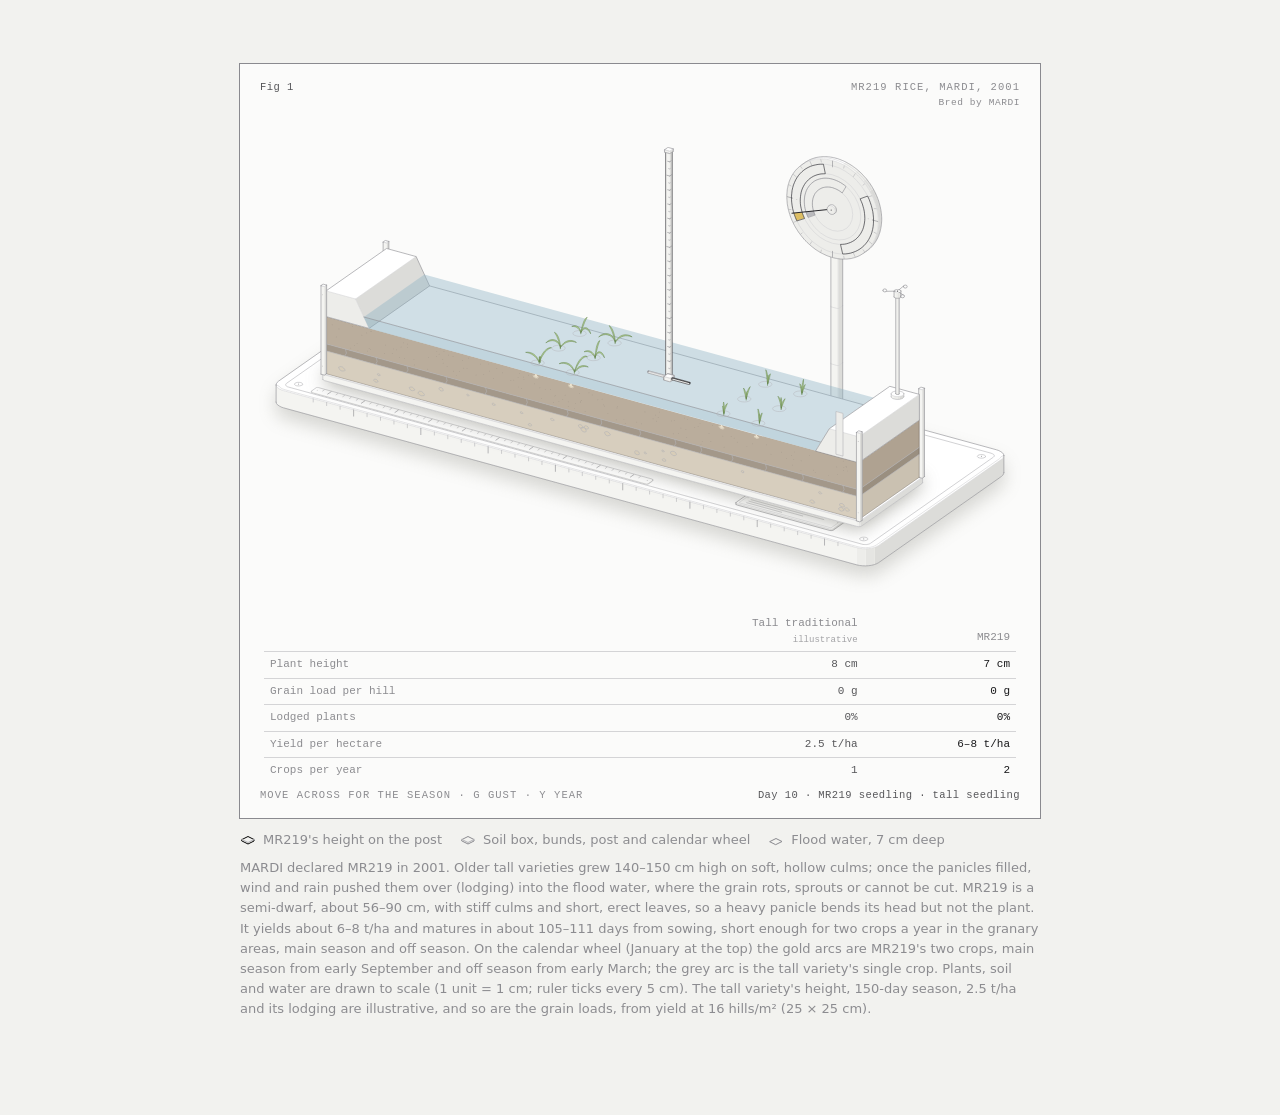
<file: index.html>
<!doctype html><html lang="en"><head><meta charset="utf-8"><meta name="viewport" content="width=device-width, initial-scale=1"><title>MR219 rice</title><meta name="description" content="Why MARDI's semi-dwarf MR219 rice (2001) stays standing where tall varieties lodge, and fits two crops a year."><meta property="og:title" content="MR219 rice, MARDI, 2001"><meta property="og:description" content="A semi-dwarf with stiff stems: 56–90 cm instead of 140–150 cm. It stays standing in the gust, yields 6–8 t/ha and fits two crops a year."><meta property="og:image" content="https://jamesbarker185.github.io/mr219-rice/preview.png"><meta property="og:image:width" content="1200"><meta property="og:image:height" content="1200"><meta property="og:url" content="https://jamesbarker185.github.io/mr219-rice/"><meta name="twitter:card" content="summary_large_image"><style>
.iso{
  --anatomy-page:#0b0b0b;--anatomy-card:#131313;--anatomy-text:#a3a3a3;--anatomy-strong:#e6e6e6;--anatomy-muted:#6e6e6e;
  --anatomy-paper:#131313;--anatomy-face:#1b1b1b;--anatomy-top:#1c1c1c;
  --anatomy-shade-0:#0f0f0f;--anatomy-shade-1:#121212;--anatomy-shade-2:#151515;--anatomy-shade-3:#181818;
  --anatomy-lit-top:#262626;--anatomy-lit-shade:#1d1d1d;
  --anatomy-hi:#d4d4d4;--anatomy-mid:#6a6a6a;--anatomy-lo:#3e3e3e;--anatomy-faint:#2a2a2a;--anatomy-lit:#ffffff;
  --anatomy-halo:#050505;--anatomy-halo-opacity:.9;--anatomy-dot:#e6e6e6;
  --anatomy-red:#ff6b6b;--anatomy-green:#6be0a0;--anatomy-blue:#6b9bff;
  --anatomy-weight:.6px;--anatomy-ease:cubic-bezier(.32,.72,0,1);
  --anatomy-mono:ui-monospace,"SF Mono",Menlo,Consolas,monospace;
  --anatomy-lift:inset 0 1px 0 0 #ffffff0a,inset 0 0 0 1px #ffffff06,0 0 0 1px #00000026,0 1px 1px -.5px #00000014,0 3px 3px -1.5px #00000014,0 6px 6px -3px #00000014,0 12px 12px -6px #00000014;
}
.iso[data-theme="light"]{
  --anatomy-page:#f2f2ef;--anatomy-card:#fbfbfa;--anatomy-text:#57575a;--anatomy-strong:#18181a;--anatomy-muted:#8c8c90;
  --anatomy-paper:#fbfbfa;--anatomy-face:#ffffff;--anatomy-top:#ffffff;
  --anatomy-shade-0:#dcdcd9;--anatomy-shade-1:#e5e5e2;--anatomy-shade-2:#ededea;--anatomy-shade-3:#f4f4f1;
  --anatomy-lit-top:#ffffff;--anatomy-lit-shade:#eeeeeb;
  --anatomy-hi:#26262a;--anatomy-mid:#8a8a8f;--anatomy-lo:#b4b4b8;--anatomy-faint:#d4d4d6;--anatomy-lit:#000000;
  --anatomy-halo:#8a8a80;--anatomy-halo-opacity:.32;--anatomy-dot:#3a3a3e;
  --anatomy-red:#e5484d;--anatomy-green:#30a46c;--anatomy-blue:#3e63dd;
  --anatomy-lift:inset 0 1px 0 0 #ffffff,0 0 0 1px #0000000f,0 1px 1px -.5px #0000000a,0 3px 3px -1.5px #0000000a,0 6px 6px -3px #0000000a,0 12px 12px -6px #0000000a;
}
.iso-svg{display:block;width:100%;height:auto;overflow:visible}
.iso-svg path,.iso-svg circle{vector-effect:non-scaling-stroke}
.iso-fill{fill:var(--anatomy-paper);stroke:none}
.iso-solid[data-lit]>.iso-fill{fill:var(--anatomy-face)}
.iso-shade,.iso-top{stroke:none}
.iso-shade[data-shade="0"]{fill:var(--anatomy-shade-0)}
.iso-shade[data-shade="1"]{fill:var(--anatomy-shade-1)}
.iso-shade[data-shade="2"]{fill:var(--anatomy-shade-2)}
.iso-shade[data-shade="3"]{fill:var(--anatomy-shade-3)}
.iso-top{fill:var(--anatomy-top)}
.iso-solid[data-lit]>.iso-top{fill:var(--anatomy-lit-top)}
.iso-solid[data-lit]>.iso-shade{fill:var(--anatomy-lit-shade)}
.iso-solid[data-seamless]>.iso-shade,.iso-solid[data-seamless]>.iso-top{stroke-width:.4;stroke-linejoin:round}
.iso-solid[data-seamless]>.iso-shade[data-shade="0"]{stroke:var(--anatomy-shade-0)}
.iso-solid[data-seamless]>.iso-shade[data-shade="1"]{stroke:var(--anatomy-shade-1)}
.iso-solid[data-seamless]>.iso-shade[data-shade="2"]{stroke:var(--anatomy-shade-2)}
.iso-solid[data-seamless]>.iso-shade[data-shade="3"]{stroke:var(--anatomy-shade-3)}
.iso-solid[data-seamless]>.iso-top{stroke:var(--anatomy-top)}
.iso-solid[data-seamless][data-lit]>.iso-top{stroke:var(--anatomy-lit-top)}
.iso-solid[data-seamless][data-lit]>.iso-shade{stroke:var(--anatomy-lit-shade)}
.iso-solid[data-lit]>.iso-edge{stroke:var(--anatomy-lit)}
.iso-halo{fill:var(--anatomy-halo);stroke:none;filter:blur(9px);opacity:var(--anatomy-halo-opacity);transform:translateY(3px)}
.iso-line{fill:none;stroke:var(--anatomy-lo);stroke-width:var(--anatomy-weight);stroke-linecap:round;stroke-linejoin:round}
.iso-line[data-tone="hi"]{stroke:var(--anatomy-hi)}
.iso-line[data-tone="mid"]{stroke:var(--anatomy-mid)}
.iso-line[data-tone="lo"]{stroke:var(--anatomy-lo)}
.iso-line[data-tone="faint"]{stroke:var(--anatomy-faint)}
.iso-line[data-tone="lit"]{stroke:var(--anatomy-lit)}
.iso-line[data-tone="red"]{stroke:var(--anatomy-red)}
.iso-line[data-tone="green"]{stroke:var(--anatomy-green)}
.iso-line[data-tone="blue"]{stroke:var(--anatomy-blue)}
.iso-line[data-dotted]{stroke-dasharray:.01 3.5;stroke-width:1}
.iso-line[data-dashed]{stroke-dasharray:3 3}
.iso-line[data-flow]{stroke-dasharray:2 6}
.iso-wire-end{fill:var(--anatomy-paper);stroke:var(--anatomy-lo);stroke-width:var(--anatomy-weight)}
.iso-wire[data-tone="hi"] .iso-wire-end{stroke:var(--anatomy-hi)}
.iso-wire[data-tone="mid"] .iso-wire-end{stroke:var(--anatomy-mid)}
.iso-wire[data-tone="faint"] .iso-wire-end{stroke:var(--anatomy-faint)}
.iso-wire[data-tone="lit"] .iso-wire-end{stroke:var(--anatomy-lit)}
.iso-dots circle{fill:var(--anatomy-dot);stroke:none;opacity:.32}
.iso-dots[data-tone="hi"] circle{opacity:.85}
.iso-dots[data-tone="mid"] circle{opacity:.45}
.iso-dots[data-tone="lo"] circle{opacity:.22}
.iso-dots[data-tone="faint"] circle{opacity:.12}
.iso-face-text{fill:var(--anatomy-mid);font-family:var(--anatomy-mono);letter-spacing:.04em}
.iso-face-text[data-tone="hi"]{fill:var(--anatomy-hi)}
.iso-face-text[data-tone="lo"]{fill:var(--anatomy-lo)}
.iso-face-text[data-tone="faint"]{fill:var(--anatomy-faint)}
.tb-body{fill:var(--anatomy-shade-2);stroke:none}
.tb-shine{fill:var(--anatomy-top);stroke:none}
.tb-shade{fill:var(--anatomy-shade-0);stroke:none}
.tb-ring{fill:none;stroke:var(--anatomy-lo);stroke-width:.45;stroke-linecap:butt;stroke-linejoin:round}
.tb-ring[data-tone="mid"]{stroke:var(--anatomy-mid)}
.tb-ring[data-tone="faint"]{stroke:var(--anatomy-faint)}
.tb-ring[data-tone="hi"]{stroke:var(--anatomy-hi)}
@keyframes iso-flow{to{stroke-dashoffset:-32}}
@keyframes iso-pulse{0%,100%{opacity:.18}12%{opacity:1}40%{opacity:.18}}
.iso-line[data-flow]{animation:iso-flow 1600ms linear infinite}
.iso-dots circle[data-pulse]{animation:iso-pulse 1600ms steps(1,end) infinite;animation-delay:var(--pulse-at,0ms)}
.iso-figure{margin:32px 0 36px}
.iso-plate{position:relative;padding:52px 24px;border-radius:0;background:var(--anatomy-card);box-shadow:0 0 0 1px var(--anatomy-mid);--anatomy-paper:var(--anatomy-card)}
.iso-plate-corners{position:absolute;inset:18px 20px;pointer-events:none}
.iso-plate-corner{position:absolute;color:var(--anatomy-muted);font-family:var(--anatomy-mono);font-size:10.5px;line-height:1;letter-spacing:.04em;white-space:nowrap}
.iso-plate-corner[data-corner="fig"]{top:0;left:0;color:var(--anatomy-text)}
.iso-plate-corner[data-corner="title"]{top:0;right:0;text-transform:uppercase;letter-spacing:.1em}
.iso-plate-corner[data-corner="hint"]{bottom:0;left:0;text-transform:uppercase;letter-spacing:.1em}
.iso-plate-corner[data-corner="readout"]{right:0;bottom:0;color:var(--anatomy-text);font-variant-numeric:tabular-nums}
.iso-plate .iso-svg{margin:0 auto}
.iso-legend{display:grid;gap:8px;margin-top:12px;color:var(--anatomy-muted);font-size:13px;line-height:1.55}
.iso-keys{display:flex;flex-wrap:wrap;gap:6px 18px}
.iso-key{display:inline-flex;align-items:center;gap:7px}
.iso-swatch{width:16px;height:10px;flex:none;overflow:visible}
.iso-swatch path{fill:none;stroke:var(--anatomy-hi);stroke-width:1;vector-effect:non-scaling-stroke;stroke-linejoin:round;stroke-linecap:round}
.iso-swatch[data-mark="raised"] path,.iso-swatch[data-mark="flat"] path{stroke:var(--anatomy-mid)}
.iso-swatch[data-mark="lit"] path{stroke:var(--anatomy-lit)}
.iso-swatch[data-mark="dim"] path{stroke:var(--anatomy-lo)}
.iso-swatch[data-mark="dotted"] path{stroke-dasharray:.01 3;stroke-width:1.4}
.iso-swatch[data-mark="dashed"] path{stroke-dasharray:3 2.5}
.iso-swatch[data-mark="red"] path{stroke:var(--anatomy-red)}
.iso-swatch[data-mark="green"] path{stroke:var(--anatomy-green)}
.iso-swatch[data-mark="blue"] path{stroke:var(--anatomy-blue)}
.iso-swatch-crease{stroke:var(--anatomy-lo)!important}
@media (max-width:560px){.iso-plate{padding:48px 12px 70px}.iso-plate-corner[data-corner="hint"]{bottom:18px}}
@media (prefers-reduced-motion:reduce){.iso-line[data-flow],.iso-dots circle[data-pulse]{animation:none}}

*{box-sizing:border-box}
html{color-scheme:dark}
body[data-theme="light"]{color-scheme:light}
body{margin:0;background:var(--anatomy-page);color:var(--anatomy-text);font:14px/1.6 ui-sans-serif,system-ui,-apple-system,"Segoe UI",sans-serif;-webkit-font-smoothing:antialiased}
.iso-page{width:min(800px,100% - 32px);margin:64px auto 96px}
</style></head><body class="iso" data-theme="light"><main class="iso-page"><style>.mr {
  --mr-water: #8fb3c4;
  --mr-mud: #8a7458;
  --mr-pan: #6e5c47;
  --mr-sub: #b4a07f;
  --mr-stone: #d8cdb8;
  --mr-leaf: #b9d39a;
  --mr-leaf-line: #5d7d43;
  --mr-ripe: #e4cf86;
  --mr-ripe-line: #9c7f2e;
  --mr-grain: #d9b54c;
  --mr-root: #f0e6d2;
  --mr-arc-mr: #d9b54c;
  --mr-arc-tall: #b4b4b8;
  --mr-rain: #6f8fa0;
}

.iso[data-theme="dark"] .mr {
  --mr-water: #3f6f86;
  --mr-mud: #4a3d2e;
  --mr-pan: #3a2f24;
  --mr-sub: #5d5040;
  --mr-stone: #2a2520;
  --mr-leaf: #3f5a2c;
  --mr-leaf-line: #8fb36d;
  --mr-ripe: #6b5a28;
  --mr-ripe-line: #d9bd62;
  --mr-grain: #c9a440;
  --mr-root: #cdbf9f;
  --mr-arc-tall: #4a4a4a;
  --mr-rain: #8fb3c4;
}

.mr .iso-plate {
  overflow: hidden;
}

.mr-credit {
  position: absolute;
  top: 34px;
  right: 20px;
  color: var(--anatomy-muted);
  font-family: var(--anatomy-mono);
  font-size: 9.5px;
  letter-spacing: 0.06em;
  line-height: 1;
  pointer-events: none;
}

.mr-stage {
  position: relative;
  touch-action: pan-y;
  -webkit-tap-highlight-color: transparent;
  user-select: none;
  -webkit-user-select: none;
  cursor: ew-resize;
  margin: 0 -8px;
}

.mr-stage:focus-visible {
  outline: 1px solid var(--anatomy-muted);
  outline-offset: 6px;
}

.mr-stage > svg {
  display: block;
  width: 100%;
  height: auto;
}

.mr-said {
  position: absolute;
  width: 1px;
  height: 1px;
  overflow: hidden;
  clip-path: inset(50%);
  white-space: nowrap;
}

.mr-mud { fill: var(--mr-mud); fill-opacity: 0.55; stroke: none; }
.mr-pan { fill: var(--mr-pan); fill-opacity: 0.6; stroke: none; }
.mr-sub { fill: var(--mr-sub); fill-opacity: 0.45; stroke: none; }
.mr-stone { fill: var(--mr-stone); stroke: none; }
.mr-water { fill: var(--mr-water); fill-opacity: 0.42; stroke: none; }
.mr-water-face { fill-opacity: 0.55; }
.mr-arc { stroke: none; }
.mr-arc-mr { fill: var(--mr-arc-mr); fill-opacity: 0.85; }
.mr-arc-tall { fill: var(--mr-arc-tall); fill-opacity: 0.9; }

.mr-hill .leaf { stroke-width: 0.45; stroke-linejoin: round; }
.mr-hill .stem { fill: none; stroke-width: 0.7; stroke-linecap: round; }
.mr-hill .rachis { fill: none; stroke-width: 0.55; stroke-linecap: round; }
.mr-hill .grain { stroke-width: 0.3; }
.mr-hill .ring { fill: none; stroke: var(--anatomy-lo); stroke-width: 0.45; }
.mr-root { fill: none; stroke: var(--mr-root); stroke-width: 0.45; stroke-linecap: round; }
.mr-rain { stroke: var(--mr-rain); stroke-width: 0.55; stroke-linecap: round; fill: none; }
.mr-ripple { fill: none; stroke: var(--mr-rain); stroke-width: 0.4; }

.mr-table {
  width: 100%;
  margin: 10px 0 -18px;
  border-collapse: collapse;
  font-family: var(--anatomy-mono);
  font-size: 11px;
  font-variant-numeric: tabular-nums;
  color: var(--anatomy-text);
}

.mr-table th,
.mr-table td {
  padding: 4px 6px;
  text-align: right;
  font-weight: 400;
  border-top: 1px solid var(--anatomy-faint);
  white-space: nowrap;
}

.mr-table thead th {
  border-top: none;
  color: var(--anatomy-muted);
  vertical-align: bottom;
}

.mr-table thead th span {
  display: block;
  font-size: 9px;
  opacity: 0.8;
}

.mr-table tbody th {
  text-align: left;
  color: var(--anatomy-muted);
}

.mr-table td[data-cell^="mr-"] {
  color: var(--anatomy-strong);
}

@media (max-width: 560px) {
  .mr-credit { top: 32px; right: 12px; font-size: 8.5px; }
  .mr-stage { margin: 0 -10px; }
  .mr-table { font-size: 10px; }
  .mr-table th, .mr-table td { padding: 3px 3px; }
}
</style><div class="mr"><figure class="iso-figure"><div class="iso-plate"><div class="iso-plate-corners" aria-hidden="true"><span class="iso-plate-corner" data-corner="fig">Fig 1</span><span class="iso-plate-corner" data-corner="title">MR219 rice, MARDI, 2001</span><span class="iso-plate-corner" data-corner="hint">Move across for the season · G gust · Y year</span><span class="iso-plate-corner" data-corner="readout" data-readout>Day 0 · seedlings</span></div><span class="mr-credit">Bred by MARDI</span><div class="mr-stage" tabindex="0" role="slider" aria-roledescription="season" aria-valuemin="0" aria-valuemax="150" aria-valuenow="0" aria-label="MR219 and a tall rice variety. Move the pointer across the figure, or press the arrow keys, to run the season from sowing to ripe grain. Press G or click for a gust of wind and rain, and Y to turn the calendar through a year."><span class="mr-said" aria-live="polite"></span><svg xmlns="http://www.w3.org/2000/svg" class="iso-svg" viewBox="0 0 760 480" role="img" aria-label="A cutaway box of a flooded rice plot, to scale, between two earth bunds. The cut face shows puddled mud, the plough pan and subsoil, with roots. On the left grow hills of a tall traditional rice variety, on the right the semi-dwarf MR219, with a measuring post between them marked in centimetres. Behind stands a calendar wheel with the crop seasons of the year. As the season runs, both rows grow from seedlings to ripe drooping panicles; then a gust of wind and rain bends the tall row over into the water while MR219 sways and stays upright; then the wheel turns through a year, fitting two MR219 crops against one tall crop."><path class="iso-halo" d="M19.9 273.3L20.2 271.9L21 270.6L22.3 269.4L143.8 184.2L145.7 183.1L148 182.2L150.7 181.6L153.6 181.1L156.6 181L159.7 181L162.7 181.4L165.4 182L732.7 337.4L735.1 338.2L737.1 339.2L738.7 340.4L739.7 341.7L740.1 343L740.1 359.9L739.8 361.3L739 362.6L737.7 363.8L616.2 449L614.3 450.1L612 451L609.3 451.7L606.4 452.1L603.4 452.3L600.3 452.2L597.3 451.8L594.6 451.2L27.3 295.8L24.9 295L22.9 294L21.3 292.8L20.3 291.5L19.9 290.2Z"/><g class="iso-solid"><path class="iso-fill" d="M149.1 212.7L149.8 211.3L151.1 210L153.1 209L155.6 208.1L158.4 207.5L161.5 207.2L164.7 207.2L167.7 207.5L170.6 208.1L173.1 208.9L175.1 210L176.4 211.3L177.1 212.6L177.2 214L177.2 216.8L176.5 218.2L175.1 219.4L173.1 220.5L170.7 221.4L167.8 222L164.7 222.3L161.6 222.3L158.5 222L155.6 221.4L153.1 220.5L151.2 219.5L149.8 218.2L149.1 216.9L149.1 215.5Z"/><path class="iso-shade" data-shade="0" d="M175.1 219.4L173.1 220.5L173.1 217.7L175.1 216.6ZM173.1 220.5L170.7 221.4L170.7 218.6L173.1 217.7ZM177.2 216.8L176.5 218.2L176.5 215.4L177.2 214ZM176.5 218.2L175.1 219.4L175.1 216.6L176.5 215.4Z"/><path class="iso-shade" data-shade="1" d="M170.7 221.4L167.8 222L167.8 219.2L170.7 218.6ZM167.8 222L164.7 222.3L164.7 219.5L167.8 219.2ZM164.7 222.3L161.6 222.3L161.6 219.5L164.7 219.5Z"/><path class="iso-shade" data-shade="2" d="M161.6 222.3L158.5 222L158.5 219.2L161.6 219.5ZM158.5 222L155.6 221.4L155.6 218.6L158.5 219.2Z"/><path class="iso-shade" data-shade="3" d="M155.6 221.4L153.1 220.5L153.1 217.7L155.6 218.6ZM153.1 220.5L151.2 219.5L151.2 216.6L153.1 217.7ZM151.2 219.5L149.8 218.2L149.8 215.4L151.2 216.6ZM149.8 218.2L149.1 216.9L149.1 214L149.8 215.4ZM149.1 216.9L149.1 215.5L149.1 212.7L149.1 214Z"/><path class="iso-top" d="M175.1 216.6L173.1 217.7L170.7 218.6L167.8 219.2L164.7 219.5L161.6 219.5L158.5 219.2L155.6 218.6L153.1 217.7L151.2 216.6L149.8 215.4L149.1 214L149.1 212.7L149.8 211.3L151.1 210L153.1 209L155.6 208.1L158.4 207.5L161.5 207.2L164.7 207.2L167.7 207.5L170.6 208.1L173.1 208.9L175.1 210L176.4 211.3L177.1 212.6L177.2 214L176.5 215.4Z"/><path class="iso-line iso-crease" data-tone="faint" d="M177.2 214L176.5 215.4L175.1 216.6L173.1 217.7L170.7 218.6L167.8 219.2L164.7 219.5L161.6 219.5L158.5 219.2L155.6 218.6L153.1 217.7L151.2 216.6L149.8 215.4L149.1 214L149.1 212.7"/><path class="iso-line iso-edge" data-tone="lo" d="M149.1 212.7L149.8 211.3L151.1 210L153.1 209L155.6 208.1L158.4 207.5L161.5 207.2L164.7 207.2L167.7 207.5L170.6 208.1L173.1 208.9L175.1 210L176.4 211.3L177.1 212.6L177.2 214M177.2 216.8L176.5 218.2L175.1 219.4L173.1 220.5L170.7 221.4L167.8 222L164.7 222.3L161.6 222.3L158.5 222L155.6 221.4L153.1 220.5L151.2 219.5L149.8 218.2L149.1 216.9L149.1 215.5M149.1 212.7L149.1 215.5M177.2 214L177.2 216.8"/></g><g class="iso-solid"><path class="iso-fill" d="M152.2 208.6L152.7 207.5L153.8 206.5L155.3 205.7L157.2 205L159.5 204.6L161.9 204.3L164.3 204.3L166.7 204.5L168.9 205L170.9 205.7L172.4 206.5L173.5 207.5L174 208.5L174 209.6L174 213.9L173.5 214.9L172.4 215.9L170.9 216.7L169 217.4L166.8 217.9L164.4 218.1L161.9 218.1L159.5 217.9L157.3 217.4L155.4 216.7L153.8 215.9L152.7 214.9L152.2 213.9L152.2 212.8Z"/><path class="iso-shade" data-shade="0" d="M172.4 215.9L170.9 216.7L170.9 212.5L172.4 211.6ZM170.9 216.7L169 217.4L169 213.2L170.9 212.5ZM174 213.9L173.5 214.9L173.5 210.7L174 209.6ZM173.5 214.9L172.4 215.9L172.4 211.6L173.5 210.7Z"/><path class="iso-shade" data-shade="1" d="M169 217.4L166.8 217.9L166.8 213.6L169 213.2ZM166.8 217.9L164.4 218.1L164.4 213.9L166.8 213.6ZM164.4 218.1L161.9 218.1L161.9 213.9L164.4 213.9Z"/><path class="iso-shade" data-shade="2" d="M161.9 218.1L159.5 217.9L159.5 213.6L161.9 213.9ZM159.5 217.9L157.3 217.4L157.3 213.2L159.5 213.6Z"/><path class="iso-shade" data-shade="3" d="M157.3 217.4L155.4 216.7L155.4 212.5L157.3 213.2ZM155.4 216.7L153.8 215.9L153.8 211.7L155.4 212.5ZM153.8 215.9L152.7 214.9L152.7 210.7L153.8 211.7ZM152.7 214.9L152.2 213.9L152.2 209.6L152.7 210.7ZM152.2 213.9L152.2 212.8L152.2 208.6L152.2 209.6Z"/><path class="iso-top" d="M172.4 211.6L170.9 212.5L169 213.2L166.8 213.6L164.4 213.9L161.9 213.9L159.5 213.6L157.3 213.2L155.4 212.5L153.8 211.7L152.7 210.7L152.2 209.6L152.2 208.6L152.7 207.5L153.8 206.5L155.3 205.7L157.2 205L159.5 204.6L161.9 204.3L164.3 204.3L166.7 204.5L168.9 205L170.9 205.7L172.4 206.5L173.5 207.5L174 208.5L174 209.6L173.5 210.7Z"/><path class="iso-line iso-crease" data-tone="faint" d="M174 209.6L173.5 210.7L172.4 211.6L170.9 212.5L169 213.2L166.8 213.6L164.4 213.9L161.9 213.9L159.5 213.6L157.3 213.2L155.4 212.5L153.8 211.7L152.7 210.7L152.2 209.6L152.2 208.6"/><path class="iso-line iso-edge" data-tone="mid" d="M152.2 208.6L152.7 207.5L153.8 206.5L155.3 205.7L157.2 205L159.5 204.6L161.9 204.3L164.3 204.3L166.7 204.5L168.9 205L170.9 205.7L172.4 206.5L173.5 207.5L174 208.5L174 209.6M174 213.9L173.5 214.9L172.4 215.9L170.9 216.7L169 217.4L166.8 217.9L164.4 218.1L161.9 218.1L159.5 217.9L157.3 217.4L155.4 216.7L153.8 215.9L152.7 214.9L152.2 213.9L152.2 212.8M152.2 208.6L152.2 212.8M174 209.6L174 213.9"/></g><g class="iso-solid"><path class="iso-fill" d="M47.6 283.9L48.2 282.5L49.6 281.3L51.6 280.2L54.1 279.3L56.9 278.7L60 278.4L63.1 278.4L66.2 278.7L69.1 279.3L71.6 280.2L73.5 281.2L74.9 282.5L75.6 283.8L75.6 285.2L75.6 288L74.9 289.4L73.6 290.6L71.6 291.7L69.1 292.6L66.3 293.2L63.2 293.5L60.1 293.5L57 293.2L54.1 292.6L51.6 291.8L49.7 290.7L48.3 289.4L47.6 288.1L47.6 286.7Z"/><path class="iso-shade" data-shade="0" d="M73.6 290.6L71.6 291.7L71.6 288.9L73.6 287.8ZM71.6 291.7L69.1 292.6L69.1 289.8L71.6 288.9ZM75.6 288L74.9 289.4L74.9 286.6L75.6 285.2ZM74.9 289.4L73.6 290.6L73.6 287.8L74.9 286.6Z"/><path class="iso-shade" data-shade="1" d="M69.1 292.6L66.3 293.2L66.3 290.4L69.1 289.8ZM66.3 293.2L63.2 293.5L63.2 290.7L66.3 290.4ZM63.2 293.5L60.1 293.5L60.1 290.7L63.2 290.7Z"/><path class="iso-shade" data-shade="2" d="M60.1 293.5L57 293.2L57 290.4L60.1 290.7ZM57 293.2L54.1 292.6L54.1 289.8L57 290.4Z"/><path class="iso-shade" data-shade="3" d="M54.1 292.6L51.6 291.8L51.6 288.9L54.1 289.8ZM51.6 291.8L49.7 290.7L49.7 287.9L51.6 288.9ZM49.7 290.7L48.3 289.4L48.3 286.6L49.7 287.9ZM48.3 289.4L47.6 288.1L47.6 285.3L48.3 286.6ZM47.6 288.1L47.6 286.7L47.6 283.9L47.6 285.3Z"/><path class="iso-top" d="M73.6 287.8L71.6 288.9L69.1 289.8L66.3 290.4L63.2 290.7L60.1 290.7L57 290.4L54.1 289.8L51.6 288.9L49.7 287.9L48.3 286.6L47.6 285.3L47.6 283.9L48.2 282.5L49.6 281.3L51.6 280.2L54.1 279.3L56.9 278.7L60 278.4L63.1 278.4L66.2 278.7L69.1 279.3L71.6 280.2L73.5 281.2L74.9 282.5L75.6 283.8L75.6 285.2L74.9 286.6Z"/><path class="iso-line iso-crease" data-tone="faint" d="M75.6 285.2L74.9 286.6L73.6 287.8L71.6 288.9L69.1 289.8L66.3 290.4L63.2 290.7L60.1 290.7L57 290.4L54.1 289.8L51.6 288.9L49.7 287.9L48.3 286.6L47.6 285.3L47.6 283.9"/><path class="iso-line iso-edge" data-tone="lo" d="M47.6 283.9L48.2 282.5L49.6 281.3L51.6 280.2L54.1 279.3L56.9 278.7L60 278.4L63.1 278.4L66.2 278.7L69.1 279.3L71.6 280.2L73.5 281.2L74.9 282.5L75.6 283.8L75.6 285.2M75.6 288L74.9 289.4L73.6 290.6L71.6 291.7L69.1 292.6L66.3 293.2L63.2 293.5L60.1 293.5L57 293.2L54.1 292.6L51.6 291.8L49.7 290.7L48.3 289.4L47.6 288.1L47.6 286.7M47.6 283.9L47.6 286.7M75.6 285.2L75.6 288"/></g><g class="iso-solid"><path class="iso-fill" d="M50.7 279.8L51.2 278.7L52.3 277.8L53.8 276.9L55.7 276.2L57.9 275.8L60.3 275.5L62.8 275.5L65.2 275.8L67.4 276.2L69.4 276.9L70.9 277.7L72 278.7L72.5 279.8L72.5 280.8L72.5 285.1L72 286.1L70.9 287.1L69.4 287.9L67.5 288.6L65.3 289.1L62.9 289.3L60.4 289.3L58 289.1L55.8 288.6L53.8 288L52.3 287.1L51.2 286.1L50.7 285.1L50.7 284Z"/><path class="iso-shade" data-shade="0" d="M70.9 287.1L69.4 287.9L69.4 283.7L70.9 282.9ZM69.4 287.9L67.5 288.6L67.5 284.4L69.4 283.7ZM72.5 285.1L72 286.1L72 281.9L72.5 280.8ZM72 286.1L70.9 287.1L70.9 282.9L72 281.9Z"/><path class="iso-shade" data-shade="1" d="M67.5 288.6L65.3 289.1L65.3 284.9L67.5 284.4ZM65.3 289.1L62.9 289.3L62.9 285.1L65.3 284.9ZM62.9 289.3L60.4 289.3L60.4 285.1L62.9 285.1Z"/><path class="iso-shade" data-shade="2" d="M60.4 289.3L58 289.1L58 284.9L60.4 285.1ZM58 289.1L55.8 288.6L55.8 284.4L58 284.9Z"/><path class="iso-shade" data-shade="3" d="M55.8 288.6L53.8 288L53.8 283.7L55.8 284.4ZM53.8 288L52.3 287.1L52.3 282.9L53.8 283.7ZM52.3 287.1L51.2 286.1L51.2 281.9L52.3 282.9ZM51.2 286.1L50.7 285.1L50.7 280.9L51.2 281.9ZM50.7 285.1L50.7 284L50.7 279.8L50.7 280.9Z"/><path class="iso-top" d="M70.9 282.9L69.4 283.7L67.5 284.4L65.3 284.9L62.9 285.1L60.4 285.1L58 284.9L55.8 284.4L53.8 283.7L52.3 282.9L51.2 281.9L50.7 280.9L50.7 279.8L51.2 278.7L52.3 277.8L53.8 276.9L55.7 276.2L57.9 275.8L60.3 275.5L62.8 275.5L65.2 275.8L67.4 276.2L69.4 276.9L70.9 277.7L72 278.7L72.5 279.8L72.5 280.8L72 281.9Z"/><path class="iso-line iso-crease" data-tone="faint" d="M72.5 280.8L72 281.9L70.9 282.9L69.4 283.7L67.5 284.4L65.3 284.9L62.9 285.1L60.4 285.1L58 284.9L55.8 284.4L53.8 283.7L52.3 282.9L51.2 281.9L50.7 280.9L50.7 279.8"/><path class="iso-line iso-edge" data-tone="mid" d="M50.7 279.8L51.2 278.7L52.3 277.8L53.8 276.9L55.7 276.2L57.9 275.8L60.3 275.5L62.8 275.5L65.2 275.8L67.4 276.2L69.4 276.9L70.9 277.7L72 278.7L72.5 279.8L72.5 280.8M72.5 285.1L72 286.1L70.9 287.1L69.4 287.9L67.5 288.6L65.3 289.1L62.9 289.3L60.4 289.3L58 289.1L55.8 288.6L53.8 288L52.3 287.1L51.2 286.1L50.7 285.1L50.7 284M50.7 279.8L50.7 284M72.5 280.8L72.5 285.1"/></g><g class="iso-solid"><path class="iso-fill" d="M416.7 286L417.4 284.6L418.8 283.4L420.7 282.3L423.2 281.4L426.1 280.8L429.1 280.5L432.3 280.5L435.4 280.8L438.2 281.4L440.7 282.3L442.7 283.3L444.1 284.6L444.8 285.9L444.8 287.3L444.8 290.1L444.1 291.5L442.7 292.7L440.8 293.8L438.3 294.7L435.5 295.3L432.4 295.6L429.2 295.6L426.1 295.3L423.3 294.7L420.8 293.9L418.8 292.8L417.4 291.5L416.7 290.2L416.7 288.8Z"/><path class="iso-shade" data-shade="0" d="M442.7 292.7L440.8 293.8L440.8 291L442.7 289.9ZM440.8 293.8L438.3 294.7L438.3 291.9L440.8 291ZM444.8 290.1L444.1 291.5L444.1 288.7L444.8 287.3ZM444.1 291.5L442.7 292.7L442.7 289.9L444.1 288.7Z"/><path class="iso-shade" data-shade="1" d="M438.3 294.7L435.5 295.3L435.5 292.5L438.3 291.9ZM435.5 295.3L432.4 295.6L432.4 292.8L435.5 292.5ZM432.4 295.6L429.2 295.6L429.2 292.8L432.4 292.8Z"/><path class="iso-shade" data-shade="2" d="M429.2 295.6L426.1 295.3L426.1 292.5L429.2 292.8ZM426.1 295.3L423.3 294.7L423.3 291.9L426.1 292.5Z"/><path class="iso-shade" data-shade="3" d="M423.3 294.7L420.8 293.9L420.8 291L423.3 291.9ZM420.8 293.9L418.8 292.8L418.8 290L420.8 291ZM418.8 292.8L417.4 291.5L417.4 288.7L418.8 290ZM417.4 291.5L416.7 290.2L416.7 287.4L417.4 288.7ZM416.7 290.2L416.7 288.8L416.7 286L416.7 287.4Z"/><path class="iso-top" d="M442.7 289.9L440.8 291L438.3 291.9L435.5 292.5L432.4 292.8L429.2 292.8L426.1 292.5L423.3 291.9L420.8 291L418.8 290L417.4 288.7L416.7 287.4L416.7 286L417.4 284.6L418.8 283.4L420.7 282.3L423.2 281.4L426.1 280.8L429.1 280.5L432.3 280.5L435.4 280.8L438.2 281.4L440.7 282.3L442.7 283.3L444.1 284.6L444.8 285.9L444.8 287.3L444.1 288.7Z"/><path class="iso-line iso-crease" data-tone="faint" d="M444.8 287.3L444.1 288.7L442.7 289.9L440.8 291L438.3 291.9L435.5 292.5L432.4 292.8L429.2 292.8L426.1 292.5L423.3 291.9L420.8 291L418.8 290L417.4 288.7L416.7 287.4L416.7 286"/><path class="iso-line iso-edge" data-tone="lo" d="M416.7 286L417.4 284.6L418.8 283.4L420.7 282.3L423.2 281.4L426.1 280.8L429.1 280.5L432.3 280.5L435.4 280.8L438.2 281.4L440.7 282.3L442.7 283.3L444.1 284.6L444.8 285.9L444.8 287.3M444.8 290.1L444.1 291.5L442.7 292.7L440.8 293.8L438.3 294.7L435.5 295.3L432.4 295.6L429.2 295.6L426.1 295.3L423.3 294.7L420.8 293.9L418.8 292.8L417.4 291.5L416.7 290.2L416.7 288.8M416.7 286L416.7 288.8M444.8 287.3L444.8 290.1"/></g><g class="iso-solid"><path class="iso-fill" d="M419.8 281.9L420.4 280.8L421.4 279.9L423 279L424.9 278.3L427.1 277.9L429.5 277.6L432 277.6L434.4 277.9L436.6 278.3L438.5 279L440 279.8L441.1 280.8L441.7 281.9L441.7 282.9L441.7 287.2L441.1 288.2L440.1 289.2L438.5 290L436.6 290.7L434.4 291.2L432 291.4L429.6 291.4L427.2 291.2L424.9 290.7L423 290.1L421.5 289.2L420.4 288.2L419.8 287.2L419.8 286.1Z"/><path class="iso-shade" data-shade="0" d="M440.1 289.2L438.5 290L438.5 285.8L440.1 285ZM438.5 290L436.6 290.7L436.6 286.5L438.5 285.8ZM441.7 287.2L441.1 288.2L441.1 284L441.7 282.9ZM441.1 288.2L440.1 289.2L440.1 285L441.1 284Z"/><path class="iso-shade" data-shade="1" d="M436.6 290.7L434.4 291.2L434.4 287L436.6 286.5ZM434.4 291.2L432 291.4L432 287.2L434.4 287ZM432 291.4L429.6 291.4L429.6 287.2L432 287.2Z"/><path class="iso-shade" data-shade="2" d="M429.6 291.4L427.2 291.2L427.2 287L429.6 287.2ZM427.2 291.2L424.9 290.7L424.9 286.5L427.2 287Z"/><path class="iso-shade" data-shade="3" d="M424.9 290.7L423 290.1L423 285.8L424.9 286.5ZM423 290.1L421.5 289.2L421.5 285L423 285.8ZM421.5 289.2L420.4 288.2L420.4 284L421.5 285ZM420.4 288.2L419.8 287.2L419.8 283L420.4 284ZM419.8 287.2L419.8 286.1L419.8 281.9L419.8 283Z"/><path class="iso-top" d="M440.1 285L438.5 285.8L436.6 286.5L434.4 287L432 287.2L429.6 287.2L427.2 287L424.9 286.5L423 285.8L421.5 285L420.4 284L419.8 283L419.8 281.9L420.4 280.8L421.4 279.9L423 279L424.9 278.3L427.1 277.9L429.5 277.6L432 277.6L434.4 277.9L436.6 278.3L438.5 279L440 279.8L441.1 280.8L441.7 281.9L441.7 282.9L441.1 284Z"/><path class="iso-line iso-crease" data-tone="faint" d="M441.7 282.9L441.1 284L440.1 285L438.5 285.8L436.6 286.5L434.4 287L432 287.2L429.6 287.2L427.2 287L424.9 286.5L423 285.8L421.5 285L420.4 284L419.8 283L419.8 281.9"/><path class="iso-line iso-edge" data-tone="mid" d="M419.8 281.9L420.4 280.8L421.4 279.9L423 279L424.9 278.3L427.1 277.9L429.5 277.6L432 277.6L434.4 277.9L436.6 278.3L438.5 279L440 279.8L441.1 280.8L441.7 281.9L441.7 282.9M441.7 287.2L441.1 288.2L440.1 289.2L438.5 290L436.6 290.7L434.4 291.2L432 291.4L429.6 291.4L427.2 291.2L424.9 290.7L423 290.1L421.5 289.2L420.4 288.2L419.8 287.2L419.8 286.1M419.8 281.9L419.8 286.1M441.7 282.9L441.7 287.2"/></g><g class="iso-solid"><path class="iso-fill" d="M315.2 357.2L315.9 355.8L317.3 354.6L319.2 353.5L321.7 352.6L324.5 352L327.6 351.7L330.8 351.7L333.9 352L336.7 352.6L339.2 353.5L341.2 354.5L342.6 355.8L343.3 357.1L343.3 358.5L343.3 361.4L342.6 362.7L341.2 364L339.3 365.1L336.8 365.9L333.9 366.5L330.9 366.8L327.7 366.8L324.6 366.5L321.8 365.9L319.3 365.1L317.3 364L315.9 362.7L315.2 361.4L315.2 360Z"/><path class="iso-shade" data-shade="0" d="M341.2 364L339.3 365.1L339.3 362.2L341.2 361.1ZM339.3 365.1L336.8 365.9L336.8 363.1L339.3 362.2ZM343.3 361.4L342.6 362.7L342.6 359.9L343.3 358.5ZM342.6 362.7L341.2 364L341.2 361.1L342.6 359.9Z"/><path class="iso-shade" data-shade="1" d="M336.8 365.9L333.9 366.5L333.9 363.7L336.8 363.1ZM333.9 366.5L330.9 366.8L330.9 364L333.9 363.7ZM330.9 366.8L327.7 366.8L327.7 364L330.9 364Z"/><path class="iso-shade" data-shade="2" d="M327.7 366.8L324.6 366.5L324.6 363.7L327.7 364ZM324.6 366.5L321.8 365.9L321.8 363.1L324.6 363.7Z"/><path class="iso-shade" data-shade="3" d="M321.8 365.9L319.3 365.1L319.3 362.2L321.8 363.1ZM319.3 365.1L317.3 364L317.3 361.2L319.3 362.2ZM317.3 364L315.9 362.7L315.9 359.9L317.3 361.2ZM315.9 362.7L315.2 361.4L315.2 358.6L315.9 359.9ZM315.2 361.4L315.2 360L315.2 357.2L315.2 358.6Z"/><path class="iso-top" d="M341.2 361.1L339.3 362.2L336.8 363.1L333.9 363.7L330.9 364L327.7 364L324.6 363.7L321.8 363.1L319.3 362.2L317.3 361.2L315.9 359.9L315.2 358.6L315.2 357.2L315.9 355.8L317.3 354.6L319.2 353.5L321.7 352.6L324.5 352L327.6 351.7L330.8 351.7L333.9 352L336.7 352.6L339.2 353.5L341.2 354.5L342.6 355.8L343.3 357.1L343.3 358.5L342.6 359.9Z"/><path class="iso-line iso-crease" data-tone="faint" d="M343.3 358.5L342.6 359.9L341.2 361.1L339.3 362.2L336.8 363.1L333.9 363.7L330.9 364L327.7 364L324.6 363.7L321.8 363.1L319.3 362.2L317.3 361.2L315.9 359.9L315.2 358.6L315.2 357.2"/><path class="iso-line iso-edge" data-tone="lo" d="M315.2 357.2L315.9 355.8L317.3 354.6L319.2 353.5L321.7 352.6L324.5 352L327.6 351.7L330.8 351.7L333.9 352L336.7 352.6L339.2 353.5L341.2 354.5L342.6 355.8L343.3 357.1L343.3 358.5M343.3 361.4L342.6 362.7L341.2 364L339.3 365.1L336.8 365.9L333.9 366.5L330.9 366.8L327.7 366.8L324.6 366.5L321.8 365.9L319.3 365.1L317.3 364L315.9 362.7L315.2 361.4L315.2 360M315.2 357.2L315.2 360M343.3 358.5L343.3 361.4"/></g><g class="iso-solid"><path class="iso-fill" d="M318.3 353.1L318.9 352L319.9 351.1L321.5 350.2L323.4 349.6L325.6 349.1L328 348.8L330.4 348.8L332.8 349.1L335.1 349.5L337 350.2L338.5 351.1L339.6 352L340.2 353.1L340.2 354.2L340.2 358.4L339.6 359.4L338.6 360.4L337 361.3L335.1 361.9L332.9 362.4L330.5 362.6L328 362.6L325.6 362.4L323.4 361.9L321.5 361.3L320 360.4L318.9 359.5L318.3 358.4L318.3 357.3Z"/><path class="iso-shade" data-shade="0" d="M338.6 360.4L337 361.3L337 357L338.6 356.2ZM337 361.3L335.1 361.9L335.1 357.7L337 357ZM340.2 358.4L339.6 359.4L339.6 355.2L340.2 354.2ZM339.6 359.4L338.6 360.4L338.6 356.2L339.6 355.2Z"/><path class="iso-shade" data-shade="1" d="M335.1 361.9L332.9 362.4L332.9 358.2L335.1 357.7ZM332.9 362.4L330.5 362.6L330.5 358.4L332.9 358.2ZM330.5 362.6L328 362.6L328 358.4L330.5 358.4Z"/><path class="iso-shade" data-shade="2" d="M328 362.6L325.6 362.4L325.6 358.2L328 358.4ZM325.6 362.4L323.4 361.9L323.4 357.7L325.6 358.2Z"/><path class="iso-shade" data-shade="3" d="M323.4 361.9L321.5 361.3L321.5 357L323.4 357.7ZM321.5 361.3L320 360.4L320 356.2L321.5 357ZM320 360.4L318.9 359.5L318.9 355.2L320 356.2ZM318.9 359.5L318.3 358.4L318.3 354.2L318.9 355.2ZM318.3 358.4L318.3 357.3L318.3 353.1L318.3 354.2Z"/><path class="iso-top" d="M338.6 356.2L337 357L335.1 357.7L332.9 358.2L330.5 358.4L328 358.4L325.6 358.2L323.4 357.7L321.5 357L320 356.2L318.9 355.2L318.3 354.2L318.3 353.1L318.9 352L319.9 351.1L321.5 350.2L323.4 349.6L325.6 349.1L328 348.8L330.4 348.8L332.8 349.1L335.1 349.5L337 350.2L338.5 351.1L339.6 352L340.2 353.1L340.2 354.2L339.6 355.2Z"/><path class="iso-line iso-crease" data-tone="faint" d="M340.2 354.2L339.6 355.2L338.6 356.2L337 357L335.1 357.7L332.9 358.2L330.5 358.4L328 358.4L325.6 358.2L323.4 357.7L321.5 357L320 356.2L318.9 355.2L318.3 354.2L318.3 353.1"/><path class="iso-line iso-edge" data-tone="mid" d="M318.3 353.1L318.9 352L319.9 351.1L321.5 350.2L323.4 349.6L325.6 349.1L328 348.8L330.4 348.8L332.8 349.1L335.1 349.5L337 350.2L338.5 351.1L339.6 352L340.2 353.1L340.2 354.2M340.2 358.4L339.6 359.4L338.6 360.4L337 361.3L335.1 361.9L332.9 362.4L330.5 362.6L328 362.6L325.6 362.4L323.4 361.9L321.5 361.3L320 360.4L318.9 359.5L318.3 358.4L318.3 357.3M318.3 353.1L318.3 357.3M340.2 354.2L340.2 358.4"/></g><g class="iso-solid"><path class="iso-fill" d="M684.4 359.3L685.1 357.9L686.4 356.7L688.4 355.6L690.9 354.7L693.7 354.1L696.8 353.8L699.9 353.8L703 354.1L705.9 354.7L708.4 355.6L710.3 356.7L711.7 357.9L712.4 359.2L712.4 360.6L712.4 363.5L711.8 364.8L710.4 366.1L708.4 367.2L705.9 368L703.1 368.6L700 368.9L696.9 368.9L693.8 368.6L690.9 368L688.4 367.2L686.5 366.1L685.1 364.8L684.4 363.5L684.4 362.1Z"/><path class="iso-shade" data-shade="0" d="M710.4 366.1L708.4 367.2L708.4 364.3L710.4 363.2ZM708.4 367.2L705.9 368L705.9 365.2L708.4 364.3ZM712.4 363.5L711.8 364.8L711.8 362L712.4 360.6ZM711.8 364.8L710.4 366.1L710.4 363.2L711.8 362Z"/><path class="iso-shade" data-shade="1" d="M705.9 368L703.1 368.6L703.1 365.8L705.9 365.2ZM703.1 368.6L700 368.9L700 366.1L703.1 365.8ZM700 368.9L696.9 368.9L696.9 366.1L700 366.1Z"/><path class="iso-shade" data-shade="2" d="M696.9 368.9L693.8 368.6L693.8 365.8L696.9 366.1ZM693.8 368.6L690.9 368L690.9 365.2L693.8 365.8Z"/><path class="iso-shade" data-shade="3" d="M690.9 368L688.4 367.2L688.4 364.4L690.9 365.2ZM688.4 367.2L686.5 366.1L686.5 363.3L688.4 364.4ZM686.5 366.1L685.1 364.8L685.1 362L686.5 363.3ZM685.1 364.8L684.4 363.5L684.4 360.7L685.1 362ZM684.4 363.5L684.4 362.1L684.4 359.3L684.4 360.7Z"/><path class="iso-top" d="M710.4 363.2L708.4 364.3L705.9 365.2L703.1 365.8L700 366.1L696.9 366.1L693.8 365.8L690.9 365.2L688.4 364.4L686.5 363.3L685.1 362L684.4 360.7L684.4 359.3L685.1 357.9L686.4 356.7L688.4 355.6L690.9 354.7L693.7 354.1L696.8 353.8L699.9 353.8L703 354.1L705.9 354.7L708.4 355.6L710.3 356.7L711.7 357.9L712.4 359.2L712.4 360.6L711.8 362Z"/><path class="iso-line iso-crease" data-tone="faint" d="M712.4 360.6L711.8 362L710.4 363.2L708.4 364.3L705.9 365.2L703.1 365.8L700 366.1L696.9 366.1L693.8 365.8L690.9 365.2L688.4 364.4L686.5 363.3L685.1 362L684.4 360.7L684.4 359.3"/><path class="iso-line iso-edge" data-tone="lo" d="M684.4 359.3L685.1 357.9L686.4 356.7L688.4 355.6L690.9 354.7L693.7 354.1L696.8 353.8L699.9 353.8L703 354.1L705.9 354.7L708.4 355.6L710.3 356.7L711.7 357.9L712.4 359.2L712.4 360.6M712.4 363.5L711.8 364.8L710.4 366.1L708.4 367.2L705.9 368L703.1 368.6L700 368.9L696.9 368.9L693.8 368.6L690.9 368L688.4 367.2L686.5 366.1L685.1 364.8L684.4 363.5L684.4 362.1M684.4 359.3L684.4 362.1M712.4 360.6L712.4 363.5"/></g><g class="iso-solid"><path class="iso-fill" d="M687.5 355.2L688 354.1L689.1 353.2L690.6 352.3L692.5 351.7L694.7 351.2L697.1 350.9L699.6 350.9L702 351.2L704.2 351.6L706.2 352.3L707.7 353.2L708.8 354.1L709.3 355.2L709.3 356.3L709.3 360.5L708.8 361.5L707.7 362.5L706.2 363.4L704.3 364L702.1 364.5L699.7 364.7L697.2 364.7L694.8 364.5L692.6 364L690.6 363.4L689.1 362.5L688 361.6L687.5 360.5L687.5 359.4Z"/><path class="iso-shade" data-shade="0" d="M707.7 362.5L706.2 363.4L706.2 359.1L707.7 358.3ZM706.2 363.4L704.3 364L704.3 359.8L706.2 359.1ZM709.3 360.5L708.8 361.5L708.8 357.3L709.3 356.3ZM708.8 361.5L707.7 362.5L707.7 358.3L708.8 357.3Z"/><path class="iso-shade" data-shade="1" d="M704.3 364L702.1 364.5L702.1 360.3L704.3 359.8ZM702.1 364.5L699.7 364.7L699.7 360.5L702.1 360.3ZM699.7 364.7L697.2 364.7L697.2 360.5L699.7 360.5Z"/><path class="iso-shade" data-shade="2" d="M697.2 364.7L694.8 364.5L694.8 360.3L697.2 360.5ZM694.8 364.5L692.6 364L692.6 359.8L694.8 360.3Z"/><path class="iso-shade" data-shade="3" d="M692.6 364L690.6 363.4L690.6 359.1L692.6 359.8ZM690.6 363.4L689.1 362.5L689.1 358.3L690.6 359.1ZM689.1 362.5L688 361.6L688 357.3L689.1 358.3ZM688 361.6L687.5 360.5L687.5 356.3L688 357.3ZM687.5 360.5L687.5 359.4L687.5 355.2L687.5 356.3Z"/><path class="iso-top" d="M707.7 358.3L706.2 359.1L704.3 359.8L702.1 360.3L699.7 360.5L697.2 360.5L694.8 360.3L692.6 359.8L690.6 359.1L689.1 358.3L688 357.3L687.5 356.3L687.5 355.2L688 354.1L689.1 353.2L690.6 352.3L692.5 351.7L694.7 351.2L697.1 350.9L699.6 350.9L702 351.2L704.2 351.6L706.2 352.3L707.7 353.2L708.8 354.1L709.3 355.2L709.3 356.3L708.8 357.3Z"/><path class="iso-line iso-crease" data-tone="faint" d="M709.3 356.3L708.8 357.3L707.7 358.3L706.2 359.1L704.3 359.8L702.1 360.3L699.7 360.5L697.2 360.5L694.8 360.3L692.6 359.8L690.6 359.1L689.1 358.3L688 357.3L687.5 356.3L687.5 355.2"/><path class="iso-line iso-edge" data-tone="mid" d="M687.5 355.2L688 354.1L689.1 353.2L690.6 352.3L692.5 351.7L694.7 351.2L697.1 350.9L699.6 350.9L702 351.2L704.2 351.6L706.2 352.3L707.7 353.2L708.8 354.1L709.3 355.2L709.3 356.3M709.3 360.5L708.8 361.5L707.7 362.5L706.2 363.4L704.3 364L702.1 364.5L699.7 364.7L697.2 364.7L694.8 364.5L692.6 364L690.6 363.4L689.1 362.5L688 361.6L687.5 360.5L687.5 359.4M687.5 355.2L687.5 359.4M709.3 356.3L709.3 360.5"/></g><g class="iso-solid"><path class="iso-fill" d="M582.8 430.5L583.5 429.1L584.9 427.9L586.9 426.8L589.3 425.9L592.2 425.3L595.3 425L598.4 425L601.5 425.3L604.4 425.9L606.9 426.8L608.8 427.9L610.2 429.1L610.9 430.5L610.9 431.9L610.9 434.7L610.2 436L608.9 437.3L606.9 438.4L604.4 439.2L601.6 439.8L598.5 440.1L595.3 440.2L592.3 439.8L589.4 439.2L586.9 438.4L584.9 437.3L583.6 436.1L582.9 434.7L582.8 433.3Z"/><path class="iso-shade" data-shade="0" d="M608.9 437.3L606.9 438.4L606.9 435.5L608.9 434.5ZM606.9 438.4L604.4 439.2L604.4 436.4L606.9 435.5ZM610.9 434.7L610.2 436L610.2 433.2L610.9 431.9ZM610.2 436L608.9 437.3L608.9 434.5L610.2 433.2Z"/><path class="iso-shade" data-shade="1" d="M604.4 439.2L601.6 439.8L601.6 437L604.4 436.4ZM601.6 439.8L598.5 440.1L598.5 437.3L601.6 437ZM598.5 440.1L595.3 440.2L595.3 437.3L598.5 437.3Z"/><path class="iso-shade" data-shade="2" d="M595.3 440.2L592.3 439.8L592.3 437L595.3 437.3ZM592.3 439.8L589.4 439.2L589.4 436.4L592.3 437Z"/><path class="iso-shade" data-shade="3" d="M589.4 439.2L586.9 438.4L586.9 435.6L589.4 436.4ZM586.9 438.4L584.9 437.3L584.9 434.5L586.9 435.6ZM584.9 437.3L583.6 436.1L583.6 433.2L584.9 434.5ZM583.6 436.1L582.9 434.7L582.9 431.9L583.6 433.2ZM582.9 434.7L582.8 433.3L582.8 430.5L582.9 431.9Z"/><path class="iso-top" d="M608.9 434.5L606.9 435.5L604.4 436.4L601.6 437L598.5 437.3L595.3 437.3L592.3 437L589.4 436.4L586.9 435.6L584.9 434.5L583.6 433.2L582.9 431.9L582.8 430.5L583.5 429.1L584.9 427.9L586.9 426.8L589.3 425.9L592.2 425.3L595.3 425L598.4 425L601.5 425.3L604.4 425.9L606.9 426.8L608.8 427.9L610.2 429.1L610.9 430.5L610.9 431.9L610.2 433.2Z"/><path class="iso-line iso-crease" data-tone="faint" d="M610.9 431.9L610.2 433.2L608.9 434.5L606.9 435.5L604.4 436.4L601.6 437L598.5 437.3L595.3 437.3L592.3 437L589.4 436.4L586.9 435.6L584.9 434.5L583.6 433.2L582.9 431.9L582.8 430.5"/><path class="iso-line iso-edge" data-tone="lo" d="M582.8 430.5L583.5 429.1L584.9 427.9L586.9 426.8L589.3 425.9L592.2 425.3L595.3 425L598.4 425L601.5 425.3L604.4 425.9L606.9 426.8L608.8 427.9L610.2 429.1L610.9 430.5L610.9 431.9M610.9 434.7L610.2 436L608.9 437.3L606.9 438.4L604.4 439.2L601.6 439.8L598.5 440.1L595.3 440.2L592.3 439.8L589.4 439.2L586.9 438.4L584.9 437.3L583.6 436.1L582.9 434.7L582.8 433.3M582.8 430.5L582.8 433.3M610.9 431.9L610.9 434.7"/></g><g class="iso-solid"><path class="iso-fill" d="M586 426.4L586.5 425.4L587.6 424.4L589.1 423.5L591 422.9L593.2 422.4L595.6 422.2L598.1 422.1L600.5 422.4L602.7 422.9L604.6 423.5L606.2 424.4L607.3 425.3L607.8 426.4L607.8 427.5L607.8 431.7L607.3 432.8L606.2 433.7L604.7 434.6L602.8 435.2L600.5 435.7L598.1 436L595.7 436L593.3 435.7L591.1 435.3L589.1 434.6L587.6 433.7L586.5 432.8L586 431.7L586 430.6Z"/><path class="iso-shade" data-shade="0" d="M606.2 433.7L604.7 434.6L604.7 430.3L606.2 429.5ZM604.7 434.6L602.8 435.2L602.8 431L604.7 430.3ZM607.8 431.7L607.3 432.8L607.3 428.5L607.8 427.5ZM607.3 432.8L606.2 433.7L606.2 429.5L607.3 428.5Z"/><path class="iso-shade" data-shade="1" d="M602.8 435.2L600.5 435.7L600.5 431.5L602.8 431ZM600.5 435.7L598.1 436L598.1 431.7L600.5 431.5ZM598.1 436L595.7 436L595.7 431.7L598.1 431.7Z"/><path class="iso-shade" data-shade="2" d="M595.7 436L593.3 435.7L593.3 431.5L595.7 431.7ZM593.3 435.7L591.1 435.3L591.1 431L593.3 431.5Z"/><path class="iso-shade" data-shade="3" d="M591.1 435.3L589.1 434.6L589.1 430.4L591.1 431ZM589.1 434.6L587.6 433.7L587.6 429.5L589.1 430.4ZM587.6 433.7L586.5 432.8L586.5 428.5L587.6 429.5ZM586.5 432.8L586 431.7L586 427.5L586.5 428.5ZM586 431.7L586 430.6L586 426.4L586 427.5Z"/><path class="iso-top" d="M606.2 429.5L604.7 430.3L602.8 431L600.5 431.5L598.1 431.7L595.7 431.7L593.3 431.5L591.1 431L589.1 430.4L587.6 429.5L586.5 428.5L586 427.5L586 426.4L586.5 425.4L587.6 424.4L589.1 423.5L591 422.9L593.2 422.4L595.6 422.2L598.1 422.1L600.5 422.4L602.7 422.9L604.6 423.5L606.2 424.4L607.3 425.3L607.8 426.4L607.8 427.5L607.3 428.5Z"/><path class="iso-line iso-crease" data-tone="faint" d="M607.8 427.5L607.3 428.5L606.2 429.5L604.7 430.3L602.8 431L600.5 431.5L598.1 431.7L595.7 431.7L593.3 431.5L591.1 431L589.1 430.4L587.6 429.5L586.5 428.5L586 427.5L586 426.4"/><path class="iso-line iso-edge" data-tone="mid" d="M586 426.4L586.5 425.4L587.6 424.4L589.1 423.5L591 422.9L593.2 422.4L595.6 422.2L598.1 422.1L600.5 422.4L602.7 422.9L604.6 423.5L606.2 424.4L607.3 425.3L607.8 426.4L607.8 427.5M607.8 431.7L607.3 432.8L606.2 433.7L604.7 434.6L602.8 435.2L600.5 435.7L598.1 436L595.7 436L593.3 435.7L591.1 435.3L589.1 434.6L587.6 433.7L586.5 432.8L586 431.7L586 430.6M586 426.4L586 430.6M607.8 427.5L607.8 431.7"/></g><g class="iso-solid"><path class="iso-fill" d="M19.9 266.2L20.2 264.9L21 263.6L22.3 262.4L143.8 177.1L145.7 176.1L148 175.2L150.7 174.5L153.6 174.1L156.6 173.9L159.7 174L162.7 174.3L165.4 174.9L732.7 330.3L735.1 331.1L737.1 332.2L738.7 333.3L739.7 334.6L740.1 336L740.1 352.9L739.8 354.2L739 355.5L737.7 356.7L616.2 442L614.3 443L612 443.9L609.3 444.6L606.4 445L603.4 445.2L600.3 445.1L597.3 444.8L594.6 444.2L27.3 288.8L24.9 288L22.9 286.9L21.3 285.8L20.3 284.5L19.9 283.1Z"/><path class="iso-shade" data-shade="0" d="M740.1 352.9L739.8 354.2L739.8 337.3L740.1 336ZM739.8 354.2L739 355.5L739 338.6L739.8 337.3ZM739 355.5L737.7 356.7L737.7 339.8L739 338.6ZM737.7 356.7L616.2 442L616.2 425L737.7 339.8ZM616.2 442L614.3 443L614.3 426.1L616.2 425ZM614.3 443L612 443.9L612 427L614.3 426.1Z"/><path class="iso-shade" data-shade="1" d="M612 443.9L609.3 444.6L609.3 427.7L612 427ZM609.3 444.6L606.4 445L606.4 428.1L609.3 427.7ZM606.4 445L603.4 445.2L603.4 428.3L606.4 428.1Z"/><path class="iso-shade" data-shade="2" d="M603.4 445.2L600.3 445.1L600.3 428.2L603.4 428.3ZM600.3 445.1L597.3 444.8L597.3 427.8L600.3 428.2ZM597.3 444.8L594.6 444.2L594.6 427.2L597.3 427.8Z"/><path class="iso-shade" data-shade="3" d="M594.6 444.2L27.3 288.8L27.3 271.8L594.6 427.2ZM27.3 288.8L24.9 288L24.9 271L27.3 271.8ZM24.9 288L22.9 286.9L22.9 270L24.9 271ZM22.9 286.9L21.3 285.8L21.3 268.8L22.9 270ZM21.3 285.8L20.3 284.5L20.3 267.6L21.3 268.8ZM20.3 284.5L19.9 283.1L19.9 266.2L20.3 267.6Z"/><path class="iso-top" d="M732.7 330.3L735.1 331.1L737.1 332.2L738.7 333.3L739.7 334.6L740.1 336L739.8 337.3L739 338.6L737.7 339.8L616.2 425L614.3 426.1L612 427L609.3 427.7L606.4 428.1L603.4 428.3L600.3 428.2L597.3 427.8L594.6 427.2L27.3 271.8L24.9 271L22.9 270L21.3 268.8L20.3 267.6L19.9 266.2L20.2 264.9L21 263.6L22.3 262.4L143.8 177.1L145.7 176.1L148 175.2L150.7 174.5L153.6 174.1L156.6 173.9L159.7 174L162.7 174.3L165.4 174.9Z"/><path class="iso-line iso-crease" data-tone="faint" d="M740.1 336L739.8 337.3L739 338.6L737.7 339.8L616.2 425L614.3 426.1L612 427L609.3 427.7L606.4 428.1L603.4 428.3L600.3 428.2L597.3 427.8L594.6 427.2L27.3 271.8L24.9 271L22.9 270L21.3 268.8L20.3 267.6L19.9 266.2"/><path class="iso-line iso-bevel" data-tone="faint" d="M740.1 336L737.4 337.1L736.7 338.2L735.5 339.3L614.1 424.4L612.5 425.3L610.5 426.1L608.3 426.7L605.9 427L603.3 427.2L600.7 427.1L598.2 426.8L595.8 426.3L28.7 270.9L26.6 270.2L24.9 269.4L23.6 268.4L22.8 267.3L19.9 266.2"/><path class="iso-line iso-edge" data-tone="mid" d="M19.9 266.2L20.2 264.9L21 263.6L22.3 262.4L143.8 177.1L145.7 176.1L148 175.2L150.7 174.5L153.6 174.1L156.6 173.9L159.7 174L162.7 174.3L165.4 174.9L732.7 330.3L735.1 331.1L737.1 332.2L738.7 333.3L739.7 334.6L740.1 336M740.1 352.9L739.8 354.2L739 355.5L737.7 356.7L616.2 442L614.3 443L612 443.9L609.3 444.6L606.4 445L603.4 445.2L600.3 445.1L597.3 444.8L594.6 444.2L27.3 288.8L24.9 288L22.9 286.9L21.3 285.8L20.3 284.5L19.9 283.1M740.1 336L740.1 352.9M19.9 266.2L19.9 283.1"/></g><path class="iso-line" data-tone="lo" d="M727.7 333.8L728.7 334.2L729.5 334.6L730.1 335L730.5 335.5L730.6 336.1L730.6 336.6L730.2 337.1L729.7 337.6L608.2 422.8L607.5 423.3L606.5 423.6L605.5 423.9L604.3 424.1L603.1 424.1L601.8 424.1L600.7 424L599.6 423.7L32.3 268.3L31.3 268L30.5 267.6L29.9 267.1L29.5 266.6L29.4 266.1L29.4 265.5L29.8 265L30.3 264.5L151.8 179.3L152.5 178.9L153.5 178.5L154.5 178.3L155.7 178.1L156.9 178L158.2 178.1L159.3 178.2L160.4 178.4Z"/><path class="iso-line" data-tone="lo" d="M162.1 184.6L161 185.1L159.5 185.4L157.9 185.4L156.5 185.1L155.3 184.7L154.6 184L154.6 183.3L155.2 182.7L156.2 182.2L157.7 181.9L159.3 181.9L160.8 182.1L161.9 182.6L162.6 183.2L162.6 183.9ZM721.3 337.8L720.2 338.3L718.8 338.6L717.2 338.6L715.7 338.3L714.5 337.9L713.9 337.2L713.8 336.5L714.4 335.9L715.5 335.4L717 335.1L718.5 335.1L720 335.3L721.2 335.8L721.9 336.4L721.9 337.1ZM45.6 266.3L44.5 266.8L43 267.1L41.5 267.1L40 266.9L38.8 266.4L38.1 265.7L38.1 265.1L38.7 264.4L39.8 263.9L41.2 263.6L42.8 263.6L44.3 263.8L45.5 264.3L46.1 264.9L46.2 265.6ZM604.8 419.5L603.8 420L602.3 420.3L600.7 420.3L599.2 420.1L598.1 419.6L597.4 418.9L597.4 418.2L597.9 417.6L599 417.1L600.5 416.8L602.1 416.8L603.5 417L604.7 417.5L605.4 418.1L605.4 418.8Z"/><g class="iso-dots" data-tone="mid"><circle cx="158.6" cy="183.6" r="0.55"/><circle cx="717.9" cy="336.8" r="0.55"/><circle cx="42.1" cy="265.3" r="0.55"/><circle cx="601.4" cy="418.5" r="0.55"/></g><path class="iso-line" data-tone="lo" d="M56.6 279.9L56.6 283M69.9 283.5L69.9 286.6M83.2 287.2L83.2 290.3M109.9 294.5L109.9 297.6M123.2 298.1L123.2 301.2M136.5 301.7L136.5 304.9M149.8 305.4L149.8 308.5M176.5 312.7L176.5 315.8M189.8 316.3L189.8 319.4M203.1 320L203.1 323.1M216.4 323.6L216.4 326.7M243 330.9L243 334M256.3 334.6L256.3 337.7M269.7 338.2L269.7 341.3M283 341.9L283 345M309.6 349.2L309.6 352.3M322.9 352.8L322.9 355.9M336.2 356.5L336.2 359.6M349.6 360.1L349.6 363.2M376.2 367.4L376.2 370.5M389.5 371.1L389.5 374.2M402.8 374.7L402.8 377.8M416.1 378.3L416.1 381.5M442.8 385.6L442.8 388.7M456.1 389.3L456.1 392.4M469.4 392.9L469.4 396M482.7 396.6L482.7 399.7M509.3 403.9L509.3 407M522.7 407.5L522.7 410.6M536 411.2L536 414.3M549.3 414.8L549.3 417.9M575.9 422.1L575.9 425.2"/><path class="iso-line" data-tone="mid" d="M96.6 290.8L96.6 297M163.1 309L163.1 315.3M229.7 327.3L229.7 333.5M296.3 345.5L296.3 351.7M362.9 363.8L362.9 370M429.4 382L429.4 388.2M496 400.2L496 406.4M562.6 418.5L562.6 424.7"/><g class="iso-solid"><path class="iso-fill" d="M55 272.2L55.3 271.9L59.4 269L60 268.7L60.8 268.6L61.6 268.7L391.8 359.2L392.4 359.5L392.6 359.8L392.6 360.9L392.3 361.3L388.2 364.2L387.6 364.4L386.8 364.5L386 364.4L55.8 274L55.2 273.7L55 273.3Z"/><path class="iso-shade" data-shade="0" d="M392.6 360.9L392.3 361.3L392.3 360.1L392.6 359.8ZM392.3 361.3L388.2 364.2L388.2 363.1L392.3 360.1ZM388.2 364.2L387.6 364.4L387.6 363.3L388.2 363.1Z"/><path class="iso-shade" data-shade="1" d="M387.6 364.4L386.8 364.5L386.8 363.4L387.6 363.3Z"/><path class="iso-shade" data-shade="2" d="M386.8 364.5L386 364.4L386 363.3L386.8 363.4Z"/><path class="iso-shade" data-shade="3" d="M386 364.4L55.8 274L55.8 272.8L386 363.3ZM55.8 274L55.2 273.7L55.2 272.6L55.8 272.8ZM55.2 273.7L55 273.3L55 272.2L55.2 272.6Z"/><path class="iso-top" d="M391.8 359.2L392.4 359.5L392.6 359.8L392.3 360.1L388.2 363.1L387.6 363.3L386.8 363.4L386 363.3L55.8 272.8L55.2 272.6L55 272.2L55.3 271.9L59.4 269L60 268.7L60.8 268.6L61.6 268.7Z"/><path class="iso-line iso-edge" data-tone="lo" d="M55 272.2L55.3 271.9L59.4 269L60 268.7L60.8 268.6L61.6 268.7L391.8 359.2L392.4 359.5L392.6 359.8M392.6 360.9L392.3 361.3L388.2 364.2L387.6 364.4L386.8 364.5L386 364.4L55.8 274L55.2 273.7L55 273.3M392.6 359.8L392.6 360.9M55 272.2L55 273.3"/></g><path class="iso-line" data-tone="lo" d="M67.6 271L65.9 272.2M80.9 274.7L79.2 275.8M87.6 276.5L85.9 277.7M94.2 278.3L92.6 279.5M100.9 280.1L99.2 281.3M114.2 283.8L112.5 285M120.9 285.6L119.2 286.8M127.5 287.4L125.8 288.6M134.2 289.3L132.5 290.4M147.5 292.9L145.8 294.1M154.1 294.7L152.5 295.9M160.8 296.6L159.1 297.7M167.5 298.4L165.8 299.6M180.8 302L179.1 303.2M187.4 303.9L185.8 305M194.1 305.7L192.4 306.8M200.7 307.5L199.1 308.7M214.1 311.2L212.4 312.3M220.7 313L219.1 314.1M227.4 314.8L225.7 316M234 316.6L232.4 317.8M247.4 320.3L245.7 321.4M254 322.1L252.3 323.3M260.7 323.9L259 325.1M267.3 325.7L265.7 326.9M280.6 329.4L279 330.6M287.3 331.2L285.6 332.4M294 333L292.3 334.2M300.6 334.9L299 336M313.9 338.5L312.3 339.7M320.6 340.3L318.9 341.5M327.2 342.2L325.6 343.3M333.9 344L332.2 345.1M347.2 347.6L345.6 348.8M353.9 349.5L352.2 350.6M360.5 351.3L358.9 352.4M367.2 353.1L365.5 354.3M380.5 356.7L378.8 357.9"/><path class="iso-line" data-tone="mid" d="M74.3 272.9L70.9 275.2M107.5 282L104.2 284.3M140.8 291.1L137.5 293.4M174.1 300.2L170.8 302.5M207.4 309.3L204.1 311.7M240.7 318.4L237.4 320.8M274 327.6L270.7 329.9M307.3 336.7L303.9 339M340.6 345.8L337.2 348.1M373.9 354.9L370.5 357.3"/><g class="iso-dots" data-tone="mid"><circle cx="60.6" cy="271.3" r="0.45"/><circle cx="387.1" cy="360.7" r="0.45"/></g><g class="iso-solid"><path class="iso-fill" d="M474.9 382.7L475.3 382.2L491.1 371.1L492 370.7L493.2 370.6L494.4 370.8L586.2 395.9L587.1 396.3L587.3 396.8L587.3 398.3L587 398.8L571.2 409.9L570.3 410.2L569.1 410.3L567.9 410.2L476.1 385L475.2 384.6L474.9 384.1Z"/><path class="iso-shade" data-shade="0" d="M587.3 398.3L587 398.8L587 397.4L587.3 396.8ZM587 398.8L571.2 409.9L571.2 408.4L587 397.4ZM571.2 409.9L570.3 410.2L570.3 408.8L571.2 408.4Z"/><path class="iso-shade" data-shade="1" d="M570.3 410.2L569.1 410.3L569.1 408.9L570.3 408.8Z"/><path class="iso-shade" data-shade="2" d="M569.1 410.3L567.9 410.2L567.9 408.8L569.1 408.9Z"/><path class="iso-shade" data-shade="3" d="M567.9 410.2L476.1 385L476.1 383.6L567.9 408.8ZM476.1 385L475.2 384.6L475.2 383.2L476.1 383.6ZM475.2 384.6L474.9 384.1L474.9 382.7L475.2 383.2Z"/><path class="iso-top" d="M586.2 395.9L587.1 396.3L587.3 396.8L587 397.4L571.2 408.4L570.3 408.8L569.1 408.9L567.9 408.8L476.1 383.6L475.2 383.2L474.9 382.7L475.3 382.2L491.1 371.1L492 370.7L493.2 370.6L494.4 370.8Z"/><path class="iso-line iso-crease" data-tone="faint" d="M587.3 396.8L587 397.4L571.2 408.4L570.3 408.8L569.1 408.9L567.9 408.8L476.1 383.6L475.2 383.2L474.9 382.7"/><path class="iso-line iso-edge" data-tone="mid" d="M474.9 382.7L475.3 382.2L491.1 371.1L492 370.7L493.2 370.6L494.4 370.8L586.2 395.9L587.1 396.3L587.3 396.8M587.3 398.3L587 398.8L571.2 409.9L570.3 410.2L569.1 410.3L567.9 410.2L476.1 385L475.2 384.6L474.9 384.1M587.3 396.8L587.3 398.3M474.9 382.7L474.9 384.1"/></g><path class="iso-line" data-tone="faint" d="M584.3 396.9L569 407.6L477.9 382.7L493.3 371.9Z"/><text class="iso-face-text" data-tone="lo" transform="matrix(1.332 0.365 -0.832 0.584 493.276 377.37)" font-size="4.2" text-anchor="start">MARDI · MR219 · 2001</text><path class="iso-line" data-tone="lo" data-free="" d="M489.9 379.7L561.9 399.4M487.8 381.2L541 395.8M485.6 382.7L520.2 392.2"/><g class="iso-dots" data-tone="mid"><circle cx="486.9" cy="377.7" r="0.45"/><circle cx="575.4" cy="401.9" r="0.45"/></g><path class="iso-halo" d="M547.1 295.6L547.2 295.4L547.3 295.1L547.6 294.9L559.2 286.7L559.6 286.5L560.1 286.3L560.6 286.2L561.2 286.1L561.8 286.1L562.4 286.1L563 286.1L563.6 286.3L600.9 296.5L601.3 296.6L601.8 296.8L602.1 297.1L602.3 297.3L602.3 297.6L602.3 301.8L602.3 302.1L602.1 302.4L601.9 302.6L590.2 310.8L589.8 311L589.4 311.2L588.8 311.3L588.3 311.4L587.6 311.4L587 311.4L586.4 311.3L585.9 311.2L548.6 301L548.1 300.8L547.7 300.6L547.4 300.4L547.2 300.1L547.1 299.9Z" style="opacity:.5"/><g class="iso-solid"><path class="iso-fill" d="M547.1 295.6L547.6 294.9L559.2 286.7L560.4 286.2L562 286.1L563.6 286.3L600.9 296.5L602 297L602.3 297.7L602.3 301.9L601.9 302.6L590.2 310.8L589 311.3L587.4 311.4L585.9 311.2L548.6 301L547.5 300.5L547.1 299.8Z"/><path class="iso-shade" data-shade="0" d="M602.3 301.9L601.9 302.6L601.9 298.4L602.3 297.7ZM601.9 302.6L590.2 310.8L590.2 306.5L601.9 298.4ZM590.2 310.8L589 311.3L589 307L590.2 306.5Z"/><path class="iso-shade" data-shade="1" d="M589 311.3L587.4 311.4L587.4 307.2L589 307Z"/><path class="iso-shade" data-shade="2" d="M587.4 311.4L585.9 311.2L585.9 307L587.4 307.2Z"/><path class="iso-shade" data-shade="3" d="M585.9 311.2L548.6 301L548.6 296.8L585.9 307ZM548.6 301L547.5 300.5L547.5 296.2L548.6 296.8ZM547.5 300.5L547.1 299.8L547.1 295.6L547.5 296.2Z"/><path class="iso-top" d="M600.9 296.5L602 297L602.3 297.7L601.9 298.4L590.2 306.5L589 307L587.4 307.2L585.9 307L548.6 296.8L547.5 296.2L547.1 295.6L547.6 294.9L559.2 286.7L560.4 286.2L562 286.1L563.6 286.3Z"/><path class="iso-line iso-crease" data-tone="faint" d="M602.3 297.7L601.9 298.4L590.2 306.5L589 307L587.4 307.2L585.9 307L548.6 296.8L547.5 296.2L547.1 295.6"/><path class="iso-line iso-bevel" data-tone="faint" d="M602.3 297.7L601.1 298.2L589.6 306.3L588.7 306.7L587.5 306.8L586.2 306.7L549.1 296.5L548.2 296.1L547.1 295.6"/><path class="iso-line iso-edge" data-tone="lo" d="M547.1 295.6L547.6 294.9L559.2 286.7L560.4 286.2L562 286.1L563.6 286.3L600.9 296.5L602 297L602.3 297.7M602.3 301.9L601.9 302.6L590.2 310.8L589 311.3L587.4 311.4L585.9 311.2L548.6 301L547.5 300.5L547.1 299.8M602.3 297.7L602.3 301.9M547.1 295.6L547.1 299.8"/></g><g class="iso-dots" data-tone="mid"><circle cx="562.9" cy="289.3" r="0.45"/><circle cx="594.9" cy="298.1" r="0.45"/><circle cx="554.6" cy="295.2" r="0.45"/><circle cx="586.5" cy="303.9" r="0.45"/></g><g class="iso-solid"><path class="iso-fill" d="M568.9 89.8L569.1 89.2L572.4 86.9L573.4 86.6L574.6 86.7L579.9 88.1L580.6 88.6L580.6 296L580.4 296.5L577.1 298.9L576.1 299.2L574.9 299.1L569.6 297.6L568.9 297.2Z"/><path class="iso-shade" data-shade="0" d="M580.6 296L580.4 296.5L580.4 89.1L580.6 88.6ZM580.4 296.5L577.1 298.9L577.1 91.4L580.4 89.1ZM577.1 298.9L576.1 299.2L576.1 91.7L577.1 91.4Z"/><path class="iso-shade" data-shade="2" d="M576.1 299.2L574.9 299.1L574.9 91.6L576.1 91.7Z"/><path class="iso-shade" data-shade="3" d="M574.9 299.1L569.6 297.6L569.6 90.2L574.9 91.6ZM569.6 297.6L568.9 297.2L568.9 89.8L569.6 90.2Z"/><path class="iso-top" d="M579.9 88.1L580.6 88.6L580.4 89.1L577.1 91.4L576.1 91.7L574.9 91.6L569.6 90.2L568.9 89.8L569.1 89.2L572.4 86.9L573.4 86.6L574.6 86.7Z"/><path class="iso-line iso-crease" data-tone="faint" d="M580.6 88.6L580.4 89.1L577.1 91.4L576.1 91.7L574.9 91.6L569.6 90.2L568.9 89.8"/><path class="iso-line iso-bevel" data-tone="faint" d="M580.6 88.6L579.8 89L576.6 91.2L575.9 91.5L575.1 91.4L570 90L568.9 89.8"/><path class="iso-line" data-tone="faint" d="M580.6 243.8L580.4 244.3L577.1 246.7L576.1 247L574.9 246.9L569.6 245.4L568.9 245M580.6 187.4L580.4 187.9L577.1 190.2L576.1 190.5L574.9 190.4L569.6 189L568.9 188.5"/><path class="iso-line iso-edge" data-tone="mid" d="M568.9 89.8L569.1 89.2L572.4 86.9L573.4 86.6L574.6 86.7L579.9 88.1L580.6 88.6M580.6 296L580.4 296.5L577.1 298.9L576.1 299.2L574.9 299.1L569.6 297.6L568.9 297.2M580.6 88.6L580.6 296M568.9 89.8L568.9 297.2"/></g><g class="iso-solid"><path class="iso-fill" d="M565.9 87.6L566 86.3L566.3 85.1L566.8 84L567.4 83L568.2 82.2L569.1 81.6L570 81L571.1 80.6L572.3 80.4L573.5 80.5L574.7 80.7L576 81.1L577.2 81.8L578.4 82.6L579.4 83.6L580.4 84.7L581.2 86L581.8 87.3L582.3 88.6L582.6 90L582.7 91.4L582.6 92.7L582.3 93.9L581.8 95L581.2 95.9L580.4 96.7L579.5 97.3L578.6 97.9L577.5 98.3L576.4 98.5L575.1 98.5L573.9 98.2L572.6 97.8L571.4 97.1L570.3 96.3L569.2 95.3L568.2 94.2L567.4 93L566.8 91.6L566.3 90.3L566 88.9Z"/><path class="iso-shade" data-shade="0" d="M581.4 86.3L582.1 88L582.6 89.7L582.7 91.4L582.6 93L582.1 94.4L581.4 95.7L580.4 96.7L579.5 97.3L580.5 96.3L581.3 95L581.7 93.6L581.9 91.9L581.7 90.2L581.3 88.5L580.5 86.9Z"/><path class="iso-shade" data-shade="1" d="M580.4 84.7L581.4 86.3L580.5 86.9L579.5 85.3Z"/><path class="iso-shade" data-shade="2" d="M579.2 83.3L580.4 84.7L579.5 85.3L578.3 83.9ZM573.9 81.3L575.5 81.9L577 82.8L578.3 83.9L579.5 85.3L580.5 86.9L581.3 88.5L581.7 90.2L581.9 91.9L581.7 93.6L581.3 95L580.5 96.3L579.5 97.3L578.3 98L577 98.4L575.5 98.5L573.9 98.2L572.3 97.6L570.8 96.7L569.5 95.6L568.2 94.2L567.3 92.6L566.5 91L566.1 89.3L565.9 87.6L566.1 86L566.5 84.5L567.3 83.2L568.2 82.2L569.5 81.5L570.8 81.1L572.3 81L573.9 81.3L573.9 89.8L573.9 89.8L573.9 89.8L573.9 89.8L573.9 89.8L573.9 89.8L573.9 89.8L573.9 89.8L573.9 89.8L573.9 89.8L573.9 89.8L573.9 89.8L573.9 89.8L573.9 89.8L573.9 89.8L573.9 89.8L573.9 89.8L573.9 89.8L573.9 89.8L573.9 89.8L573.9 89.8L573.9 89.8L573.9 89.8L573.9 89.8L573.9 89.8L573.9 89.8L573.9 89.8L573.9 89.8L573.9 89.8L573.9 89.8L573.9 89.8L573.9 89.8L573.9 89.8Z"/><path class="iso-shade" data-shade="3" d="M576.3 81.3L577.8 82.2L579.2 83.3L578.3 83.9L577 82.8L575.5 81.9Z"/><path class="iso-top" d="M569.1 81.6L570.3 80.9L571.7 80.5L573.2 80.4L574.7 80.7L576.3 81.3L575.5 81.9L573.9 81.3L572.3 81L570.8 81.1L569.5 81.5L568.2 82.2Z"/><path class="iso-line iso-crease" data-tone="faint" d="M568.5 82L569.5 81.5L570.6 81.1L571.7 81L573 81.1L574.2 81.4L575.5 81.9L576.7 82.6L577.8 83.4L578.9 84.5L579.8 85.6L580.6 86.9L581.2 88.2L581.6 89.6L581.8 90.9L581.9 92.3L581.7 93.6L581.4 94.8L580.9 95.8L580.2 96.7L579.3 97.5"/><path class="iso-line iso-edge" data-tone="mid" d="M565.9 87.6L566 86.3L566.3 85.1L566.8 84L567.4 83L568.2 82.2L569.1 81.6L570 81L571.1 80.6L572.3 80.4L573.5 80.5L574.7 80.7L576 81.1L577.2 81.8L578.4 82.6L579.4 83.6L580.4 84.7L581.2 86L581.8 87.3L582.3 88.6L582.6 90L582.7 91.4L582.6 92.7L582.3 93.9L581.8 95L581.2 95.9L580.4 96.7L579.5 97.3L578.6 97.9L577.5 98.3L576.4 98.5L575.1 98.5L573.9 98.2L572.6 97.8L571.4 97.1L570.3 96.3L569.2 95.3L568.2 94.2L567.4 93L566.8 91.6L566.3 90.3L566 88.9Z"/></g><g class="iso-solid"><path class="iso-fill" d="M525.3 79.7L525.3 78.3L525.4 77L525.5 75.7L525.6 74.4L525.7 73.1L525.9 71.8L526.2 70.6L526.4 69.3L526.7 68.1L527.1 66.9L527.4 65.7L527.8 64.5L528.3 63.4L528.7 62.3L529.2 61.2L529.8 60.1L530.3 59L530.9 58L531.6 57L532.2 56.1L532.9 55.1L533.6 54.2L534.4 53.3L535.2 52.5L536 51.7L536.8 50.9L537.7 50.1L538.6 49.4L539.5 48.7L542.8 46.4L543.7 45.7L544.7 45.1L545.7 44.5L546.7 44L547.7 43.4L548.7 43L549.8 42.5L550.9 42.1L552 41.8L553.1 41.4L554.3 41.1L555.4 40.9L556.6 40.7L557.8 40.5L558.9 40.4L560.1 40.3L561.4 40.2L562.6 40.2L563.8 40.2L565.1 40.3L566.3 40.4L567.6 40.5L568.8 40.7L570.1 40.9L571.4 41.2L572.6 41.4L573.9 41.8L575.2 42.1L576.4 42.5L577.7 43L579 43.5L580.2 44L581.5 44.5L582.7 45.1L584 45.7L585.2 46.4L586.4 47.1L587.6 47.8L588.9 48.6L590 49.3L591.2 50.2L592.4 51L593.5 51.9L594.7 52.8L595.8 53.8L596.9 54.7L598 55.7L599.1 56.7L600.1 57.8L601.1 58.9L602.1 60L603.1 61.1L604.1 62.2L605 63.4L605.9 64.6L606.8 65.8L607.7 67L608.5 68.3L609.3 69.5L610.1 70.8L610.8 72.1L611.5 73.4L612.2 74.7L612.9 76.1L613.5 77.4L614.1 78.7L614.7 80.1L615.2 81.5L615.7 82.8L616.2 84.2L616.6 85.6L617 87L617.4 88.4L617.7 89.8L618 91.2L618.3 92.6L618.5 93.9L618.7 95.3L618.9 96.7L619 98.1L619.1 99.4L619.2 100.8L619.2 102.2L619.2 103.5L619.1 104.8L619 106.1L618.9 107.4L618.7 108.7L618.5 110L618.3 111.3L618 112.5L617.7 113.7L617.4 115L617 116.1L616.6 117.3L616.2 118.5L615.7 119.6L615.2 120.7L614.7 121.7L614.1 122.8L613.5 123.8L612.9 124.8L612.2 125.8L611.5 126.7L610.8 127.6L610.1 128.5L609.3 129.4L608.5 130.2L607.7 131L606.8 131.7L605.9 132.5L605 133.1L601.7 135.5L600.7 136.1L599.8 136.7L598.8 137.3L597.8 137.9L596.8 138.4L595.7 138.9L594.7 139.3L593.6 139.7L592.5 140.1L591.3 140.4L590.2 140.7L589.1 141L587.9 141.2L586.7 141.3L585.5 141.5L584.3 141.6L583.1 141.6L581.9 141.6L580.6 141.6L579.4 141.6L578.2 141.5L576.9 141.3L575.6 141.2L574.4 140.9L573.1 140.7L571.8 140.4L570.6 140.1L569.3 139.7L568 139.3L566.8 138.9L565.5 138.4L564.2 137.9L563 137.3L561.7 136.7L560.5 136.1L559.3 135.5L558 134.8L556.8 134L555.6 133.3L554.4 132.5L553.2 131.7L552.1 130.8L550.9 129.9L549.8 129L548.7 128.1L547.6 127.1L546.5 126.1L545.4 125.1L544.4 124L543.3 123L542.3 121.9L541.4 120.7L540.4 119.6L539.5 118.4L538.6 117.2L537.7 116L536.8 114.8L536 113.6L535.2 112.3L534.4 111L533.6 109.7L532.9 108.4L532.2 107.1L531.6 105.8L530.9 104.4L530.3 103.1L529.8 101.7L529.2 100.4L528.7 99L528.3 97.6L527.8 96.2L527.4 94.8L527.1 93.5L526.7 92.1L526.4 90.7L526.2 89.3L525.9 87.9L525.7 86.5L525.6 85.1L525.5 83.8L525.4 82.4L525.3 81Z"/><path class="iso-shade" data-shade="0" d="M610.8 72.1L612.2 74.7L613.5 77.4L614.7 80.1L615.7 82.8L616.6 85.6L617.4 88.4L618 91.2L618.5 93.9L618.9 96.7L619.1 99.4L619.2 102.2L619.1 104.8L618.9 107.4L618.5 110L618 112.5L617.4 115L616.6 117.3L615.7 119.6L614.7 121.7L613.5 123.8L612.2 125.8L610.8 127.6L609.3 129.4L607.7 131L605.9 132.5L604.1 133.8L600.7 136.1L602.6 134.8L604.3 133.3L606 131.7L607.5 130L608.9 128.1L610.2 126.2L611.4 124.1L612.4 121.9L613.3 119.6L614.1 117.3L614.7 114.9L615.2 112.4L615.6 109.8L615.8 107.2L615.8 104.5L615.8 101.8L615.6 99L615.2 96.3L614.7 93.5L614.1 90.7L613.3 87.9L612.4 85.2L611.4 82.4L610.2 79.7L608.9 77.1L607.5 74.4Z"/><path class="iso-shade" data-shade="1" d="M604.1 62.2L605.9 64.6L607.7 67L609.3 69.5L610.8 72.1L607.5 74.4L606 71.9L604.3 69.4L602.6 66.9L600.7 64.6Z"/><path class="iso-shade" data-shade="2" d="M595.8 53.8L598 55.7L600.1 57.8L602.1 60L604.1 62.2L600.7 64.6L598.8 62.3L596.8 60.1L594.7 58.1L592.5 56.1ZM570.6 44.1L573.1 44.9L575.6 45.8L578.2 46.9L580.6 48.1L583.1 49.4L585.5 50.9L587.9 52.5L590.2 54.2L592.5 56.1L594.7 58.1L596.8 60.1L598.8 62.3L600.7 64.6L602.6 66.9L604.3 69.4L606 71.9L607.5 74.4L608.9 77.1L610.2 79.7L611.4 82.4L612.4 85.2L613.3 87.9L614.1 90.7L614.7 93.5L615.2 96.3L615.6 99L615.8 101.8L615.8 104.5L615.8 107.2L615.6 109.8L615.2 112.4L614.7 114.9L614.1 117.3L613.3 119.6L612.4 121.9L611.4 124.1L610.2 126.2L608.9 128.1L607.5 130L606 131.7L604.3 133.3L602.6 134.8L600.7 136.1L598.8 137.3L596.8 138.4L594.7 139.3L592.5 140.1L590.2 140.7L587.9 141.2L585.5 141.5L583.1 141.6L580.6 141.6L578.2 141.5L575.6 141.2L573.1 140.7L570.6 140.1L568 139.3L565.5 138.4L563 137.3L560.5 136.1L558 134.8L555.6 133.3L553.2 131.7L550.9 129.9L548.7 128.1L546.5 126.1L544.4 124L542.3 121.9L540.4 119.6L538.6 117.2L536.8 114.8L535.2 112.3L533.6 109.7L532.2 107.1L530.9 104.4L529.8 101.7L528.7 99L527.8 96.2L527.1 93.5L526.4 90.7L525.9 87.9L525.6 85.1L525.4 82.4L525.3 79.7L525.4 77L525.6 74.4L525.9 71.8L526.4 69.3L527.1 66.9L527.8 64.5L528.7 62.3L529.8 60.1L530.9 58L532.2 56.1L533.6 54.2L535.2 52.5L536.8 50.9L538.6 49.4L540.4 48L542.3 46.8L544.4 45.8L546.5 44.9L548.7 44.1L550.9 43.5L553.2 43L555.6 42.7L558 42.5L560.5 42.5L563 42.7L565.5 43L568 43.5L570.6 44.1L570.6 92.1L570.6 92.1L570.6 92.1L570.6 92.1L570.6 92.1L570.6 92.1L570.6 92.1L570.6 92.1L570.6 92.1L570.6 92.1L570.6 92.1L570.6 92.1L570.6 92.1L570.6 92.1L570.6 92.1L570.6 92.1L570.6 92.1L570.6 92.1L570.6 92.1L570.6 92.1L570.6 92.1L570.6 92.1L570.6 92.1L570.6 92.1L570.6 92.1L570.6 92.1L570.6 92.1L570.6 92.1L570.6 92.1L570.6 92.1L570.6 92.1L570.6 92.1L570.6 92.1L570.6 92.1L570.6 92.1L570.6 92.1L570.6 92.1L570.6 92.1L570.6 92.1L570.6 92.1L570.6 92.1L570.6 92.1L570.6 92.1L570.6 92.1L570.6 92.1L570.6 92.1L570.6 92.1L570.6 92.1L570.6 92.1L570.6 92.1L570.6 92.1L570.6 92.1L570.6 92.1L570.6 92.1L570.6 92.1L570.6 92.1L570.6 92.1L570.6 92.1L570.6 92.1L570.6 92.1L570.6 92.1L570.6 92.1L570.6 92.1L570.6 92.1L570.6 92.1L570.6 92.1L570.6 92.1L570.6 92.1L570.6 92.1L570.6 92.1L570.6 92.1L570.6 92.1L570.6 92.1L570.6 92.1L570.6 92.1L570.6 92.1L570.6 92.1L570.6 92.1L570.6 92.1L570.6 92.1L570.6 92.1L570.6 92.1L570.6 92.1L570.6 92.1L570.6 92.1L570.6 92.1L570.6 92.1L570.6 92.1L570.6 92.1L570.6 92.1L570.6 92.1L570.6 92.1L570.6 92.1L570.6 92.1L570.6 92.1L570.6 92.1L570.6 92.1L570.6 92.1L570.6 92.1L570.6 92.1L570.6 92.1L570.6 92.1L570.6 92.1L570.6 92.1L570.6 92.1L570.6 92.1L570.6 92.1L570.6 92.1L570.6 92.1L570.6 92.1L570.6 92.1L570.6 92.1L570.6 92.1Z"/><path class="iso-shade" data-shade="3" d="M584 45.7L586.4 47.1L588.9 48.6L591.2 50.2L593.5 51.9L595.8 53.8L592.5 56.1L590.2 54.2L587.9 52.5L585.5 50.9L583.1 49.4L580.6 48.1Z"/><path class="iso-top" d="M543.7 45.7L545.7 44.5L547.7 43.4L549.8 42.5L552 41.8L554.3 41.1L556.6 40.7L558.9 40.4L561.4 40.2L563.8 40.2L566.3 40.4L568.8 40.7L571.4 41.2L573.9 41.8L576.4 42.5L579 43.5L581.5 44.5L584 45.7L580.6 48.1L578.2 46.9L575.6 45.8L573.1 44.9L570.6 44.1L568 43.5L565.5 43L563 42.7L560.5 42.5L558 42.5L555.6 42.7L553.2 43L550.9 43.5L548.7 44.1L546.5 44.9L544.4 45.8L542.3 46.8L540.4 48Z"/><path class="iso-line iso-crease" data-tone="faint" d="M539.9 48.4L540.9 47.7L541.8 47.1L542.8 46.6L543.8 46L544.9 45.5L545.9 45.1L547 44.7L548.1 44.3L549.2 43.9L550.3 43.6L551.5 43.4L552.6 43.1L553.8 42.9L555 42.8L556.2 42.7L557.4 42.6L558.6 42.5L559.8 42.5L561.1 42.6L562.3 42.6L563.6 42.8L564.8 42.9L566.1 43.1L567.4 43.3L568.6 43.6L569.9 43.9L571.2 44.3L572.4 44.7L573.7 45.1L575 45.5L576.2 46L577.5 46.6L578.8 47.1L580 47.7L581.2 48.4L582.5 49L583.7 49.8L584.9 50.5L586.1 51.3L587.3 52.1L588.5 52.9L589.6 53.8L590.8 54.7L591.9 55.6L593 56.5L594.1 57.5L595.2 58.5L596.2 59.6L597.3 60.6L598.3 61.7L599.3 62.8L600.2 64L601.2 65.1L602.1 66.3L603 67.5L603.9 68.7L604.7 70L605.5 71.2L606.3 72.5L607.1 73.8L607.8 75.1L608.5 76.4L609.2 77.7L609.9 79L610.5 80.4L611.1 81.7L611.6 83.1L612.1 84.5L612.6 85.8L613.1 87.2L613.5 88.6L613.9 90L614.2 91.4L614.6 92.8L614.8 94.2L615.1 95.6L615.3 96.9L615.5 98.3L615.6 99.7L615.7 101.1L615.8 102.4L615.8 103.8L615.8 105.1L615.8 106.5L615.7 107.8L615.6 109.1L615.5 110.4L615.3 111.7L615.1 113L614.9 114.2L614.6 115.4L614.3 116.7L613.9 117.9L613.5 119L613.1 120.2L612.6 121.3L612.2 122.4L611.6 123.5L611.1 124.6L610.5 125.6L609.9 126.6L609.3 127.6L608.6 128.6L607.9 129.5L607.1 130.4L606.4 131.3L605.6 132.1L604.8 132.9L603.9 133.7L603 134.4L602.2 135.1L601.2 135.8"/><path class="iso-line" data-tone="faint" d="M542.9 46.4L543.8 45.8L544.8 45.2L545.9 44.7L546.9 44.2L547.9 43.8L549 43.4L550.1 43L551.2 42.7L552.3 42.4L553.5 42.1L554.6 41.9L555.8 41.7L557 41.6L558.2 41.5L559.4 41.4L560.6 41.4L561.8 41.4L563.1 41.4L564.3 41.5L565.5 41.6L566.8 41.8L568 42L569.3 42.2L570.6 42.5L571.8 42.8L573.1 43.2L574.3 43.6L575.6 44L576.9 44.5L578.1 45L579.4 45.5L580.6 46.1L581.8 46.7L583.1 47.3L584.3 48L585.5 48.7L586.7 49.4L587.9 50.2L589.1 51L590.2 51.8L591.4 52.7L592.5 53.6L593.6 54.5L594.7 55.5L595.8 56.4L596.9 57.4L597.9 58.5L599 59.5L600 60.6L601 61.7L601.9 62.8L602.9 64L603.8 65.2L604.7 66.3L605.5 67.6L606.4 68.8L607.2 70L608 71.3L608.7 72.6L609.5 73.8L610.2 75.1L610.9 76.5L611.5 77.8L612.1 79.1L612.7 80.5L613.2 81.8L613.8 83.2L614.2 84.6L614.7 85.9L615.1 87.3L615.5 88.7L615.9 90.1L616.2 91.4L616.5 92.8L616.7 94.2L616.9 95.6L617.1 96.9L617.3 98.3L617.4 99.7L617.5 101L617.5 102.4L617.5 103.7L617.5 105.1L617.4 106.4L617.3 107.7L617.2 109L617 110.2L616.8 111.5L616.6 112.8L616.3 114L616 115.2L615.7 116.4L615.3 117.6L614.9 118.7L614.4 119.9L614 121L613.5 122.1L612.9 123.1L612.3 124.2L611.7 125.2L611.1 126.1L610.5 127.1L609.8 128L609 128.9L608.3 129.8L607.5 130.6L606.7 131.5L605.9 132.2L605 133L604.1 133.7"/><path class="iso-line iso-edge" data-tone="mid" d="M525.3 79.7L525.3 78.3L525.4 77L525.5 75.7L525.6 74.4L525.7 73.1L525.9 71.8L526.2 70.6L526.4 69.3L526.7 68.1L527.1 66.9L527.4 65.7L527.8 64.5L528.3 63.4L528.7 62.3L529.2 61.2L529.8 60.1L530.3 59L530.9 58L531.6 57L532.2 56.1L532.9 55.1L533.6 54.2L534.4 53.3L535.2 52.5L536 51.7L536.8 50.9L537.7 50.1L538.6 49.4L539.5 48.7L542.8 46.4L543.7 45.7L544.7 45.1L545.7 44.5L546.7 44L547.7 43.4L548.7 43L549.8 42.5L550.9 42.1L552 41.8L553.1 41.4L554.3 41.1L555.4 40.9L556.6 40.7L557.8 40.5L558.9 40.4L560.1 40.3L561.4 40.2L562.6 40.2L563.8 40.2L565.1 40.3L566.3 40.4L567.6 40.5L568.8 40.7L570.1 40.9L571.4 41.2L572.6 41.4L573.9 41.8L575.2 42.1L576.4 42.5L577.7 43L579 43.5L580.2 44L581.5 44.5L582.7 45.1L584 45.7L585.2 46.4L586.4 47.1L587.6 47.8L588.9 48.6L590 49.3L591.2 50.2L592.4 51L593.5 51.9L594.7 52.8L595.8 53.8L596.9 54.7L598 55.7L599.1 56.7L600.1 57.8L601.1 58.9L602.1 60L603.1 61.1L604.1 62.2L605 63.4L605.9 64.6L606.8 65.8L607.7 67L608.5 68.3L609.3 69.5L610.1 70.8L610.8 72.1L611.5 73.4L612.2 74.7L612.9 76.1L613.5 77.4L614.1 78.7L614.7 80.1L615.2 81.5L615.7 82.8L616.2 84.2L616.6 85.6L617 87L617.4 88.4L617.7 89.8L618 91.2L618.3 92.6L618.5 93.9L618.7 95.3L618.9 96.7L619 98.1L619.1 99.4L619.2 100.8L619.2 102.2L619.2 103.5L619.1 104.8L619 106.1L618.9 107.4L618.7 108.7L618.5 110L618.3 111.3L618 112.5L617.7 113.7L617.4 115L617 116.1L616.6 117.3L616.2 118.5L615.7 119.6L615.2 120.7L614.7 121.7L614.1 122.8L613.5 123.8L612.9 124.8L612.2 125.8L611.5 126.7L610.8 127.6L610.1 128.5L609.3 129.4L608.5 130.2L607.7 131L606.8 131.7L605.9 132.5L605 133.1L601.7 135.5L600.7 136.1L599.8 136.7L598.8 137.3L597.8 137.9L596.8 138.4L595.7 138.9L594.7 139.3L593.6 139.7L592.5 140.1L591.3 140.4L590.2 140.7L589.1 141L587.9 141.2L586.7 141.3L585.5 141.5L584.3 141.6L583.1 141.6L581.9 141.6L580.6 141.6L579.4 141.6L578.2 141.5L576.9 141.3L575.6 141.2L574.4 140.9L573.1 140.7L571.8 140.4L570.6 140.1L569.3 139.7L568 139.3L566.8 138.9L565.5 138.4L564.2 137.9L563 137.3L561.7 136.7L560.5 136.1L559.3 135.5L558 134.8L556.8 134L555.6 133.3L554.4 132.5L553.2 131.7L552.1 130.8L550.9 129.9L549.8 129L548.7 128.1L547.6 127.1L546.5 126.1L545.4 125.1L544.4 124L543.3 123L542.3 121.9L541.4 120.7L540.4 119.6L539.5 118.4L538.6 117.2L537.7 116L536.8 114.8L536 113.6L535.2 112.3L534.4 111L533.6 109.7L532.9 108.4L532.2 107.1L531.6 105.8L530.9 104.4L530.3 103.1L529.8 101.7L529.2 100.4L528.7 99L528.3 97.6L527.8 96.2L527.4 94.8L527.1 93.5L526.7 92.1L526.4 90.7L526.2 89.3L525.9 87.9L525.7 86.5L525.6 85.1L525.5 83.8L525.4 82.4L525.3 81Z"/></g><path class="iso-line" data-tone="faint" d="M570.5 58.2L576.8 60.6L582.8 64.2L588.3 68.8L593.1 74.4L597.1 80.6L600.1 87.2L601.9 94.1L602.5 100.9L601.9 107.3L600.1 113.2L597.1 118.2L593.1 122.3L588.3 125.1L582.8 126.8L576.8 127L570.5 126L564.3 123.6L558.3 120.1L552.8 115.4L547.9 109.9L544 103.7L541 97L539.2 90.1L538.6 83.4L539.2 76.9L541 71.1L544 66L547.9 62L552.8 59.1L558.3 57.5L564.3 57.2ZM570.5 49.1L576.9 51.3L583.1 54.6L589 58.8L594.4 63.8L599.2 69.5L603.4 75.8L606.7 82.5L609.2 89.4L610.6 96.4L611.1 103.2L610.6 109.8L609.2 116L606.7 121.6L603.4 126.4L599.2 130.4L594.4 133.5L589 135.5L583.1 136.5L576.9 136.4L570.5 135.2L564.2 132.9L558 129.6L552.1 125.4L546.7 120.4L541.8 114.7L537.7 108.4L534.3 101.7L531.9 94.8L530.4 87.9L529.9 81L530.4 74.4L531.9 68.2L534.3 62.7L537.7 57.8L541.8 53.8L546.7 50.8L552.1 48.7L558 47.7L564.2 47.9ZM570.5 70.9L575.7 73.1L580.5 76.5L584.7 81L587.8 86.3L589.8 91.9L590.5 97.6L589.8 102.9L587.8 107.4L584.7 111L580.5 113.2L575.7 114L570.5 113.3L565.4 111.1L560.5 107.7L556.4 103.2L553.2 98L551.2 92.3L550.6 86.6L551.2 81.4L553.2 76.8L556.4 73.3L560.5 71L565.4 70.3ZM570.5 62.5L576.8 64.9L582.7 68.7L588 73.7L592.4 79.6L595.7 86.2L597.8 93L598.5 99.8L597.8 106.2L595.7 111.9L592.4 116.6L588 120.1L582.7 122.1L576.8 122.7L570.5 121.8L564.3 119.3L558.4 115.5L553.1 110.5L548.7 104.6L545.3 98.1L543.3 91.2L542.6 84.5L543.3 78.1L545.3 72.4L548.7 67.7L553.1 64.2L558.4 62.1L564.3 61.5Z"/><path class="iso-line" data-tone="lo" d="M582.1 49.5L581.6 51.5M592.9 57.2L591.2 59.9M602.2 67.3L600.7 68.4M609.3 79L606.3 80M613.7 91.7L611.7 91.7M613.7 116.2L611.7 115.1M609.3 126.4L606.3 123.8M602.2 134.3L600.7 132.3M592.9 139.3L591.2 135.7M582.1 141.1L581.6 138.8M558.9 134.7L559.5 132.7M548.2 127.1L549.9 124.4M538.9 117L540.4 115.8M531.8 105.2L534.8 104.2M527.3 92.6L529.4 92.5M527.3 68L529.4 69.2M531.8 57.8L534.8 60.4M538.9 49.9L540.4 51.9M548.2 44.9L549.9 48.6M558.9 43.1L559.5 45.5"/><path class="iso-line" data-tone="mid" d="M570.5 44.7L570.5 50.3M615.3 104.4L609.9 102.9M570.5 139.5L570.5 133.9M525.8 79.9L531.1 81.3"/><path data-arc="mr0" class="mr-arc mr-arc-mr" d=""/><path class="iso-line" data-tone="hi" d="M535.1 103.5L533.8 100.5L532.7 97.5L531.8 94.5L531 91.4L530.5 88.3L530.1 85.3L529.9 82.3L529.9 79.3L530.2 76.4L530.5 73.6L531.1 70.9L531.9 68.2L532.9 65.7L534 63.3L535.3 61.1L536.8 58.9L538.4 57L540.2 55.2L542.1 53.6L544.2 52.1L546.4 50.9L548.7 49.8L551.1 49L553.6 48.4L556.2 47.9L558.8 47.7L561.5 47.7L563.4 57.1L561.3 57.2L559.2 57.3L557.2 57.7L555.2 58.2L553.3 58.9L551.5 59.7L549.8 60.7L548.2 61.8L546.7 63.1L545.3 64.5L544 66L542.8 67.7L541.8 69.5L540.9 71.3L540.1 73.3L539.5 75.4L539.1 77.6L538.8 79.8L538.6 82.1L538.6 84.4L538.7 86.8L539 89.1L539.5 91.5L540.1 94L540.8 96.4L541.7 98.7L542.7 101.1Z"/><path data-arc="mr1" class="mr-arc mr-arc-mr" d=""/><path class="iso-line" data-tone="hi" d="M605.4 79.6L606.8 82.6L607.9 85.6L608.9 88.6L609.7 91.7L610.4 94.7L610.8 97.8L611.1 100.8L611.1 103.8L611 106.7L610.7 109.6L610.2 112.3L609.5 115L608.6 117.6L607.5 120L606.3 122.3L604.9 124.5L603.3 126.5L601.6 128.4L599.7 130.1L597.7 131.6L595.5 132.9L593.3 134L590.9 134.9L588.4 135.7L585.9 136.2L583.2 136.5L580.6 136.6L578.4 127.1L580.5 127L582.6 126.8L584.6 126.4L586.5 125.8L588.4 125.1L590.2 124.2L591.9 123.2L593.5 122L594.9 120.7L596.3 119.2L597.5 117.6L598.7 115.9L599.6 114.1L600.5 112.2L601.2 110.1L601.7 108L602.1 105.9L602.4 103.6L602.5 101.3L602.4 99L602.2 96.6L601.9 94.2L601.4 91.8L600.7 89.4L600 87L599 84.6L598 82.3Z"/><path data-arc="tall0" class="mr-arc mr-arc-tall" d=""/><path class="iso-line" data-tone="mid" d="M546.2 100L545.3 97.9L544.5 95.8L543.8 93.6L543.3 91.5L542.9 89.4L542.7 87.3L542.6 85.2L542.6 83.1L542.8 81.1L543 79.1L543.5 77.2L544 75.4L544.7 73.6L545.5 72L546.5 70.4L547.5 69L548.7 67.6L550 66.4L551.3 65.3L552.8 64.3L554.3 63.5L556 62.8L557.7 62.3L559.4 61.9L561.2 61.6L563.1 61.5L565 61.6L566.9 61.7L568.9 62.1L570.8 62.6L572.8 63.2L574.7 64L576.6 64.9L578.5 65.9L580.4 67.1L582.2 68.4L583.9 69.8L580.1 76.2L578.8 75.1L577.6 74.2L576.2 73.4L574.9 72.7L573.5 72L572.1 71.5L570.7 71L569.3 70.7L568 70.4L566.6 70.3L565.2 70.3L563.9 70.3L562.6 70.5L561.3 70.8L560.1 71.2L559 71.7L557.9 72.3L556.8 73L555.8 73.8L554.9 74.6L554.1 75.6L553.3 76.6L552.7 77.7L552.1 78.9L551.6 80.2L551.2 81.5L550.9 82.8L550.7 84.2L550.6 85.7L550.6 87.1L550.6 88.6L550.8 90.2L551.1 91.7L551.5 93.2L551.9 94.7L552.5 96.2L553.1 97.7Z"/><path data-part="hand" class="iso-line" data-tone="hi" data-free="end" style="stroke-width:1" d=""/><g class="iso-solid"><path class="iso-fill" d="M565.2 92L565.3 91.2L565.5 90.4L565.9 89.8L566.4 89.3L567.7 88.3L568.3 88L569 87.8L569.7 87.8L570.5 87.9L571.3 88.2L572.1 88.6L572.7 89.2L573.4 89.9L573.8 90.7L574.2 91.5L574.4 92.4L574.5 93.2L574.4 94L574.2 94.7L573.8 95.4L573.4 95.9L572 96.8L571.4 97.2L570.7 97.4L570 97.4L569.2 97.3L568.4 97L567.7 96.5L567 96L566.4 95.3L565.9 94.5L565.5 93.7L565.3 92.8Z"/><path class="iso-shade" data-shade="0" d="M573.8 90.7L574.2 91.5L574.4 92.4L574.5 93.2L574.4 94L574.2 94.7L573.8 95.4L573.4 95.9L572 96.8L572.5 96.3L572.9 95.7L573.1 94.9L573.2 94.1L573.1 93.3L572.9 92.4L572.5 91.6Z"/><path class="iso-shade" data-shade="1" d="M573.4 89.9L573.8 90.7L572.5 91.6L572 90.8Z"/><path class="iso-shade" data-shade="2" d="M572.7 89.2L573.4 89.9L572 90.8L571.4 90.1ZM569.2 88.8L570 89.1L570.7 89.6L571.4 90.1L572 90.8L572.5 91.6L572.9 92.4L573.1 93.3L573.2 94.1L573.1 94.9L572.9 95.7L572.5 96.3L572 96.8L571.4 97.2L570.7 97.4L570 97.4L569.2 97.3L568.4 97L567.7 96.5L567 96L566.4 95.3L565.9 94.5L565.5 93.7L565.3 92.8L565.2 92L565.3 91.2L565.5 90.4L565.9 89.8L566.4 89.3L567 88.9L567.7 88.7L568.4 88.7L569.2 88.8L569.2 93.1L569.2 93.1L569.2 93.1L569.2 93.1L569.2 93.1L569.2 93.1L569.2 93.1L569.2 93.1L569.2 93.1L569.2 93.1L569.2 93.1L569.2 93.1L569.2 93.1L569.2 93.1L569.2 93.1L569.2 93.1L569.2 93.1L569.2 93.1L569.2 93.1L569.2 93.1L569.2 93.1L569.2 93.1L569.2 93.1L569.2 93.1L569.2 93.1L569.2 93.1L569.2 93.1L569.2 93.1L569.2 93.1L569.2 93.1L569.2 93.1L569.2 93.1L569.2 93.1Z"/><path class="iso-shade" data-shade="3" d="M571.3 88.2L572.1 88.6L572.7 89.2L571.4 90.1L570.7 89.6L570 89.1Z"/><path class="iso-top" d="M567.7 88.3L568.3 88L569 87.8L569.7 87.8L570.5 87.9L571.3 88.2L570 89.1L569.2 88.8L568.4 88.7L567.7 88.7L567 88.9L566.4 89.3Z"/><path class="iso-line iso-crease" data-tone="faint" d="M566.5 89.2L567.5 88.7L568.7 88.7L570 89.1L571.2 89.9L572.1 91L572.8 92.3L573.2 93.6L573.1 95L572.7 96.1L571.9 96.9"/><path class="iso-line iso-edge" data-tone="mid" d="M565.2 92L565.3 91.2L565.5 90.4L565.9 89.8L566.4 89.3L567.7 88.3L568.3 88L569 87.8L569.7 87.8L570.5 87.9L571.3 88.2L572.1 88.6L572.7 89.2L573.4 89.9L573.8 90.7L574.2 91.5L574.4 92.4L574.5 93.2L574.4 94L574.2 94.7L573.8 95.4L573.4 95.9L572 96.8L571.4 97.2L570.7 97.4L570 97.4L569.2 97.3L568.4 97L567.7 96.5L567 96L566.4 95.3L565.9 94.5L565.5 93.7L565.3 92.8Z"/></g><g class="iso-dots" data-tone="hi"><circle cx="569.2" cy="93.1" r="0.6"/></g><g class="iso-dots" data-tone="mid"><circle cx="605.8" cy="101.8" r="0.4"/><circle cx="535.2" cy="82.5" r="0.4"/></g><path class="iso-halo" d="M66.1 255L66.2 254.7L66.3 254.5L66.6 254.2L126.5 212.2L126.9 212L127.3 211.8L127.9 211.7L128.5 211.6L129.1 211.6L129.7 211.6L130.3 211.6L130.8 211.8L658.1 356.2L658.6 356.4L659 356.6L659.3 356.8L659.5 357.1L659.6 357.3L659.6 363L659.6 363.2L659.4 363.5L659.1 363.7L599.2 405.8L598.8 406L598.4 406.2L597.8 406.3L597.3 406.4L596.7 406.4L596 406.4L595.4 406.3L594.9 406.2L67.6 261.8L67.1 261.6L66.7 261.4L66.4 261.2L66.2 260.9L66.1 260.6Z" style="opacity:.6"/><g class="iso-solid"><path class="iso-fill" d="M66.1 254.9L66.6 254.2L126.5 212.2L127.7 211.7L129.3 211.6L130.8 211.8L658.1 356.2L659.2 356.7L659.6 357.4L659.6 363.1L659.1 363.7L599.2 405.8L598 406.3L596.4 406.4L594.9 406.2L67.6 261.8L66.5 261.2L66.1 260.6Z"/><path class="iso-shade" data-shade="0" d="M659.6 363.1L659.1 363.7L659.1 358.1L659.6 357.4ZM659.1 363.7L599.2 405.8L599.2 400.1L659.1 358.1ZM599.2 405.8L598 406.3L598 400.6L599.2 400.1Z"/><path class="iso-shade" data-shade="1" d="M598 406.3L596.4 406.4L596.4 400.8L598 400.6Z"/><path class="iso-shade" data-shade="2" d="M596.4 406.4L594.9 406.2L594.9 400.6L596.4 400.8Z"/><path class="iso-shade" data-shade="3" d="M594.9 406.2L67.6 261.8L67.6 256.1L594.9 400.6ZM67.6 261.8L66.5 261.2L66.5 255.6L67.6 256.1ZM66.5 261.2L66.1 260.6L66.1 254.9L66.5 255.6Z"/><path class="iso-top" d="M658.1 356.2L659.2 356.7L659.6 357.4L659.1 358.1L599.2 400.1L598 400.6L596.4 400.8L594.9 400.6L67.6 256.1L66.5 255.6L66.1 254.9L66.6 254.2L126.5 212.2L127.7 211.7L129.3 211.6L130.8 211.8Z"/><path class="iso-line iso-crease" data-tone="faint" d="M659.6 357.4L659.1 358.1L599.2 400.1L598 400.6L596.4 400.8L594.9 400.6L67.6 256.1L66.5 255.6L66.1 254.9"/><path class="iso-line iso-bevel" data-tone="faint" d="M659.6 357.4L658.6 358L598.7 400L597.7 400.4L596.5 400.5L595.2 400.3L68 255.9L67 255.5L66.1 254.9"/><path class="iso-line iso-edge" data-tone="lo" d="M66.1 254.9L66.6 254.2L126.5 212.2L127.7 211.7L129.3 211.6L130.8 211.8L658.1 356.2L659.2 356.7L659.6 357.4M659.6 363.1L659.1 363.7L599.2 405.8L598 406.3L596.4 406.4L594.9 406.2L67.6 261.8L66.5 261.2L66.1 260.6M659.6 357.4L659.6 363.1M66.1 254.9L66.1 260.6"/></g><g class="iso-solid"><path class="iso-fill" d="M125.8 124.8L125.9 124.6L127.7 123.3L128 123.2L128.4 123.3L131.3 124.1L131.5 124.2L131.5 211.7L131.4 211.8L129.6 213.1L129.3 213.2L129 213.2L126 212.4L125.8 212.3Z"/><path class="iso-shade" data-shade="0" d="M131.5 211.7L131.4 211.8L131.4 124.4L131.5 124.2ZM131.4 211.8L129.6 213.1L129.6 125.6L131.4 124.4ZM129.6 213.1L129.3 213.2L129.3 125.7L129.6 125.6Z"/><path class="iso-shade" data-shade="2" d="M129.3 213.2L129 213.2L129 125.7L129.3 125.7Z"/><path class="iso-shade" data-shade="3" d="M129 213.2L126 212.4L126 124.9L129 125.7ZM126 212.4L125.8 212.3L125.8 124.8L126 124.9Z"/><path class="iso-top" d="M131.3 124.1L131.5 124.2L131.4 124.4L129.6 125.6L129.3 125.7L129 125.7L126 124.9L125.8 124.8L125.9 124.6L127.7 123.3L128 123.2L128.4 123.3Z"/><path class="iso-line iso-crease" data-tone="faint" d="M131.5 124.2L131.4 124.4L129.6 125.6L129.3 125.7L129 125.7L126 124.9L125.8 124.8"/><path class="iso-line iso-bevel" data-tone="faint" d="M131.5 124.2L131 124.3L129.3 125.5L129.2 125.5L129.1 125.5L126.4 124.7L125.8 124.8"/><path class="iso-line iso-edge" data-tone="mid" d="M125.8 124.8L125.9 124.6L127.7 123.3L128 123.2L128.4 123.3L131.3 124.1L131.5 124.2M131.5 211.7L131.4 211.8L129.6 213.1L129.3 213.2L129 213.2L126 212.4L125.8 212.3M131.5 124.2L131.5 211.7M125.8 124.8L125.8 212.3"/></g><g class="iso-solid"><path class="iso-fill" d="M655.8 269.9L655.8 269.8L657.7 268.5L658 268.4L658.3 268.4L661.3 269.2L661.5 269.4L661.5 356.9L661.4 357L659.6 358.3L659.3 358.4L658.9 358.4L656 357.6L655.8 357.4Z"/><path class="iso-shade" data-shade="0" d="M661.5 356.9L661.4 357L661.4 269.5L661.5 269.4ZM661.4 357L659.6 358.3L659.6 270.8L661.4 269.5ZM659.6 358.3L659.3 358.4L659.3 270.9L659.6 270.8Z"/><path class="iso-shade" data-shade="2" d="M659.3 358.4L658.9 358.4L658.9 270.9L659.3 270.9Z"/><path class="iso-shade" data-shade="3" d="M658.9 358.4L656 357.6L656 270.1L658.9 270.9ZM656 357.6L655.8 357.4L655.8 269.9L656 270.1Z"/><path class="iso-top" d="M661.3 269.2L661.5 269.4L661.4 269.5L659.6 270.8L659.3 270.9L658.9 270.9L656 270.1L655.8 269.9L655.8 269.8L657.7 268.5L658 268.4L658.3 268.4Z"/><path class="iso-line iso-crease" data-tone="faint" d="M661.5 269.4L661.4 269.5L659.6 270.8L659.3 270.9L658.9 270.9L656 270.1L655.8 269.9"/><path class="iso-line iso-bevel" data-tone="faint" d="M661.5 269.4L661 269.4L659.2 270.7L659.2 270.7L659.1 270.7L656.3 269.9L655.8 269.9"/><path class="iso-line iso-edge" data-tone="mid" d="M655.8 269.9L655.8 269.8L657.7 268.5L658 268.4L658.3 268.4L661.3 269.2L661.5 269.4M661.5 356.9L661.4 357L659.6 358.3L659.3 358.4L658.9 358.4L656 357.6L655.8 357.4M661.5 269.4L661.5 356.9M655.8 269.9L655.8 357.4"/></g><g class="iso-solid"><path class="iso-fill" d="M69.6 198.5L69.8 198.2L128.7 156.8L129.3 156.6L130 156.7L655.7 300.7L656.1 301L656.1 357.4L656 357.7L597.1 399L596.5 399.2L595.8 399.2L70.1 255.2L69.6 254.9Z"/><path class="iso-shade" data-shade="0" d="M656.1 357.4L656 357.7L656 301.3L656.1 301ZM656 357.7L597.1 399L597.1 342.6L656 301.3ZM597.1 399L596.5 399.2L596.5 342.8L597.1 342.6Z"/><path class="iso-shade" data-shade="2" d="M596.5 399.2L595.8 399.2L595.8 342.7L596.5 342.8Z"/><path class="iso-shade" data-shade="3" d="M595.8 399.2L70.1 255.2L70.1 198.7L595.8 342.7ZM70.1 255.2L69.6 254.9L69.6 198.5L70.1 198.7Z"/><path class="iso-top" d="M655.7 300.7L656.1 301L656 301.3L597.1 342.6L596.5 342.8L595.8 342.7L70.1 198.7L69.6 198.5L69.8 198.2L128.7 156.8L129.3 156.6L130 156.7Z"/><path class="iso-line iso-edge" data-tone="mid" d="M69.6 198.5L69.8 198.2L128.7 156.8L129.3 156.6L130 156.7L655.7 300.7L656.1 301M656.1 357.4L656 357.7L597.1 399L596.5 399.2L595.8 399.2L70.1 255.2L69.6 254.9M656.1 301L656.1 357.4M69.6 198.5L69.6 254.9"/></g><path class="mr-mud" d="M69.2 225.4L596.5 369.8L596.5 343L69.2 198.5Z"/><path class="mr-pan" d="M69.2 232.4L596.5 376.8L596.5 369.8L69.2 225.4Z"/><path class="mr-sub" d="M69.2 255L596.5 399.4L596.5 376.8L69.2 232.4Z"/><path class="mr-mud" d="M656.5 327.8L596.6 369.8L596.6 343L656.5 300.9Z"/><path class="mr-pan" d="M656.5 334.8L596.6 376.8L596.6 369.8L656.5 327.8Z"/><path class="mr-sub" d="M656.5 357.4L596.6 399.4L596.6 376.8L656.5 334.8Z"/><path class="iso-line" data-tone="lo" d="M69.2 232.4L596.5 376.8M69.2 225.4L596.5 369.8M656.5 334.8L596.6 376.8M656.5 327.8L596.6 369.8"/><g class="iso-dots" data-tone="lo"><circle cx="75.4" cy="206.7" r="0.35"/><circle cx="321.3" cy="282.2" r="0.35"/><circle cx="423.8" cy="298.9" r="0.35"/><circle cx="231" cy="252.4" r="0.35"/><circle cx="470.2" cy="317.3" r="0.35"/><circle cx="584.4" cy="347.4" r="0.35"/><circle cx="581.6" cy="350.7" r="0.35"/><circle cx="440.4" cy="324.8" r="0.35"/><circle cx="581.7" cy="348.1" r="0.35"/><circle cx="574.7" cy="347.3" r="0.35"/><circle cx="296.4" cy="276.4" r="0.35"/><circle cx="583.9" cy="346.9" r="0.35"/><circle cx="235" cy="259.7" r="0.35"/><circle cx="147" cy="239.8" r="0.35"/><circle cx="128.2" cy="226.7" r="0.35"/><circle cx="260.7" cy="254.9" r="0.35"/><circle cx="321.1" cy="283.3" r="0.35"/><circle cx="178.9" cy="233.3" r="0.35"/><circle cx="357.6" cy="287.5" r="0.35"/><circle cx="93.8" cy="229.7" r="0.35"/><circle cx="127" cy="235" r="0.35"/><circle cx="210.2" cy="239.6" r="0.35"/><circle cx="427.2" cy="300.6" r="0.35"/><circle cx="244" cy="254.2" r="0.35"/><circle cx="448.3" cy="314.1" r="0.35"/><circle cx="520.1" cy="332.7" r="0.35"/><circle cx="112" cy="230.3" r="0.35"/><circle cx="425.4" cy="310.3" r="0.35"/><circle cx="357.3" cy="288.9" r="0.35"/><circle cx="134.8" cy="235.2" r="0.35"/><circle cx="136" cy="230.5" r="0.35"/><circle cx="109.6" cy="214.7" r="0.35"/><circle cx="113.1" cy="231.2" r="0.35"/><circle cx="222.1" cy="245.5" r="0.35"/><circle cx="364.1" cy="300.6" r="0.35"/><circle cx="412.9" cy="314.5" r="0.35"/><circle cx="426.3" cy="318.2" r="0.35"/><circle cx="82.1" cy="210.7" r="0.35"/><circle cx="113.1" cy="213.4" r="0.35"/><circle cx="473.2" cy="318.7" r="0.35"/><circle cx="225.4" cy="255.7" r="0.35"/><circle cx="320" cy="274.5" r="0.35"/><circle cx="150" cy="225.7" r="0.35"/><circle cx="195" cy="238.2" r="0.35"/><circle cx="529.8" cy="335.9" r="0.35"/><circle cx="110.5" cy="232.6" r="0.35"/><circle cx="525.2" cy="339" r="0.35"/><circle cx="309" cy="282.8" r="0.35"/><circle cx="201.5" cy="252.9" r="0.35"/><circle cx="581.1" cy="341.5" r="0.35"/><circle cx="420.5" cy="308.8" r="0.35"/><circle cx="539.3" cy="350.8" r="0.35"/><circle cx="417.9" cy="314.4" r="0.35"/><circle cx="450.1" cy="322.2" r="0.35"/><circle cx="97.5" cy="227.2" r="0.35"/><circle cx="190.3" cy="236.6" r="0.35"/><circle cx="309" cy="287.3" r="0.35"/><circle cx="509.6" cy="334.7" r="0.35"/><circle cx="585.5" cy="351.3" r="0.35"/><circle cx="344" cy="285.8" r="0.35"/><circle cx="553.4" cy="352.8" r="0.35"/><circle cx="413.9" cy="301.2" r="0.35"/><circle cx="532.2" cy="339.9" r="0.35"/><circle cx="280.9" cy="269" r="0.35"/><circle cx="392.9" cy="299.7" r="0.35"/><circle cx="204.2" cy="242.1" r="0.35"/><circle cx="551.6" cy="350.5" r="0.35"/><circle cx="329.5" cy="273.9" r="0.35"/><circle cx="303.6" cy="280.4" r="0.35"/><circle cx="381.4" cy="304.6" r="0.35"/><circle cx="195.3" cy="252.5" r="0.35"/><circle cx="485.8" cy="327.3" r="0.35"/><circle cx="252.2" cy="261.6" r="0.35"/><circle cx="104.8" cy="216.9" r="0.35"/><circle cx="186" cy="233" r="0.35"/><circle cx="396.2" cy="302" r="0.35"/><circle cx="384.9" cy="292.8" r="0.35"/><circle cx="547.6" cy="336" r="0.35"/><circle cx="462" cy="316.7" r="0.35"/><circle cx="145.8" cy="224.5" r="0.35"/><circle cx="217.8" cy="256.3" r="0.35"/><circle cx="208.8" cy="249.9" r="0.35"/><circle cx="185.2" cy="244.5" r="0.35"/><circle cx="282.7" cy="279.4" r="0.35"/><circle cx="332.7" cy="276" r="0.35"/><circle cx="451.8" cy="306.4" r="0.35"/><circle cx="170.6" cy="239.2" r="0.35"/><circle cx="365.4" cy="304.1" r="0.35"/><circle cx="291.3" cy="270.8" r="0.35"/><circle cx="338.3" cy="280.9" r="0.35"/><circle cx="356.5" cy="300.7" r="0.35"/><circle cx="156.6" cy="246.3" r="0.35"/><circle cx="441.6" cy="322.1" r="0.35"/><circle cx="503.7" cy="341" r="0.35"/><circle cx="476.2" cy="322.8" r="0.35"/><circle cx="181.2" cy="235.7" r="0.35"/><circle cx="325.7" cy="292.5" r="0.35"/><circle cx="348.2" cy="294.4" r="0.35"/><circle cx="255.1" cy="261.3" r="0.35"/><circle cx="184.8" cy="241.1" r="0.35"/><circle cx="532.7" cy="332.5" r="0.35"/><circle cx="170" cy="250.5" r="0.35"/><circle cx="295.7" cy="277.1" r="0.35"/><circle cx="434.2" cy="308.3" r="0.35"/><circle cx="411.4" cy="301.8" r="0.35"/><circle cx="230" cy="245.4" r="0.35"/><circle cx="264.9" cy="258.4" r="0.35"/><circle cx="265.1" cy="260.5" r="0.35"/><circle cx="259.4" cy="258.8" r="0.35"/><circle cx="299.7" cy="282.3" r="0.35"/><circle cx="95.6" cy="208.5" r="0.35"/><circle cx="316.2" cy="284.6" r="0.35"/><circle cx="198.3" cy="256.8" r="0.35"/><circle cx="189.1" cy="247.7" r="0.35"/><circle cx="437.5" cy="307.3" r="0.35"/><circle cx="399.2" cy="293" r="0.35"/><circle cx="139" cy="231.4" r="0.35"/><circle cx="398" cy="298.2" r="0.35"/><circle cx="178.6" cy="237.9" r="0.35"/><circle cx="149.7" cy="229.2" r="0.35"/><circle cx="100.1" cy="224.9" r="0.35"/><circle cx="275.8" cy="265" r="0.35"/><circle cx="575.5" cy="354.6" r="0.35"/><circle cx="491.2" cy="324.4" r="0.35"/><circle cx="114.3" cy="213.4" r="0.35"/><circle cx="141.9" cy="238.8" r="0.35"/><circle cx="262.6" cy="269.8" r="0.35"/><circle cx="539.5" cy="341.2" r="0.35"/><circle cx="315.4" cy="289.7" r="0.35"/><circle cx="566.6" cy="355.5" r="0.35"/><circle cx="205.6" cy="249.6" r="0.35"/><circle cx="439.4" cy="304.3" r="0.35"/><circle cx="238.3" cy="249.8" r="0.35"/><circle cx="505.2" cy="325.4" r="0.35"/><circle cx="463.2" cy="327.7" r="0.35"/><circle cx="344.7" cy="287.1" r="0.35"/><circle cx="269.8" cy="256.5" r="0.35"/><circle cx="376.8" cy="302.9" r="0.35"/><circle cx="143.6" cy="228.6" r="0.35"/><circle cx="342.5" cy="280.2" r="0.35"/><circle cx="322" cy="281.7" r="0.35"/><circle cx="79.4" cy="218.6" r="0.35"/><circle cx="305.9" cy="276.3" r="0.35"/><circle cx="531.1" cy="345.4" r="0.35"/><circle cx="395.5" cy="296" r="0.35"/><circle cx="286.2" cy="270.4" r="0.35"/><circle cx="259.6" cy="268.2" r="0.35"/><circle cx="156.3" cy="241.2" r="0.35"/><circle cx="100.9" cy="231.8" r="0.35"/><circle cx="294.4" cy="283.7" r="0.35"/></g><path class="mr-stone" d="M323.7 307.9L322.9 306.6L321.6 305.6L320.1 305.4L319 306L319.4 307.2L320.1 308.3L321.6 308.9L322.8 308.7ZM236.7 285.8L236 284.9L235.2 284.3L234.3 284.2L233.7 284.6L233.9 285.4L234.2 286L235.3 286.4L236 286.3ZM403.9 331.8L403.4 331.1L402.8 330.7L401.9 330.5L401.7 330.9L401.7 331.5L401.9 332L402.7 332.4L403.6 332.3ZM166.5 275.4L165.3 273.7L163.9 272.6L162 272.3L160.7 273.1L160.4 274.5L161.8 276L164 276.9L166 276.7ZM295 300.8L294.2 299.9L293.5 299.3L292.6 299.2L291.5 299.5L291.6 300.3L292.5 301.1L293.5 301.5L294.4 301.4ZM386.4 333.8L386 333.1L385.3 332.6L384.6 332.5L384.1 332.8L384.2 333.5L384.5 334L385.4 334.3L386.1 334.2ZM559.8 373.3L559 372.4L558.4 371.9L557.4 371.7L556.7 372.1L557 372.9L557.4 373.6L558.4 374L559.1 373.8ZM329 308.8L328.6 307.7L327.3 306.8L325.8 306.6L324.9 307.1L324.8 308.2L325.9 309.3L327.2 309.8L328.5 309.6ZM405.3 340.8L405.1 339.9L404 339.2L403 339.1L402.2 339.6L401.8 340.3L402.9 341.3L404.1 341.7L405 341.6ZM210.8 276.5L210.3 275.8L209.8 275.3L209 275.2L208.6 275.6L208.5 276.1L209 276.7L209.7 277L210.3 276.9ZM122.8 256.4L122.4 255.7L121.6 255.1L120.7 255L120.1 255.3L120.2 256L120.7 256.7L121.5 257L122.3 256.9ZM379.3 333.9L378.9 332.6L377.4 331.5L375.6 331.3L374.8 332L374.9 333.3L375.5 334.5L377.4 335.2L378.8 335ZM482.7 352.3L482.7 351.7L481.7 351L480.9 350.9L480.1 351.3L480.4 352L480.7 352.6L481.7 353L482.5 352.9ZM264.1 293.9L263.4 293.2L262.9 292.7L262 292.6L261.5 292.9L261.7 293.6L261.9 294.1L262.9 294.5L263.7 294.4ZM350.6 315.2L349.5 313.6L348 312.5L346.3 312.3L344.9 313L345.4 314.5L346.2 315.8L348 316.5L349.4 316.2ZM120.7 262.6L120 261.4L119 260.6L117.6 260.4L116.5 260.9L116.6 261.9L117.7 263L119 263.5L119.9 263.3ZM157.1 270.8L156 269.4L154.6 268.3L153.1 268.2L151.5 268.7L152.3 270.1L153 271.3L154.6 271.9L155.8 271.6ZM88.1 251.2L86.8 249.4L85.3 248.3L83.3 248L81.6 248.7L82.5 250.3L83.5 251.7L85.1 252.4L87.3 252.3ZM581.8 389.9L581.1 388.5L579.5 387.5L578 387.3L576.9 387.9L576.3 389L578 390.4L579.4 391.1L580.6 390.7ZM416 334.8L415.4 333.2L413.7 332L411.8 331.8L410.1 332.4L410.5 334L411.9 335.5L413.6 336.2L414.9 335.9ZM272.8 306L272.5 305.2L271.4 304.4L270.3 304.3L269.7 304.7L269.3 305.5L270.4 306.4L271.3 306.8L272.2 306.6ZM185.2 271L184.7 269.8L183.6 268.9L181.9 268.6L181 269.3L181.3 270.5L182.1 271.6L183.6 272.2L184.9 272ZM582.2 385.8L581.6 384.6L580.2 383.6L578.8 383.4L577.5 383.9L577.6 385.1L578.6 386.3L580.3 386.9L581.8 386.8ZM587.2 390.1L586.3 388.8L585.2 387.9L583.9 387.7L582.4 388.2L583.1 389.5L583.8 390.5L585.1 391.1L586.2 390.9ZM326.7 311.2L326.1 309.7L324.8 308.6L322.6 308.2L321.3 309L322 310.6L323 312L324.8 312.8L326.3 312.5ZM552.8 382.2L551.9 380.9L550.7 380.1L549.2 379.9L548.4 380.5L548 381.4L549.2 382.6L550.6 383.2L552 383Z"/><path class="iso-line" data-tone="lo" d="M323.7 307.9L322.9 306.6L321.6 305.6L320.1 305.4L319 306L319.4 307.2L320.1 308.3L321.6 308.9L322.8 308.7ZM236.7 285.8L236 284.9L235.2 284.3L234.3 284.2L233.7 284.6L233.9 285.4L234.2 286L235.3 286.4L236 286.3ZM403.9 331.8L403.4 331.1L402.8 330.7L401.9 330.5L401.7 330.9L401.7 331.5L401.9 332L402.7 332.4L403.6 332.3ZM166.5 275.4L165.3 273.7L163.9 272.6L162 272.3L160.7 273.1L160.4 274.5L161.8 276L164 276.9L166 276.7ZM295 300.8L294.2 299.9L293.5 299.3L292.6 299.2L291.5 299.5L291.6 300.3L292.5 301.1L293.5 301.5L294.4 301.4ZM386.4 333.8L386 333.1L385.3 332.6L384.6 332.5L384.1 332.8L384.2 333.5L384.5 334L385.4 334.3L386.1 334.2ZM559.8 373.3L559 372.4L558.4 371.9L557.4 371.7L556.7 372.1L557 372.9L557.4 373.6L558.4 374L559.1 373.8ZM329 308.8L328.6 307.7L327.3 306.8L325.8 306.6L324.9 307.1L324.8 308.2L325.9 309.3L327.2 309.8L328.5 309.6ZM405.3 340.8L405.1 339.9L404 339.2L403 339.1L402.2 339.6L401.8 340.3L402.9 341.3L404.1 341.7L405 341.6ZM210.8 276.5L210.3 275.8L209.8 275.3L209 275.2L208.6 275.6L208.5 276.1L209 276.7L209.7 277L210.3 276.9ZM122.8 256.4L122.4 255.7L121.6 255.1L120.7 255L120.1 255.3L120.2 256L120.7 256.7L121.5 257L122.3 256.9ZM379.3 333.9L378.9 332.6L377.4 331.5L375.6 331.3L374.8 332L374.9 333.3L375.5 334.5L377.4 335.2L378.8 335ZM482.7 352.3L482.7 351.7L481.7 351L480.9 350.9L480.1 351.3L480.4 352L480.7 352.6L481.7 353L482.5 352.9ZM264.1 293.9L263.4 293.2L262.9 292.7L262 292.6L261.5 292.9L261.7 293.6L261.9 294.1L262.9 294.5L263.7 294.4ZM350.6 315.2L349.5 313.6L348 312.5L346.3 312.3L344.9 313L345.4 314.5L346.2 315.8L348 316.5L349.4 316.2ZM120.7 262.6L120 261.4L119 260.6L117.6 260.4L116.5 260.9L116.6 261.9L117.7 263L119 263.5L119.9 263.3ZM157.1 270.8L156 269.4L154.6 268.3L153.1 268.2L151.5 268.7L152.3 270.1L153 271.3L154.6 271.9L155.8 271.6ZM88.1 251.2L86.8 249.4L85.3 248.3L83.3 248L81.6 248.7L82.5 250.3L83.5 251.7L85.1 252.4L87.3 252.3ZM581.8 389.9L581.1 388.5L579.5 387.5L578 387.3L576.9 387.9L576.3 389L578 390.4L579.4 391.1L580.6 390.7ZM416 334.8L415.4 333.2L413.7 332L411.8 331.8L410.1 332.4L410.5 334L411.9 335.5L413.6 336.2L414.9 335.9ZM272.8 306L272.5 305.2L271.4 304.4L270.3 304.3L269.7 304.7L269.3 305.5L270.4 306.4L271.3 306.8L272.2 306.6ZM185.2 271L184.7 269.8L183.6 268.9L181.9 268.6L181 269.3L181.3 270.5L182.1 271.6L183.6 272.2L184.9 272ZM582.2 385.8L581.6 384.6L580.2 383.6L578.8 383.4L577.5 383.9L577.6 385.1L578.6 386.3L580.3 386.9L581.8 386.8ZM587.2 390.1L586.3 388.8L585.2 387.9L583.9 387.7L582.4 388.2L583.1 389.5L583.8 390.5L585.1 391.1L586.2 390.9ZM326.7 311.2L326.1 309.7L324.8 308.6L322.6 308.2L321.3 309L322 310.6L323 312L324.8 312.8L326.3 312.5ZM552.8 382.2L551.9 380.9L550.7 380.1L549.2 379.9L548.4 380.5L548 381.4L549.2 382.6L550.6 383.2L552 383Z"/><path class="iso-line" data-tone="lo" d="M87.9 237.5L89.5 234.6L88.4 230.6M118.3 245.9L119.9 242.9L118.9 239M148.9 254.2L150.5 251.3L149.4 247.3M187.5 264.8L189.1 261.9L188.1 257.9M226.6 275.5L228.2 272.6L227.1 268.6M266.9 286.6L268.5 283.6L267.5 279.7M307.3 297.6L308.9 294.7L307.8 290.7M340.6 306.8L342.2 303.8L341.2 299.8M379.1 317.3L380.7 314.3L379.6 310.4M413.9 326.8L415.5 323.9L414.5 319.9M439.5 333.8L441.1 330.9L440 326.9M470.4 342.3L472 339.3L470.9 335.4M503.6 351.4L505.2 348.5L504.2 344.5M540.2 361.4L541.8 358.5L540.8 354.5M580.4 372.4L582 369.5L580.9 365.5"/><g class="iso-solid"><path class="iso-fill" d="M69.3 173.1L129.2 131.1L158.5 139.1L171.8 168.2L111.9 210.2L69.3 198.5Z"/><path class="iso-shade" data-shade="0" d="M171.8 168.2L158.5 139.1L98.5 181.1L111.9 210.2Z"/><path class="iso-shade" data-shade="2" d="M69.3 198.5L111.9 210.2L98.5 181.1L69.3 173.1Z"/><path class="iso-top" d="M158.5 139.1L129.2 131.1L69.3 173.1L98.5 181.1Z"/><path class="iso-line iso-crease" data-tone="faint" d="M111.9 210.2L98.5 181.1M158.5 139.1L98.5 181.1M98.5 181.1L69.3 173.1"/><path class="iso-line iso-edge" data-tone="mid" d="M69.3 173.1L129.2 131.1L158.5 139.1L171.8 168.2L111.9 210.2L69.3 198.5Z"/></g><path class="mr-water" d="M166.6 156.9L619 280.8L559.1 322.8L106.7 198.9Z"/><path class="mr-water mr-water-face" d="M111.8 210.2L553.9 331.3L559.1 322.8L106.6 198.9Z"/><path class="iso-line" data-tone="mid" d="M106.7 198.9L559.1 322.8L619 280.8"/><g data-part="ripples"></g><g class="iso-solid"><path class="iso-fill" d="M553.9 331.3L567.3 309.5L627.2 267.5L656.5 275.5L656.5 300.9L596.6 342.9Z"/><path class="iso-shade" data-shade="0" d="M656.5 300.9L656.5 275.5L596.6 317.5L596.6 342.9Z"/><path class="iso-shade" data-shade="2" d="M553.9 331.3L596.6 342.9L596.6 317.5L567.3 309.5Z"/><path class="iso-top" d="M656.5 275.5L627.2 267.5L567.3 309.5L596.6 317.5Z"/><path class="iso-line iso-crease" data-tone="faint" d="M596.6 342.9L596.6 317.5M656.5 275.5L596.6 317.5M596.6 317.5L567.3 309.5"/><path class="iso-line iso-edge" data-tone="mid" d="M553.9 331.3L567.3 309.5L627.2 267.5L656.5 275.5L656.5 300.9L596.6 342.9Z"/></g><g class="iso-solid"><path class="iso-fill" d="M574.3 334.8L580.9 336.6L580.9 294.3L574.3 292.5Z"/><path class="iso-shade" data-shade="2" d="M574.3 334.8L580.9 336.6L580.9 294.3L574.3 292.5Z"/><path class="iso-line iso-edge" data-tone="lo" d="M574.3 334.8L580.9 336.6L580.9 294.3L574.3 292.5Z"/></g><g data-part="roots"></g><g class="iso-solid"><path class="iso-fill" d="M628.6 275.1L628.7 274.2L629.5 273.4L630.8 272.8L632.5 272.3L634.4 272.1L636.3 272.2L638.2 272.6L639.6 273.1L640.7 273.9L641.1 274.7L641.1 277.5L640.9 278.4L640.2 279.2L638.9 279.8L637.2 280.3L635.3 280.5L633.3 280.4L631.5 280L630 279.5L629 278.7L628.6 277.9Z"/><path class="iso-shade" data-shade="0" d="M640.2 279.2L638.9 279.8L638.9 277L640.2 276.3ZM638.9 279.8L637.2 280.3L637.2 277.4L638.9 277ZM641.1 277.5L640.9 278.4L640.9 275.6L641.1 274.7ZM640.9 278.4L640.2 279.2L640.2 276.3L640.9 275.6Z"/><path class="iso-shade" data-shade="1" d="M637.2 280.3L635.3 280.5L635.3 277.6L637.2 277.4Z"/><path class="iso-shade" data-shade="2" d="M635.3 280.5L633.3 280.4L633.3 277.6L635.3 277.6ZM633.3 280.4L631.5 280L631.5 277.2L633.3 277.6Z"/><path class="iso-shade" data-shade="3" d="M631.5 280L630 279.5L630 276.7L631.5 277.2ZM630 279.5L629 278.7L629 275.9L630 276.7ZM629 278.7L628.6 277.9L628.6 275.1L629 275.9Z"/><path class="iso-top" d="M640.2 276.3L638.9 277L637.2 277.4L635.3 277.6L633.3 277.6L631.5 277.2L630 276.7L629 275.9L628.6 275.1L628.7 274.2L629.5 273.4L630.8 272.8L632.5 272.3L634.4 272.1L636.3 272.2L638.2 272.6L639.6 273.1L640.7 273.9L641.1 274.7L640.9 275.6Z"/><path class="iso-line iso-crease" data-tone="faint" d="M641.1 274.7L640.9 275.6L640.2 276.3L638.9 277L637.2 277.4L635.3 277.6L633.3 277.6L631.5 277.2L630 276.7L629 275.9L628.6 275.1"/><path class="iso-line iso-edge" data-tone="lo" d="M628.6 275.1L628.7 274.2L629.5 273.4L630.8 272.8L632.5 272.3L634.4 272.1L636.3 272.2L638.2 272.6L639.6 273.1L640.7 273.9L641.1 274.7M641.1 277.5L640.9 278.4L640.2 279.2L638.9 279.8L637.2 280.3L635.3 280.5L633.3 280.4L631.5 280L630 279.5L629 278.7L628.6 277.9M628.6 275.1L628.6 277.9M641.1 274.7L641.1 277.5"/></g><g class="iso-solid"><path class="iso-fill" d="M633.1 178.8L633.4 178.5L633.9 178.3L634.6 178.2L635.4 178.2L636 178.4L636.5 178.7L636.5 179L636.5 275L636.3 275.3L635.7 275.5L635 275.6L634.3 275.6L633.6 275.4L633.2 275.1L633.1 274.8Z"/><path class="iso-shade" data-shade="0" d="M636.3 275.3L635.7 275.5L635.7 179.6L636.3 179.3ZM636.5 275L636.3 275.3L636.3 179.3L636.5 179Z"/><path class="iso-shade" data-shade="1" d="M635.7 275.5L635 275.6L635 179.7L635.7 179.6Z"/><path class="iso-shade" data-shade="2" d="M635 275.6L634.3 275.6L634.3 179.6L635 179.7Z"/><path class="iso-shade" data-shade="3" d="M634.3 275.6L633.6 275.4L633.6 179.5L634.3 179.6ZM633.6 275.4L633.2 275.1L633.2 179.2L633.6 179.5ZM633.2 275.1L633.1 274.8L633.1 178.8L633.2 179.2Z"/><path class="iso-top" d="M636.3 179.3L635.7 179.6L635 179.7L634.3 179.6L633.6 179.5L633.2 179.2L633.1 178.8L633.4 178.5L633.9 178.3L634.6 178.2L635.4 178.2L636 178.4L636.5 178.7L636.5 179Z"/><path class="iso-line iso-edge" data-tone="mid" d="M633.1 178.8L633.4 178.5L633.9 178.3L634.6 178.2L635.4 178.2L636 178.4L636.5 178.7L636.5 179M636.5 275L636.3 275.3L635.7 275.5L635 275.6L634.3 275.6L633.6 275.4L633.2 275.1L633.1 274.8M633.1 178.8L633.1 274.8M636.5 179L636.5 275"/></g><g class="iso-solid"><path class="iso-fill" d="M631.4 173.5L631.4 173L631.9 172.5L632.7 172.1L633.8 171.8L634.9 171.8L636.1 171.9L637.1 172.1L637.9 172.6L638.2 173.1L638.2 178.7L638.2 179.2L637.8 179.7L637 180.1L635.9 180.4L634.7 180.4L633.5 180.3L632.5 180L631.8 179.6L631.4 179.1Z"/><path class="iso-shade" data-shade="0" d="M637.8 179.7L637 180.1L637 174.5L637.8 174.1ZM638.2 178.7L638.2 179.2L638.2 173.6L638.2 173.1ZM638.2 179.2L637.8 179.7L637.8 174.1L638.2 173.6Z"/><path class="iso-shade" data-shade="1" d="M637 180.1L635.9 180.4L635.9 174.7L637 174.5ZM635.9 180.4L634.7 180.4L634.7 174.8L635.9 174.7Z"/><path class="iso-shade" data-shade="2" d="M634.7 180.4L633.5 180.3L633.5 174.7L634.7 174.8Z"/><path class="iso-shade" data-shade="3" d="M633.5 180.3L632.5 180L632.5 174.4L633.5 174.7ZM632.5 180L631.8 179.6L631.8 174L632.5 174.4ZM631.8 179.6L631.4 179.1L631.4 173.5L631.8 174Z"/><path class="iso-top" d="M637.8 174.1L637 174.5L635.9 174.7L634.7 174.8L633.5 174.7L632.5 174.4L631.8 174L631.4 173.5L631.4 173L631.9 172.5L632.7 172.1L633.8 171.8L634.9 171.8L636.1 171.9L637.1 172.1L637.9 172.6L638.2 173.1L638.2 173.6Z"/><path class="iso-line iso-crease" data-tone="faint" d="M638.2 173.1L638.2 173.6L637.8 174.1L637 174.5L635.9 174.7L634.7 174.8L633.5 174.7L632.5 174.4L631.8 174L631.4 173.5"/><path class="iso-line iso-edge" data-tone="mid" d="M631.4 173.5L631.4 173L631.9 172.5L632.7 172.1L633.8 171.8L634.9 171.8L636.1 171.9L637.1 172.1L637.9 172.6L638.2 173.1M638.2 178.7L638.2 179.2L637.8 179.7L637 180.1L635.9 180.4L634.7 180.4L633.5 180.3L632.5 180L631.8 179.6L631.4 179.1M631.4 173.5L631.4 179.1M638.2 173.1L638.2 178.7"/></g><g data-part="cups"></g><g data-part="live"><g data-hill="0" class="mr-hill"></g><g data-hill="3" class="mr-hill"></g><g data-hill="1" class="mr-hill"></g><g data-hill="4" class="mr-hill"></g><g data-hill="2" class="mr-hill"></g><g data-hill="5" class="mr-hill"></g><path class="iso-line" data-tone="lo" d="M413.2 260.9L411.9 261.5L410.3 261.9L408.4 262L406.6 261.8L405.1 261.4L403.9 260.8L403.3 260L403.4 259.2L404.1 258.4L405.3 257.8L407 257.5L408.8 257.3L410.6 257.5L412.2 257.9L413.3 258.6L413.9 259.4L413.9 260.2Z"/><g class="iso-solid"><path class="iso-fill" d="M405.4 35.6L405.4 35.5L407.6 33.9L407.9 33.9L408.2 33.9L411.7 34.8L411.9 35L411.9 259.3L411.8 259.5L409.7 261L409.4 261.1L409 261.1L405.6 260.1L405.4 260Z"/><path class="iso-shade" data-shade="0" d="M411.9 259.3L411.8 259.5L411.8 35.1L411.9 35ZM411.8 259.5L409.7 261L409.7 36.6L411.8 35.1ZM409.7 261L409.4 261.1L409.4 36.7L409.7 36.6Z"/><path class="iso-shade" data-shade="2" d="M409.4 261.1L409 261.1L409 36.7L409.4 36.7Z"/><path class="iso-shade" data-shade="3" d="M409 261.1L405.6 260.1L405.6 35.8L409 36.7ZM405.6 260.1L405.4 260L405.4 35.6L405.6 35.8Z"/><path class="iso-top" d="M411.7 34.8L411.9 35L411.8 35.1L409.7 36.6L409.4 36.7L409 36.7L405.6 35.8L405.4 35.6L405.4 35.5L407.6 33.9L407.9 33.9L408.2 33.9Z"/><path class="iso-line iso-crease" data-tone="faint" d="M411.9 35L411.8 35.1L409.7 36.6L409.4 36.7L409 36.7L405.6 35.8L405.4 35.6"/><path class="iso-line iso-bevel" data-tone="faint" d="M411.9 35L411.4 35L409.3 36.5L409.3 36.5L409.2 36.5L405.9 35.6L405.4 35.6"/><path class="iso-line iso-edge" data-tone="hi" d="M405.4 35.6L405.4 35.5L407.6 33.9L407.9 33.9L408.2 33.9L411.7 34.8L411.9 35M411.9 259.3L411.8 259.5L409.7 261L409.4 261.1L409 261.1L405.6 260.1L405.4 260M411.9 35L411.9 259.3M405.4 35.6L405.4 260"/></g><path class="iso-line" data-tone="lo" d="M408.2 249.6L409.4 249.9M409.5 249.9L410.2 249.4M408.2 235.5L409.4 235.8M409.5 235.8L410.2 235.3M408.2 221.4L409.4 221.7M409.5 221.7L410.2 221.2M408.2 207.3L409.4 207.6M409.5 207.6L410.2 207.1M408.2 193.2L409.4 193.5M409.5 193.5L410.2 192.9M408.2 179L409.4 179.4M409.5 179.4L410.2 178.8M408.2 164.9L409.4 165.3M409.5 165.2L410.2 164.7M408.2 150.8L409.4 151.1M409.5 151.1L410.2 150.6M408.2 136.7L409.4 137M409.5 137L410.2 136.5M408.2 122.6L409.4 122.9M409.5 122.9L410.2 122.4M408.2 108.5L409.4 108.8M409.5 108.8L410.2 108.3M408.2 94.4L409.4 94.7M409.5 94.7L410.2 94.2M408.2 80.3L409.4 80.6M409.5 80.6L410.2 80M408.2 66.1L409.4 66.5M409.5 66.5L410.2 65.9M408.2 52L409.4 52.4M409.5 52.3L410.2 51.8"/><path class="iso-line" data-tone="mid" d="M407.4 256.4L409.4 257M409.5 257L410.7 256.1M407.4 242.3L409.4 242.9M409.5 242.9L410.7 242M407.4 228.2L409.4 228.8M409.5 228.8L410.7 227.9M407.4 214.1L409.4 214.7M409.5 214.6L410.7 213.8M406.5 199.7L409.4 200.5M409.5 200.5L411.3 199.2M407.4 185.9L409.4 186.4M409.5 186.4L410.7 185.5M407.4 171.8L409.4 172.3M409.5 172.3L410.7 171.4M407.4 157.7L409.4 158.2M409.5 158.2L410.7 157.3M407.4 143.5L409.4 144.1M409.5 144.1L410.7 143.2M406.5 129.2L409.4 130M409.5 130L411.3 128.7M407.4 115.3L409.4 115.9M409.5 115.9L410.7 115M407.4 101.2L409.4 101.8M409.5 101.7L410.7 100.9M407.4 87.1L409.4 87.6M409.5 87.6L410.7 86.8M407.4 73L409.4 73.5M409.5 73.5L410.7 72.6M406.5 58.6L409.4 59.4M409.5 59.4L411.3 58.1M407.4 44.8L409.4 45.3M409.5 45.3L410.7 44.4"/><g class="iso-solid"><path class="iso-fill" d="M404.3 33.5L404.4 33.3L407.3 31.3L407.6 31.2L408.1 31.2L412.6 32.4L412.9 32.6L412.9 34.9L412.8 35.1L410 37L409.6 37.2L409.1 37.1L404.6 35.9L404.3 35.7Z"/><path class="iso-shade" data-shade="0" d="M412.9 34.9L412.8 35.1L412.8 32.8L412.9 32.6ZM412.8 35.1L410 37L410 34.8L412.8 32.8ZM410 37L409.6 37.2L409.6 34.9L410 34.8Z"/><path class="iso-shade" data-shade="2" d="M409.6 37.2L409.1 37.1L409.1 34.9L409.6 34.9Z"/><path class="iso-shade" data-shade="3" d="M409.1 37.1L404.6 35.9L404.6 33.6L409.1 34.9ZM404.6 35.9L404.3 35.7L404.3 33.5L404.6 33.6Z"/><path class="iso-top" d="M412.6 32.4L412.9 32.6L412.8 32.8L410 34.8L409.6 34.9L409.1 34.9L404.6 33.6L404.3 33.5L404.4 33.3L407.3 31.3L407.6 31.2L408.1 31.2Z"/><path class="iso-line iso-crease" data-tone="faint" d="M412.9 32.6L412.8 32.8L410 34.8L409.6 34.9L409.1 34.9L404.6 33.6L404.3 33.5"/><path class="iso-line iso-bevel" data-tone="faint" d="M412.9 32.6L412.4 32.7L409.7 34.6L409.5 34.7L409.3 34.7L404.9 33.5L404.3 33.5"/><path class="iso-line iso-edge" data-tone="mid" d="M404.3 33.5L404.4 33.3L407.3 31.3L407.6 31.2L408.1 31.2L412.6 32.4L412.9 32.6M412.9 34.9L412.8 35.1L410 37L409.6 37.2L409.1 37.1L404.6 35.9L404.3 35.7M412.9 32.6L412.9 34.9M404.3 33.5L404.3 35.7"/></g><g data-part="cursor-tall"><g class="iso-solid"><path class="iso-fill" d="M403.7 330.5L403.8 330.3L407.1 327.9L407.5 327.8L408 327.8L413.3 329.3L413.6 329.5L413.6 332.8L413.5 333.1L410.2 335.4L409.8 335.5L409.3 335.5L404 334L403.7 333.8Z"/><path class="iso-shade" data-shade="0" d="M413.6 332.8L413.5 333.1L413.5 329.7L413.6 329.5ZM413.5 333.1L410.2 335.4L410.2 332L413.5 329.7ZM410.2 335.4L409.8 335.5L409.8 332.1L410.2 332Z"/><path class="iso-shade" data-shade="2" d="M409.8 335.5L409.3 335.5L409.3 332.1L409.8 332.1Z"/><path class="iso-shade" data-shade="3" d="M409.3 335.5L404 334L404 330.6L409.3 332.1ZM404 334L403.7 333.8L403.7 330.5L404 330.6Z"/><path class="iso-top" d="M413.3 329.3L413.6 329.5L413.5 329.7L410.2 332L409.8 332.1L409.3 332.1L404 330.6L403.7 330.5L403.8 330.3L407.1 327.9L407.5 327.8L408 327.8Z"/><path class="iso-line iso-crease" data-tone="faint" d="M413.6 329.5L413.5 329.7L410.2 332L409.8 332.1L409.3 332.1L404 330.6L403.7 330.5"/><path class="iso-line iso-bevel" data-tone="faint" d="M413.6 329.5L413.1 329.6L409.8 331.9L409.7 331.9L409.5 331.9L404.3 330.5L403.7 330.5"/><path class="iso-line iso-edge" data-tone="mid" d="M403.7 330.5L403.8 330.3L407.1 327.9L407.5 327.8L408 327.8L413.3 329.3L413.6 329.5M413.6 332.8L413.5 333.1L410.2 335.4L409.8 335.5L409.3 335.5L404 334L403.7 333.8M413.6 329.5L413.6 332.8M403.7 330.5L403.7 333.8"/></g><g class="iso-solid"><path class="iso-fill" d="M387.8 325.7L387.8 325.6L388.5 325.1L388.7 325L388.9 325.1L405.7 329.6L405.8 329.7L405.8 331.1L405.8 331.2L405.1 331.7L404.9 331.8L404.7 331.8L387.9 327.2L387.8 327.1Z"/><path class="iso-shade" data-shade="0" d="M405.8 331.1L405.8 331.2L405.8 329.8L405.8 329.7ZM405.8 331.2L405.1 331.7L405.1 330.3L405.8 329.8ZM405.1 331.7L404.9 331.8L404.9 330.4L405.1 330.3Z"/><path class="iso-shade" data-shade="2" d="M404.9 331.8L404.7 331.8L404.7 330.3L404.9 330.4Z"/><path class="iso-shade" data-shade="3" d="M404.7 331.8L387.9 327.2L387.9 325.8L404.7 330.3ZM387.9 327.2L387.8 327.1L387.8 325.7L387.9 325.8Z"/><path class="iso-top" d="M405.7 329.6L405.8 329.7L405.8 329.8L405.1 330.3L404.9 330.4L404.7 330.3L387.9 325.8L387.8 325.7L387.8 325.6L388.5 325.1L388.7 325L388.9 325.1Z"/><path class="iso-line iso-crease" data-tone="faint" d="M405.8 329.7L405.8 329.8L405.1 330.3L404.9 330.4L404.7 330.3L387.9 325.8L387.8 325.7"/><path class="iso-line iso-edge" data-tone="mid" d="M387.8 325.7L387.8 325.6L388.5 325.1L388.7 325L388.9 325.1L405.7 329.6L405.8 329.7M405.8 331.1L405.8 331.2L405.1 331.7L404.9 331.8L404.7 331.8L387.9 327.2L387.8 327.1M405.8 329.7L405.8 331.1M387.8 325.7L387.8 327.1"/></g><path class="iso-line" data-tone="lo" d="M409.7 331.2L388.1 325.3"/><g class="iso-dots" data-tone="mid"><circle cx="388.1" cy="325.3" r="0.55"/></g></g><g data-part="cursor-mr"><g class="iso-solid"><path class="iso-fill" d="M403.7 330.5L403.8 330.3L407.1 327.9L407.5 327.8L408 327.8L413.3 329.3L413.6 329.5L413.6 332.8L413.5 333.1L410.2 335.4L409.8 335.5L409.3 335.5L404 334L403.7 333.8Z"/><path class="iso-shade" data-shade="0" d="M413.6 332.8L413.5 333.1L413.5 329.7L413.6 329.5ZM413.5 333.1L410.2 335.4L410.2 332L413.5 329.7ZM410.2 335.4L409.8 335.5L409.8 332.1L410.2 332Z"/><path class="iso-shade" data-shade="2" d="M409.8 335.5L409.3 335.5L409.3 332.1L409.8 332.1Z"/><path class="iso-shade" data-shade="3" d="M409.3 335.5L404 334L404 330.6L409.3 332.1ZM404 334L403.7 333.8L403.7 330.5L404 330.6Z"/><path class="iso-top" d="M413.3 329.3L413.6 329.5L413.5 329.7L410.2 332L409.8 332.1L409.3 332.1L404 330.6L403.7 330.5L403.8 330.3L407.1 327.9L407.5 327.8L408 327.8Z"/><path class="iso-line iso-crease" data-tone="faint" d="M413.6 329.5L413.5 329.7L410.2 332L409.8 332.1L409.3 332.1L404 330.6L403.7 330.5"/><path class="iso-line iso-bevel" data-tone="faint" d="M413.6 329.5L413.1 329.6L409.8 331.9L409.7 331.9L409.5 331.9L404.3 330.5L403.7 330.5"/><path class="iso-line iso-edge" data-tone="mid" d="M403.7 330.5L403.8 330.3L407.1 327.9L407.5 327.8L408 327.8L413.3 329.3L413.6 329.5M413.6 332.8L413.5 333.1L410.2 335.4L409.8 335.5L409.3 335.5L404 334L403.7 333.8M413.6 329.5L413.6 332.8M403.7 330.5L403.7 333.8"/></g><g class="iso-solid"><path class="iso-fill" d="M411.5 332.2L411.5 332.1L412.2 331.6L412.4 331.5L412.6 331.5L429.4 336.1L429.5 336.2L429.5 337.6L429.5 337.7L428.8 338.2L428.6 338.3L428.4 338.3L411.6 333.7L411.5 333.6Z"/><path class="iso-shade" data-shade="0" d="M429.5 337.6L429.5 337.7L429.5 336.3L429.5 336.2ZM429.5 337.7L428.8 338.2L428.8 336.8L429.5 336.3ZM428.8 338.2L428.6 338.3L428.6 336.9L428.8 336.8Z"/><path class="iso-shade" data-shade="2" d="M428.6 338.3L428.4 338.3L428.4 336.8L428.6 336.9Z"/><path class="iso-shade" data-shade="3" d="M428.4 338.3L411.6 333.7L411.6 332.2L428.4 336.8ZM411.6 333.7L411.5 333.6L411.5 332.2L411.6 332.2Z"/><path class="iso-top" d="M429.4 336.1L429.5 336.2L429.5 336.3L428.8 336.8L428.6 336.9L428.4 336.8L411.6 332.2L411.5 332.2L411.5 332.1L412.2 331.6L412.4 331.5L412.6 331.5Z"/><path class="iso-line iso-crease" data-tone="faint" d="M429.5 336.2L429.5 336.3L428.8 336.8L428.6 336.9L428.4 336.8L411.6 332.2L411.5 332.2"/><path class="iso-line iso-edge" data-tone="hi" d="M411.5 332.2L411.5 332.1L412.2 331.6L412.4 331.5L412.6 331.5L429.4 336.1L429.5 336.2M429.5 337.6L429.5 337.7L428.8 338.2L428.6 338.3L428.4 338.3L411.6 333.7L411.5 333.6M429.5 336.2L429.5 337.6M411.5 332.2L411.5 333.6"/></g><path class="iso-line" data-tone="lit" d="M411.8 331.8L429.1 336.6"/><g class="iso-dots" data-tone="hi"><circle cx="429.1" cy="336.6" r="0.55"/></g></g><g data-hill="6" class="mr-hill"></g><g data-hill="9" class="mr-hill"></g><g data-hill="7" class="mr-hill"></g><g data-hill="10" class="mr-hill"></g><g data-hill="8" class="mr-hill"></g><g data-hill="11" class="mr-hill"></g></g><g class="iso-solid"><path class="iso-fill" d="M64.3 168L64.3 167.8L66.1 166.5L66.4 166.4L66.8 166.5L69.7 167.3L69.9 167.4L69.9 254.9L69.9 255L68 256.3L67.7 256.4L67.4 256.4L64.5 255.6L64.3 255.5Z"/><path class="iso-shade" data-shade="0" d="M69.9 254.9L69.9 255L69.9 167.5L69.9 167.4ZM69.9 255L68 256.3L68 168.8L69.9 167.5ZM68 256.3L67.7 256.4L67.7 168.9L68 168.8Z"/><path class="iso-shade" data-shade="2" d="M67.7 256.4L67.4 256.4L67.4 168.9L67.7 168.9Z"/><path class="iso-shade" data-shade="3" d="M67.4 256.4L64.5 255.6L64.5 168.1L67.4 168.9ZM64.5 255.6L64.3 255.5L64.3 168L64.5 168.1Z"/><path class="iso-top" d="M69.7 167.3L69.9 167.4L69.9 167.5L68 168.8L67.7 168.9L67.4 168.9L64.5 168.1L64.3 168L64.3 167.8L66.1 166.5L66.4 166.4L66.8 166.5Z"/><path class="iso-line iso-crease" data-tone="faint" d="M69.9 167.4L69.9 167.5L68 168.8L67.7 168.9L67.4 168.9L64.5 168.1L64.3 168"/><path class="iso-line iso-bevel" data-tone="faint" d="M69.9 167.4L69.4 167.5L67.7 168.7L67.6 168.7L67.6 168.7L64.8 167.9L64.3 168"/><path class="iso-line iso-edge" data-tone="mid" d="M64.3 168L64.3 167.8L66.1 166.5L66.4 166.4L66.8 166.5L69.7 167.3L69.9 167.4M69.9 254.9L69.9 255L68 256.3L67.7 256.4L67.4 256.4L64.5 255.6L64.3 255.5M69.9 167.4L69.9 254.9M64.3 168L64.3 255.5"/></g><g class="iso-solid"><path class="iso-fill" d="M594.2 313.1L594.3 313L596.1 311.7L596.4 311.6L596.8 311.6L599.7 312.4L599.9 312.6L599.9 400.1L599.8 400.2L598 401.5L597.7 401.6L597.4 401.6L594.4 400.8L594.2 400.6Z"/><path class="iso-shade" data-shade="0" d="M599.9 400.1L599.8 400.2L599.8 312.7L599.9 312.6ZM599.8 400.2L598 401.5L598 314L599.8 312.7ZM598 401.5L597.7 401.6L597.7 314.1L598 314Z"/><path class="iso-shade" data-shade="2" d="M597.7 401.6L597.4 401.6L597.4 314.1L597.7 314.1Z"/><path class="iso-shade" data-shade="3" d="M597.4 401.6L594.4 400.8L594.4 313.3L597.4 314.1ZM594.4 400.8L594.2 400.6L594.2 313.1L594.4 313.3Z"/><path class="iso-top" d="M599.7 312.4L599.9 312.6L599.8 312.7L598 314L597.7 314.1L597.4 314.1L594.4 313.3L594.2 313.1L594.3 313L596.1 311.7L596.4 311.6L596.8 311.6Z"/><path class="iso-line iso-crease" data-tone="faint" d="M599.9 312.6L599.8 312.7L598 314L597.7 314.1L597.4 314.1L594.4 313.3L594.2 313.1"/><path class="iso-line iso-bevel" data-tone="faint" d="M599.9 312.6L599.4 312.6L597.7 313.9L597.6 313.9L597.5 313.9L594.7 313.1L594.2 313.1"/><path class="iso-line iso-edge" data-tone="mid" d="M594.2 313.1L594.3 313L596.1 311.7L596.4 311.6L596.8 311.6L599.7 312.4L599.9 312.6M599.9 400.1L599.8 400.2L598 401.5L597.7 401.6L597.4 401.6L594.4 400.8L594.2 400.6M599.9 312.6L599.9 400.1M594.2 313.1L594.2 400.6"/></g><g class="iso-dots" data-tone="mid"><circle cx="65.9" cy="247.5" r="0.4"/><circle cx="65.9" cy="177" r="0.4"/><circle cx="595.9" cy="392.7" r="0.4"/><circle cx="595.9" cy="322.1" r="0.4"/></g><g data-part="rain"></g></svg></div><table class="mr-table" aria-label="Live readout"><thead><tr><th></th><th>Tall traditional<span>illustrative</span></th><th>MR219</th></tr></thead><tbody><tr><th>Plant height</th><td data-cell="tall-height">—</td><td data-cell="mr-height">—</td></tr><tr><th>Grain load per hill</th><td data-cell="tall-load">—</td><td data-cell="mr-load">—</td></tr><tr><th>Lodged plants</th><td data-cell="tall-lodged">—</td><td data-cell="mr-lodged">—</td></tr><tr><th>Yield per hectare</th><td data-cell="tall-yield">—</td><td data-cell="mr-yield">—</td></tr><tr><th>Crops per year</th><td data-cell="tall-crops">—</td><td data-cell="mr-crops">—</td></tr></tbody></table></div><figcaption class="iso-legend"><span class="iso-keys"><span class="iso-key"><svg class="iso-swatch" data-mark="lit" viewBox="0 0 16 10" aria-hidden="true"><path d="M2 4.5 8 1.5 14 4.5 14 6 8 9 2 6Z"/><path class="iso-swatch-crease" d="M2 4.5 8 7.5 14 4.5"/></svg>MR219's height on the post</span><span class="iso-key"><svg class="iso-swatch" data-mark="raised" viewBox="0 0 16 10" aria-hidden="true"><path d="M2 4.5 8 1.5 14 4.5 14 6 8 9 2 6Z"/><path class="iso-swatch-crease" d="M2 4.5 8 7.5 14 4.5"/></svg>Soil box, bunds, post and calendar wheel</span><span class="iso-key"><svg class="iso-swatch" data-mark="flat" viewBox="0 0 16 10" aria-hidden="true"><path d="M2 6.5 8 3.5 14 6.5 8 9.5Z"/></svg>Flood water, 7 cm deep</span></span><span class="iso-caption">MARDI declared MR219 in 2001. Older tall varieties grew 140–150 cm high on soft, hollow culms; once the panicles filled, wind and rain pushed them over (lodging) into the flood water, where the grain rots, sprouts or cannot be cut. MR219 is a semi-dwarf, about 56–90 cm, with stiff culms and short, erect leaves, so a heavy panicle bends its head but not the plant. It yields about 6–8 t/ha and matures in about 105–111 days from sowing, short enough for two crops a year in the granary areas, main season and off season. On the calendar wheel (January at the top) the gold arcs are MR219's two crops, main season from early September and off season from early March; the grey arc is the tall variety's single crop. Plants, soil and water are drawn to scale (1 unit = 1 cm; ruler ticks every 5 cm). The tall variety's height, 150-day season, 2.5 t/ha and its lodging are illustrative, and so are the grain loads, from yield at 16 hills/m² (25 × 25 cm).</span></figcaption></figure></div></main><script type="module">const AZIMUTH = 45;
const ELEVATION = 30;
const SHADES = 4;
const RADIANS = Math.PI / 180;
const UNIT = Math.sqrt(1.6);
function cameraOf({ scale, azimuth = AZIMUTH, elevation = ELEVATION }) {
    const a = azimuth * RADIANS;
    const e = elevation * RADIANS;
    return { sinA: Math.sin(a), cosA: Math.cos(a), sinE: Math.sin(e), cosE: Math.cos(e), k: scale * UNIT };
}
function iso([x, y, z], projection) {
    const { origin } = projection;
    const { sinA, cosA, sinE, cosE, k } = cameraOf(projection);
    return [origin[0] + (x * sinA - y * cosA) * k, origin[1] + ((x * cosA + y * sinA) * sinE - z * cosE) * k];
}
function towardViewer(projection) {
    const { sinA, cosA } = cameraOf(projection);
    return [cosA, sinA];
}
function depthOf([x, y, z], projection) {
    const { sinA, cosA, sinE, cosE } = cameraOf(projection);
    return (x * cosA + y * sinA) * cosE + z * sinE;
}
const tenth = (value) => {
    const text = (Math.round(value * 10) / 10).toFixed(1).replace(/\.0$/, "");
    return text === "-0" ? "0" : text;
};
function pathOf(points, closed = false) {
    if (!points.length)
        return "";
    return points.map(([x, y], at) => `${at ? "L" : "M"}${tenth(x)} ${tenth(y)}`).join("") + (closed ? "Z" : "");
}
const joinPaths = (paths) => paths.filter(Boolean).join("");
function roundedPlan({ x, y, w, d, r }, steps = 8) {
    const radius = Math.max(0, Math.min(r, w / 2, d / 2));
    const corners = [
        [x + w - radius, y + radius, -90],
        [x + w - radius, y + d - radius, 0],
        [x + radius, y + d - radius, 90],
        [x + radius, y + radius, 180],
    ];
    const out = [];
    for (const [cx, cy, start] of corners) {
        const count = radius > 0 ? steps : 0;
        for (let step = 0; step <= count; step++) {
            const angle = (start + (count ? (90 * step) / count : 45)) * RADIANS;
            out.push([cx + radius * Math.cos(angle), cy + radius * Math.sin(angle)]);
        }
    }
    return out;
}
function signedArea(points) {
    let area = 0;
    for (let index = 0; index < points.length; index++) {
        const [ax, ay] = points[index];
        const [bx, by] = points[(index + 1) % points.length];
        area += ax * by - bx * ay;
    }
    return area / 2;
}
const oriented = (points) => (signedArea(points) < 0 ? [...points].reverse() : points);
function convexHull(points) {
    const sorted = [...points].sort((a, b) => a[0] - b[0] || a[1] - b[1]);
    if (sorted.length < 3)
        return sorted;
    const cross = (o, a, b) => (a[0] - o[0]) * (b[1] - o[1]) - (a[1] - o[1]) * (b[0] - o[0]);
    const lower = [];
    for (const point of sorted) {
        while (lower.length >= 2 && cross(lower[lower.length - 2], lower[lower.length - 1], point) <= 0)
            lower.pop();
        lower.push(point);
    }
    const upper = [];
    for (let index = sorted.length - 1; index >= 0; index--) {
        const point = sorted[index];
        while (upper.length >= 2 && cross(upper[upper.length - 2], upper[upper.length - 1], point) <= 0)
            upper.pop();
        upper.push(point);
    }
    return [...lower.slice(0, -1), ...upper.slice(0, -1)];
}
function runsOf(flags, want) {
    const count = flags.length;
    const runs = [];
    const start = flags.findIndex((flag, index) => flag !== flags[(index + count - 1) % count]);
    if (start < 0)
        return flags[0] === want ? [Array.from({ length: count + 1 }, (_, index) => index % count)] : [];
    let run = null;
    for (let step = 0; step < count; step++) {
        const index = (start + step) % count;
        if (flags[index] === want) {
            if (!run)
                run = [index];
            run.push((index + 1) % count);
        }
        else if (run) {
            runs.push(run);
            run = null;
        }
    }
    if (run)
        runs.push(run);
    return runs;
}
function extrude(ring, z, height, projection, options = {}) {
    const convex = options.convex ?? true;
    const count = ring.length;
    const counter = signedArea(ring) > 0;
    const [vx, vy] = towardViewer(projection);
    const { sinA, cosA } = cameraOf(projection);
    const normals = ring.map(([ax, ay], index) => {
        const [bx, by] = ring[(index + 1) % count];
        const dx = bx - ax;
        const dy = by - ay;
        const length = Math.hypot(dx, dy) || 1;
        return (counter ? [dy / length, -dx / length] : [-dy / length, dx / length]);
    });
    const facing = normals.map(([nx, ny]) => nx * vx + ny * vy > 1e-9);
    const top = ring.map(([x, y]) => iso([x, y, z + height], projection));
    const bottom = ring.map(([x, y]) => iso([x, y, z], projection));
    const outline = [];
    const crease = [];
    for (const run of runsOf(facing, false))
        outline.push(pathOf(run.map((index) => top[index])));
    for (const run of runsOf(facing, true)) {
        crease.push(pathOf(run.map((index) => top[index])));
        if (height > 0)
            outline.push(pathOf(run.map((index) => bottom[index])));
    }
    if (height > 0) {
        for (let index = 0; index < count; index++) {
            if (facing[(index + count - 1) % count] !== facing[index])
                outline.push(pathOf([top[index], bottom[index]]));
        }
    }
    let fill;
    if (convex) {
        fill = pathOf(convexHull([...top, ...bottom]), true);
    }
    else {
        const parts = [pathOf(oriented(top), true), pathOf(oriented(bottom), true)];
        for (let index = 0; index < count; index++) {
            if (!facing[index])
                continue;
            const next = (index + 1) % count;
            parts.push(pathOf(oriented([top[index], top[next], bottom[next], bottom[index]]), true));
        }
        fill = parts.join("");
    }
    const buckets = Array.from({ length: SHADES }, () => []);
    if (height > 0) {
        const [lx, ly] = [-sinA, cosA];
        for (let index = 0; index < count; index++) {
            if (!facing[index])
                continue;
            const [nx, ny] = normals[index];
            const lit = (nx * lx + ny * ly + 1) / 2;
            const shade = Math.min(SHADES - 1, Math.max(0, Math.floor(lit * SHADES)));
            const next = (index + 1) % count;
            buckets[shade].push(pathOf(oriented([top[index], top[next], bottom[next], bottom[index]]), true));
        }
    }
    let bevel;
    if (options.bevel && options.bevel > 0) {
        const by = options.bevel;
        const inset = ring.map(([x, y], index) => {
            const [ax, ay] = normals[(index + count - 1) % count];
            const [bx, by2] = normals[index];
            const mx = ax + bx;
            const my = ay + by2;
            const length = Math.hypot(mx, my) || 1;
            return [x - (mx / length) * by, y - (my / length) * by];
        });
        const insetTop = inset.map(([x, y]) => iso([x, y, z + height], projection));
        bevel = runsOf(facing, true)
            .map((run) => pathOf([top[run[0]], ...run.slice(1, -1).map((index) => insetTop[index]), top[run[run.length - 1]]]))
            .join("");
    }
    return {
        fill,
        outline: outline.join(""),
        crease: crease.join(""),
        top: pathOf(oriented(top), true),
        shades: buckets.map((paths) => paths.join("")),
        bevel,
    };
}
const ringOf = (plan, steps = 8) => roundedPlan(plan, steps);
function slabOf(plan, z, height, projection, steps = 8, bevel = 0) {
    return extrude(ringOf(plan, steps), z, height, projection, { convex: true, bevel });
}
function circleRing(cx, cy, radius, steps = 40) {
    return Array.from({ length: steps }, (_, step) => {
        const angle = (step / steps) * Math.PI * 2;
        return [cx + radius * Math.cos(angle), cy + radius * Math.sin(angle)];
    });
}
function cylinder(cx, cy, radius, z, height, projection, steps = 32, bevel = 0) {
    return extrude(circleRing(cx, cy, radius, steps), z, height, projection, { convex: true, bevel });
}
const insetPlan = ({ x, y, w, d, r }, by) => ({ x: x + by, y: y + by, w: w - by * 2, d: d - by * 2, r: Math.max(0, r - by) });
function onTop(points, z, projection, closed = false) {
    return pathOf(points.map(([x, y]) => iso([x, y, z], projection)), closed);
}
const planOutline = (plan, z, projection, steps = 8) => onTop(ringOf(plan, steps), z, projection, true);
const lineOnTop = (from, to, z, projection) => onTop([from, to], z, projection);
const segment = (from, to, projection) => pathOf([iso(from, projection), iso(to, projection)]);
const rise = (at, from, to, projection) => segment([at[0], at[1], from], [at[0], at[1], to], projection);
const ring = (cx, cy, radius, z, projection, steps = 40) => onTop(circleRing(cx, cy, radius, steps), z, projection, true);
const pointsAt = (points, projection) => points.map((point) => iso(point, projection));
function dotGrid(x, y, columns, rows, gap, z, projection) {
    const dots = [];
    for (let row = 0; row < rows; row++) {
        for (let column = 0; column < columns; column++)
            dots.push(iso([x + column * gap, y + row * gap, z], projection));
    }
    return dots;
}
function corners({ x, y, w, d }, inset = 0) {
    return [
        [x + inset, y + inset],
        [x + w - inset, y + inset],
        [x + inset, y + d - inset],
        [x + w - inset, y + d - inset],
    ];
}
function boxCorners({ x, y, w, d }, z0, z1) {
    const out = [];
    for (const px of [x, x + w])
        for (const py of [y, y + d])
            for (const z of [z0, z1])
                out.push([px, py, z]);
    return out;
}
function knurl(cx, cy, radius, z0, z1, count, projection, inset = 0.4) {
    const [vx, vy] = towardViewer(projection);
    const lines = [];
    for (let index = 0; index < count; index++) {
        const angle = (index / count) * Math.PI * 2;
        const nx = Math.cos(angle);
        const ny = Math.sin(angle);
        if (nx * vx + ny * vy < 0.15)
            continue;
        lines.push(segment([cx + radius * nx, cy + radius * ny, z0 + inset], [cx + radius * nx, cy + radius * ny, z1 - inset], projection));
    }
    return lines.join("");
}
function sideArc(cx, cy, radius, z, projection, steps = 24) {
    const [vx, vy] = towardViewer(projection);
    const facing = Math.atan2(vy, vx);
    const points = [];
    for (let step = 0; step <= steps; step++) {
        const angle = facing - Math.PI / 2 + (step / steps) * Math.PI;
        points.push(iso([cx + radius * Math.cos(angle), cy + radius * Math.sin(angle), z], projection));
    }
    return pathOf(points);
}
function ringSeam(ring, z, projection) {
    const count = ring.length;
    const counter = signedArea(ring) > 0;
    const [vx, vy] = towardViewer(projection);
    const facing = ring.map(([ax, ay], index) => {
        const [bx, by] = ring[(index + 1) % count];
        const dx = bx - ax;
        const dy = by - ay;
        const [nx, ny] = counter ? [dy, -dx] : [-dy, dx];
        return nx * vx + ny * vy > 1e-9;
    });
    return runsOf(facing, true).map((run) => pathOf(run.map((index) => iso([ring[index][0], ring[index][1], z], projection)))).join("");
}
const sideSeam = (plan, z, projection, steps = 8) => ringSeam(ringOf(plan, steps), z, projection);
function sideRing(center, radius, axis, projection, steps = 20) {
    const [px, py, pz] = center;
    const points = [];
    for (let step = 0; step < steps; step++) {
        const angle = (step / steps) * Math.PI * 2;
        const u = radius * Math.cos(angle);
        const v = radius * Math.sin(angle);
        points.push(iso(axis === "x" ? [px, py + u, pz + v] : [px + u, py, pz + v], projection));
    }
    return pathOf(points, true);
}
function coil(from, to, center, radius, turns, axis, projection, perTurn = 16) {
    const count = Math.max(1, Math.round(turns * perTurn));
    const back = [];
    const front = [];
    let run = [];
    let near = null;
    for (let index = 0; index <= count; index++) {
        const share = index / count;
        const angle = share * turns * Math.PI * 2;
        const u = radius * Math.cos(angle);
        const v = radius * Math.sin(angle);
        const along = from + (to - from) * share;
        const point = axis === "x" ? [along, center[0] + u, center[1] + v] : [center[0] + u, along, center[1] + v];
        const normal = axis === "x" ? [0, Math.cos(angle), Math.sin(angle)] : [Math.cos(angle), 0, Math.sin(angle)];
        const facing = depthOf(normal, projection) > 0;
        const flat = iso(point, projection);
        if (near === null)
            near = facing;
        if (facing !== near) {
            run.push(flat);
            (near ? front : back).push(pathOf(run));
            run = [flat];
            near = facing;
            continue;
        }
        run.push(flat);
    }
    if (run.length > 1)
        (near ? front : back).push(pathOf(run));
    return { back: back.join(""), front: front.join("") };
}
function topTicks(from, to, step, every, edge, z, lengths, projection, axis = "x") {
    const minor = [];
    const major = [];
    const first = Math.ceil(from / step) * step;
    for (let at = first, index = Math.round(first / step); at <= to + 1e-9; at += step, index++) {
        const big = index % every === 0;
        const length = big ? lengths[1] : lengths[0];
        const a = axis === "x" ? [at, edge] : [edge, at];
        const b = axis === "x" ? [at, edge + length] : [edge + length, at];
        (big ? major : minor).push(lineOnTop(a, b, z, projection));
    }
    return { minor: minor.join(""), major: major.join("") };
}
function sideTicks(from, to, step, every, face, top, lengths, projection, axis = "x") {
    const minor = [];
    const major = [];
    const first = Math.ceil(from / step) * step;
    for (let at = first, index = Math.round(first / step); at <= to + 1e-9; at += step, index++) {
        const big = index % every === 0;
        const length = big ? lengths[1] : lengths[0];
        const a = axis === "x" ? [at, face, top] : [face, at, top];
        const b = axis === "x" ? [at, face, top - length] : [face, at, top - length];
        (big ? major : minor).push(segment(a, b, projection));
    }
    return { minor: minor.join(""), major: major.join("") };
}
function radialTicks(cx, cy, radius, count, every, z, lengths, projection, from = 0, span = Math.PI * 2) {
    const minor = [];
    const major = [];
    const closed = Math.abs(span - Math.PI * 2) < 1e-9;
    const steps = closed ? count : count + 1;
    for (let index = 0; index < steps; index++) {
        const angle = from + (index / count) * span;
        const big = index % every === 0;
        const inner = radius - (big ? lengths[1] : lengths[0]);
        const sx = Math.sin(angle);
        const sy = -Math.cos(angle);
        (big ? major : minor).push(lineOnTop([cx + sx * inner, cy + sy * inner], [cx + sx * radius, cy + sy * radius], z, projection));
    }
    return { minor: minor.join(""), major: major.join("") };
}
const haloOf = (plan, z, height, projection) => slabOf(plan, z, height, projection).fill;
function axisVector(projection, [dx, dy, dz]) {
    const origin = iso([0, 0, 0], projection);
    const moved = iso([dx, dy, dz], projection);
    return [moved[0] - origin[0], moved[1] - origin[1]];
}
const fine = (value) => Math.round(value * 100) / 100;
function translateAlong(projection, by) {
    const [x, y] = axisVector(projection, by);
    return `translate(${fine(x)} ${fine(y)})`;
}
const thousandth = (value) => Math.round(value * 1000) / 1000;
function axesAt(at, z, projection) {
    const origin = iso([at[0], at[1], z], projection);
    const along = (point) => {
        const [px, py] = iso(point, projection);
        return [px - origin[0], py - origin[1]];
    };
    return { origin, x: along([at[0] + 1, at[1], z]), y: along([at[0], at[1] + 1, z]), z: along([at[0], at[1], z + 1]) };
}
const matrixOf = (u, v, origin) => `matrix(${thousandth(u[0])} ${thousandth(u[1])} ${thousandth(v[0])} ${thousandth(v[1])} ${thousandth(origin[0])} ${thousandth(origin[1])})`;
function holdStill(element, [dx, dy]) {
    const text = dx || dy ? `translate(${-dx} ${-dy})` : "";
    element.querySelectorAll("[data-hold]").forEach((node) => (text ? node.setAttribute("transform", text) : node.removeAttribute("transform")));
}
function topMatrix(at, z, projection, along = "x") {
    const { origin, x, y } = axesAt(at, z, projection);
    return along === "x" ? matrixOf(x, y, origin) : matrixOf([-y[0], -y[1]], x, origin);
}
function sideMatrix(at, z, projection, face) {
    const { origin, x, y, z: up } = axesAt(at, z, projection);
    const down = [-up[0], -up[1]];
    return face === "left" ? matrixOf(x, down, origin) : matrixOf([-y[0], -y[1]], down, origin);
}
function screenRise(height, projection) {
    const { cosE, k } = cameraOf(projection);
    return height * cosE * k;
}
function fitProjection(points, width, height, { pad = 24, headroom = 0, azimuth = AZIMUTH, elevation = ELEVATION } = {}) {
    const unit = { origin: [0, 0], scale: 1, azimuth, elevation };
    const flat = points.map((point) => iso(point, unit));
    const xs = flat.map(([x]) => x);
    const ys = flat.map(([, y]) => y);
    const left = Math.min(...xs);
    const right = Math.max(...xs);
    const up = Math.min(...ys);
    const down = Math.max(...ys);
    const scale = Math.min((width - pad * 2) / (right - left), (height - pad * 2 - headroom) / (down - up));
    return {
        origin: [width / 2 - ((left + right) / 2) * scale, headroom + (height - headroom) / 2 - ((up + down) / 2) * scale],
        scale,
        azimuth,
        elevation,
    };
}
const escape = (text) => text.replace(/&/g, "&amp;").replace(/</g, "&lt;").replace(/>/g, "&gt;").replace(/"/g, "&quot;");
const attrs = (pairs) => Object.entries(pairs)
    .filter(([, value]) => value !== undefined && value !== false)
    .map(([key, value]) => ` ${key}="${escape(String(value))}"`)
    .join("");
function solidSvg(paths, { tone = "hi", crease = "faint", halo = false, lit = false, flat = false, className, inner = "" } = {}) {
    const parts = [];
    if (halo)
        parts.push(`<path class="iso-halo" d="${paths.fill}"/>`);
    parts.push(`<path class="iso-fill" d="${paths.fill}"/>`);
    if (!flat) {
        paths.shades.forEach((d, shade) => {
            if (d)
                parts.push(`<path class="iso-shade" data-shade="${shade}" d="${d}"/>`);
        });
        parts.push(`<path class="iso-top" d="${paths.top}"/>`);
    }
    if (crease !== "none" && paths.crease)
        parts.push(`<path class="iso-line iso-crease" data-tone="${crease}" d="${paths.crease}"/>`);
    if (crease !== "none" && paths.bevel)
        parts.push(`<path class="iso-line iso-bevel" data-tone="${crease}" d="${paths.bevel}"/>`);
    if (inner)
        parts.push(inner);
    parts.push(`<path class="iso-line iso-edge" data-tone="${tone}" d="${paths.outline}"/>`);
    return `<g${attrs({ class: className ? `iso-solid ${className}` : "iso-solid", "data-lit": lit ? "" : undefined, "data-seamless": paths.seamless ? "" : undefined })}>${parts.join("")}</g>`;
}
function lineSvg(d, { tone = "lo", dotted = false, dashed = false, flow = false, className, free } = {}) {
    if (!d)
        return "";
    return `<path${attrs({
        class: className ? `iso-line ${className}` : "iso-line",
        "data-tone": tone,
        "data-free": free === true ? "" : free || undefined,
        "data-dotted": dotted ? "" : undefined,
        "data-dashed": dashed ? "" : undefined,
        "data-flow": flow ? "" : undefined,
        d,
    })}/>`;
}
function dotsSvg(points, { size = 0.5, tone = "mid", pulse = false } = {}) {
    const dots = points
        .map(([x, y, alpha], index) => `<circle cx="${tenth(x)}" cy="${tenth(y)}" r="${size}"${alpha !== undefined && alpha < 1 ? ` fill-opacity="${Math.max(0, alpha).toFixed(2)}"` : ""}${pulse ? ` data-pulse="" style="--pulse-at:${(index * 137) % 1600}ms"` : ""}/>`)
        .join("");
    return `<g class="iso-dots" data-tone="${tone}">${dots}</g>`;
}
function fadedSvg(list, style = {}) {
    const groups = new Map();
    for (const entry of list) {
        const [d, alpha] = Array.isArray(entry) ? entry : [entry.d, entry.alpha];
        if (!d || !(alpha > 0.02))
            continue;
        const level = Math.min(1, Math.round(alpha * 20) / 20);
        groups.set(level, (groups.get(level) ?? "") + d);
    }
    return [...groups].map(([alpha, d]) => (alpha >= 1 ? lineSvg(d, style) : `<g opacity="${alpha.toFixed(2)}">${lineSvg(d, style)}</g>`)).join("");
}
function fadeLineSvg(points, { fade = [0, 0], tone = "lo", className, stops = 6 } = {}) {
    if (points.length < 2)
        return "";
    const ease = (t) => t * t * (3 - 2 * t);
    const hashOf = (text) => {
        let hash = 2166136261;
        for (let index = 0; index < text.length; index++)
            hash = Math.imul(hash ^ text.charCodeAt(index), 16777619);
        return (hash >>> 0).toString(36);
    };
    const lengths = [0];
    for (let index = 1; index < points.length; index++)
        lengths.push(lengths[index - 1] + Math.hypot(points[index][0] - points[index - 1][0], points[index][1] - points[index - 1][1]));
    const at = (length) => {
        let index = 1;
        while (index < points.length - 1 && lengths[index] < length)
            index++;
        const span = lengths[index] - lengths[index - 1] || 1;
        const t = Math.max(0, Math.min(1, (length - lengths[index - 1]) / span));
        return [points[index - 1][0] + (points[index][0] - points[index - 1][0]) * t, points[index - 1][1] + (points[index][1] - points[index - 1][1]) * t];
    };
    const pieceOf = (from, to) => [at(from), ...points.filter((_, index) => lengths[index] > from + 1e-6 && lengths[index] < to - 1e-6), at(to)];
    const total = lengths[lengths.length - 1];
    if (total < 1e-6)
        return "";
    let [start, end] = Array.isArray(fade) ? fade : [fade, fade];
    if (start + end > total) {
        const share = total / (start + end);
        start *= share;
        end *= share;
    }
    const paint = `var(--anatomy-${tone})`;
    const ramp = (piece, rising) => {
        const d = pathOf(piece);
        const [x1, y1] = piece[0];
        const [x2, y2] = piece[piece.length - 1];
        const id = `iso-fade-${hashOf(`${d}|${tone}|${rising}`)}`;
        const marks = Array.from({ length: stops + 1 }, (_, index) => {
            const t = index / stops;
            const alpha = ease(rising ? t : 1 - t);
            return `<stop offset="${t.toFixed(3)}" stop-opacity="${alpha.toFixed(3)}" style="stop-color:${paint}"/>`;
        }).join("");
        const gradient = `<linearGradient id="${id}" gradientUnits="userSpaceOnUse" x1="${tenth(x1)}" y1="${tenth(y1)}" x2="${tenth(x2)}" y2="${tenth(y2)}">${marks}</linearGradient>`;
        return `<defs>${gradient}</defs><path${attrs({ class: className ? `iso-line ${className}` : "iso-line", "data-tone": tone, "data-free": rising ? "start" : "end", d, style: `stroke:url(#${id})` })}/>`;
    };
    const parts = [];
    if (start > 0.05)
        parts.push(ramp(pieceOf(0, start), true));
    if (total - end - start > 0.05)
        parts.push(lineSvg(pathOf(pieceOf(start, total - end)), { tone, className }));
    if (end > 0.05)
        parts.push(ramp(pieceOf(total - end, total), false));
    return `<g class="iso-fade">${parts.join("")}</g>`;
}
function wireSvg(from, to, { via = [], tone = "lo", dotted = false, dashed = false, flow = false, ends = "both", size = 1.2 } = {}) {
    const d = pathOf([from, ...via, to]);
    const end = ([x, y]) => `<circle class="iso-wire-end" cx="${tenth(x)}" cy="${tenth(y)}" r="${size}"/>`;
    return `<g class="iso-wire" data-tone="${tone}">${lineSvg(d, { tone, dotted, dashed, flow })}${ends === "both" || ends === "from" ? end(from) : ""}${ends === "both" || ends === "to" ? end(to) : ""}</g>`;
}
function faceTextSvg(transform, text, { size = 3, tone = "mid", anchor = "start" } = {}) {
    return `<text class="iso-face-text" data-tone="${tone}" transform="${transform}" font-size="${size}" text-anchor="${anchor}">${escape(text)}</text>`;
}
function groupSvg(children, extra = {}) {
    return `<g${attrs(extra)}>${Array.isArray(children) ? children.join("") : children}</g>`;
}
function figureSvg({ width, height, label, body, standalone = false, className }) {
    const style = standalone ? `<style>${ISO_CSS}</style>` : "";
    return `<svg${attrs({
        xmlns: "http://www.w3.org/2000/svg",
        class: `iso-svg${standalone ? " iso" : ""}${className ? ` ${className}` : ""}`,
        "data-theme": standalone || undefined,
        viewBox: `0 0 ${width} ${height}`,
        role: "img",
        "aria-label": label,
    })}>${style}${Array.isArray(body) ? body.join("") : body}</svg>`;
}
function swatchSvg(mark) {
    if (mark === "raised" || mark === "flat" || mark === "lit") {
        const body = mark === "flat" ? "M2 6.5 8 3.5 14 6.5 8 9.5Z" : "M2 4.5 8 1.5 14 4.5 14 6 8 9 2 6Z";
        const crease = mark === "flat" ? "" : `<path class="iso-swatch-crease" d="M2 4.5 8 7.5 14 4.5"/>`;
        return `<svg class="iso-swatch" data-mark="${mark}" viewBox="0 0 16 10" aria-hidden="true"><path d="${body}"/>${crease}</svg>`;
    }
    return `<svg class="iso-swatch" data-mark="${mark}" viewBox="0 0 16 10" aria-hidden="true"><path d="M1.5 5h13"/></svg>`;
}
function plateHtml({ fig, title, hint, readout = "", keys = [], caption, body }) {
    const corner = (name, text, extra = "") => `<span class="iso-plate-corner" data-corner="${name}"${extra}>${escape(text)}</span>`;
    const legend = keys.length || caption
        ? `<figcaption class="iso-legend">${keys.length ? `<span class="iso-keys">${keys.map((key) => `<span class="iso-key">${swatchSvg(key.mark)}${escape(key.label)}</span>`).join("")}</span>` : ""}${caption ? `<span class="iso-caption">${escape(caption)}</span>` : ""}</figcaption>`
        : "";
    return `<figure class="iso-figure"><div class="iso-plate"><div class="iso-plate-corners" aria-hidden="true">${corner("fig", fig)}${title ? corner("title", title) : ""}${hint ? corner("hint", hint) : ""}${corner("readout", readout, " data-readout")}</div>${body}</div>${legend}</figure>`;
}
function pageHtml({ title, theme = "dark", body, script = "", width = 650 }) {
    return `<!doctype html><html lang="en"><head><meta charset="utf-8"><meta name="viewport" content="width=device-width, initial-scale=1"><title>${escape(title)}</title><style>${ISO_CSS}${PAGE_CSS.replace("__WIDTH__", String(width))}</style></head><body class="iso" data-theme="${theme}"><main class="iso-page">${body}</main>${script ? `<script type="module">${script.replace(/<\/(script)/gi, "<\\/$1")}<\/script>` : ""}</body></html>`;
}
const PAGE_CSS = `
*{box-sizing:border-box}
html{color-scheme:dark}
body[data-theme="light"]{color-scheme:light}
body{margin:0;background:var(--anatomy-page);color:var(--anatomy-text);font:14px/1.6 ui-sans-serif,system-ui,-apple-system,"Segoe UI",sans-serif;-webkit-font-smoothing:antialiased}
.iso-page{width:min(__WIDTH__px,100% - 32px);margin:64px auto 96px}
`;
const ISO_CSS = `
.iso{
  --anatomy-page:#0b0b0b;--anatomy-card:#131313;--anatomy-text:#a3a3a3;--anatomy-strong:#e6e6e6;--anatomy-muted:#6e6e6e;
  --anatomy-paper:#131313;--anatomy-face:#1b1b1b;--anatomy-top:#1c1c1c;
  --anatomy-shade-0:#0f0f0f;--anatomy-shade-1:#121212;--anatomy-shade-2:#151515;--anatomy-shade-3:#181818;
  --anatomy-lit-top:#262626;--anatomy-lit-shade:#1d1d1d;
  --anatomy-hi:#d4d4d4;--anatomy-mid:#6a6a6a;--anatomy-lo:#3e3e3e;--anatomy-faint:#2a2a2a;--anatomy-lit:#ffffff;
  --anatomy-halo:#050505;--anatomy-halo-opacity:.9;--anatomy-dot:#e6e6e6;
  --anatomy-red:#ff6b6b;--anatomy-green:#6be0a0;--anatomy-blue:#6b9bff;
  --anatomy-weight:.6px;--anatomy-ease:cubic-bezier(.32,.72,0,1);
  --anatomy-mono:ui-monospace,"SF Mono",Menlo,Consolas,monospace;
  --anatomy-lift:inset 0 1px 0 0 #ffffff0a,inset 0 0 0 1px #ffffff06,0 0 0 1px #00000026,0 1px 1px -.5px #00000014,0 3px 3px -1.5px #00000014,0 6px 6px -3px #00000014,0 12px 12px -6px #00000014;
}
.iso[data-theme="light"]{
  --anatomy-page:#f2f2ef;--anatomy-card:#fbfbfa;--anatomy-text:#57575a;--anatomy-strong:#18181a;--anatomy-muted:#8c8c90;
  --anatomy-paper:#fbfbfa;--anatomy-face:#ffffff;--anatomy-top:#ffffff;
  --anatomy-shade-0:#dcdcd9;--anatomy-shade-1:#e5e5e2;--anatomy-shade-2:#ededea;--anatomy-shade-3:#f4f4f1;
  --anatomy-lit-top:#ffffff;--anatomy-lit-shade:#eeeeeb;
  --anatomy-hi:#26262a;--anatomy-mid:#8a8a8f;--anatomy-lo:#b4b4b8;--anatomy-faint:#d4d4d6;--anatomy-lit:#000000;
  --anatomy-halo:#8a8a80;--anatomy-halo-opacity:.32;--anatomy-dot:#3a3a3e;
  --anatomy-red:#e5484d;--anatomy-green:#30a46c;--anatomy-blue:#3e63dd;
  --anatomy-lift:inset 0 1px 0 0 #ffffff,0 0 0 1px #0000000f,0 1px 1px -.5px #0000000a,0 3px 3px -1.5px #0000000a,0 6px 6px -3px #0000000a,0 12px 12px -6px #0000000a;
}
.iso-svg{display:block;width:100%;height:auto;overflow:visible}
.iso-svg path,.iso-svg circle{vector-effect:non-scaling-stroke}
.iso-fill{fill:var(--anatomy-paper);stroke:none}
.iso-solid[data-lit]>.iso-fill{fill:var(--anatomy-face)}
.iso-shade,.iso-top{stroke:none}
.iso-shade[data-shade="0"]{fill:var(--anatomy-shade-0)}
.iso-shade[data-shade="1"]{fill:var(--anatomy-shade-1)}
.iso-shade[data-shade="2"]{fill:var(--anatomy-shade-2)}
.iso-shade[data-shade="3"]{fill:var(--anatomy-shade-3)}
.iso-top{fill:var(--anatomy-top)}
.iso-solid[data-lit]>.iso-top{fill:var(--anatomy-lit-top)}
.iso-solid[data-lit]>.iso-shade{fill:var(--anatomy-lit-shade)}
.iso-solid[data-seamless]>.iso-shade,.iso-solid[data-seamless]>.iso-top{stroke-width:.4;stroke-linejoin:round}
.iso-solid[data-seamless]>.iso-shade[data-shade="0"]{stroke:var(--anatomy-shade-0)}
.iso-solid[data-seamless]>.iso-shade[data-shade="1"]{stroke:var(--anatomy-shade-1)}
.iso-solid[data-seamless]>.iso-shade[data-shade="2"]{stroke:var(--anatomy-shade-2)}
.iso-solid[data-seamless]>.iso-shade[data-shade="3"]{stroke:var(--anatomy-shade-3)}
.iso-solid[data-seamless]>.iso-top{stroke:var(--anatomy-top)}
.iso-solid[data-seamless][data-lit]>.iso-top{stroke:var(--anatomy-lit-top)}
.iso-solid[data-seamless][data-lit]>.iso-shade{stroke:var(--anatomy-lit-shade)}
.iso-solid[data-lit]>.iso-edge{stroke:var(--anatomy-lit)}
.iso-halo{fill:var(--anatomy-halo);stroke:none;filter:blur(9px);opacity:var(--anatomy-halo-opacity);transform:translateY(3px)}
.iso-line{fill:none;stroke:var(--anatomy-lo);stroke-width:var(--anatomy-weight);stroke-linecap:round;stroke-linejoin:round}
.iso-line[data-tone="hi"]{stroke:var(--anatomy-hi)}
.iso-line[data-tone="mid"]{stroke:var(--anatomy-mid)}
.iso-line[data-tone="lo"]{stroke:var(--anatomy-lo)}
.iso-line[data-tone="faint"]{stroke:var(--anatomy-faint)}
.iso-line[data-tone="lit"]{stroke:var(--anatomy-lit)}
.iso-line[data-tone="red"]{stroke:var(--anatomy-red)}
.iso-line[data-tone="green"]{stroke:var(--anatomy-green)}
.iso-line[data-tone="blue"]{stroke:var(--anatomy-blue)}
.iso-line[data-dotted]{stroke-dasharray:.01 3.5;stroke-width:1}
.iso-line[data-dashed]{stroke-dasharray:3 3}
.iso-line[data-flow]{stroke-dasharray:2 6}
.iso-wire-end{fill:var(--anatomy-paper);stroke:var(--anatomy-lo);stroke-width:var(--anatomy-weight)}
.iso-wire[data-tone="hi"] .iso-wire-end{stroke:var(--anatomy-hi)}
.iso-wire[data-tone="mid"] .iso-wire-end{stroke:var(--anatomy-mid)}
.iso-wire[data-tone="faint"] .iso-wire-end{stroke:var(--anatomy-faint)}
.iso-wire[data-tone="lit"] .iso-wire-end{stroke:var(--anatomy-lit)}
.iso-dots circle{fill:var(--anatomy-dot);stroke:none;opacity:.32}
.iso-dots[data-tone="hi"] circle{opacity:.85}
.iso-dots[data-tone="mid"] circle{opacity:.45}
.iso-dots[data-tone="lo"] circle{opacity:.22}
.iso-dots[data-tone="faint"] circle{opacity:.12}
.iso-face-text{fill:var(--anatomy-mid);font-family:var(--anatomy-mono);letter-spacing:.04em}
.iso-face-text[data-tone="hi"]{fill:var(--anatomy-hi)}
.iso-face-text[data-tone="lo"]{fill:var(--anatomy-lo)}
.iso-face-text[data-tone="faint"]{fill:var(--anatomy-faint)}
.tb-body{fill:var(--anatomy-shade-2);stroke:none}
.tb-shine{fill:var(--anatomy-top);stroke:none}
.tb-shade{fill:var(--anatomy-shade-0);stroke:none}
.tb-ring{fill:none;stroke:var(--anatomy-lo);stroke-width:.45;stroke-linecap:butt;stroke-linejoin:round}
.tb-ring[data-tone="mid"]{stroke:var(--anatomy-mid)}
.tb-ring[data-tone="faint"]{stroke:var(--anatomy-faint)}
.tb-ring[data-tone="hi"]{stroke:var(--anatomy-hi)}
@keyframes iso-flow{to{stroke-dashoffset:-32}}
@keyframes iso-pulse{0%,100%{opacity:.18}12%{opacity:1}40%{opacity:.18}}
.iso-line[data-flow]{animation:iso-flow 1600ms linear infinite}
.iso-dots circle[data-pulse]{animation:iso-pulse 1600ms steps(1,end) infinite;animation-delay:var(--pulse-at,0ms)}
.iso-figure{margin:32px 0 36px}
.iso-plate{position:relative;padding:52px 24px;border-radius:0;background:var(--anatomy-card);box-shadow:0 0 0 1px var(--anatomy-mid);--anatomy-paper:var(--anatomy-card)}
.iso-plate-corners{position:absolute;inset:18px 20px;pointer-events:none}
.iso-plate-corner{position:absolute;color:var(--anatomy-muted);font-family:var(--anatomy-mono);font-size:10.5px;line-height:1;letter-spacing:.04em;white-space:nowrap}
.iso-plate-corner[data-corner="fig"]{top:0;left:0;color:var(--anatomy-text)}
.iso-plate-corner[data-corner="title"]{top:0;right:0;text-transform:uppercase;letter-spacing:.1em}
.iso-plate-corner[data-corner="hint"]{bottom:0;left:0;text-transform:uppercase;letter-spacing:.1em}
.iso-plate-corner[data-corner="readout"]{right:0;bottom:0;color:var(--anatomy-text);font-variant-numeric:tabular-nums}
.iso-plate .iso-svg{margin:0 auto}
.iso-legend{display:grid;gap:8px;margin-top:12px;color:var(--anatomy-muted);font-size:13px;line-height:1.55}
.iso-keys{display:flex;flex-wrap:wrap;gap:6px 18px}
.iso-key{display:inline-flex;align-items:center;gap:7px}
.iso-swatch{width:16px;height:10px;flex:none;overflow:visible}
.iso-swatch path{fill:none;stroke:var(--anatomy-hi);stroke-width:1;vector-effect:non-scaling-stroke;stroke-linejoin:round;stroke-linecap:round}
.iso-swatch[data-mark="raised"] path,.iso-swatch[data-mark="flat"] path{stroke:var(--anatomy-mid)}
.iso-swatch[data-mark="lit"] path{stroke:var(--anatomy-lit)}
.iso-swatch[data-mark="dim"] path{stroke:var(--anatomy-lo)}
.iso-swatch[data-mark="dotted"] path{stroke-dasharray:.01 3;stroke-width:1.4}
.iso-swatch[data-mark="dashed"] path{stroke-dasharray:3 2.5}
.iso-swatch[data-mark="red"] path{stroke:var(--anatomy-red)}
.iso-swatch[data-mark="green"] path{stroke:var(--anatomy-green)}
.iso-swatch[data-mark="blue"] path{stroke:var(--anatomy-blue)}
.iso-swatch-crease{stroke:var(--anatomy-lo)!important}
@media (max-width:560px){.iso-plate{padding:48px 12px 70px}.iso-plate-corner[data-corner="hint"]{bottom:18px}}
@media (prefers-reduced-motion:reduce){.iso-line[data-flow],.iso-dots circle[data-pulse]{animation:none}}
`;
// MR219 (MARDI, 2001) beside a tall traditional variety: one pure model drives the plants, the gauge and the readout.
// Heights in cm, time in days after sowing. Figures marked "illustrative" stand for a typical tall traditional
// variety, not one named cultivar.

const VARIETIES = {
  tall: {
    name: "Tall traditional",
    height: 148, // 140–150 cm
    heading: 112,
    maturity: 150, // photoperiod-sensitive, one main-season crop (illustrative)
    tillers: 6,
    yield: 2.5, // t/ha, illustrative
    crops: 1,
    strength: 0.9, // relative culm strength, illustrative
    leaf: { length: 62, out: 0.42, droop: 1.5 },
    panicle: 27,
    droop: 2.3,
  },
  mr219: {
    name: "MR219",
    height: 80, // semi-dwarf, 56–90 cm
    heading: 78,
    maturity: 108, // 105–111 days
    tillers: 9,
    yield: 7, // 6–8 t/ha
    yieldRange: [6, 8],
    crops: 2,
    strength: 1.6,
    leaf: { length: 36, out: 0.14, droop: 0.35 },
    panicle: 23,
    droop: 1.7,
  },
};

const HILLS_PER_M2 = 16; // 25 × 25 cm transplanting grid
const DAYS = 150;
const LODGED_LOSS = 0.55; // share of a lodged tiller's grain lost to submergence and harvest (illustrative)

const clamp = (v, lo, hi) => Math.min(hi, Math.max(lo, v));
const smooth = (a, b, x) => {
  const t = clamp((x - a) / (b - a), 0, 1);
  return t * t * (3 - 2 * t);
};

// Plant height from the soil, to the top of the plant: logistic stem elongation that ends at heading.
function heightOf(v, day) {
  const mid = v.heading * 0.58;
  const raw = (d) => 1 / (1 + Math.exp(-(d - mid) / (v.heading * 0.13)));
  const f = (raw(day) - raw(0)) / (raw(v.heading + 8) - raw(0));
  return 6 + (v.height - 6) * clamp(f, 0, 1);
}

// 0 before heading, 1 when the grain is full (a few days before harvest maturity).
const fillOf = (v, day) => smooth(v.heading + 3, v.maturity - 4, day);
const ripeOf = (v, day) => smooth(v.maturity - 22, v.maturity, day);
const exsertOf = (v, day) => smooth(v.heading - 4, v.heading + 4, day);
const tillersOf = (v, day) => clamp(Math.floor(1 + (day - 12) / 5), 1, v.tillers);

// Grain per hill at full fill, from the yield: 1 t/ha = 100 g/m².
const fullLoadOf = (v) => (v.yield * 100) / HILLS_PER_M2;
const loadOf = (v, day) => fullLoadOf(v) * fillOf(v, day);

// Lodging index of a tiller: the base must carry a heavier, higher head against the gust, on a weaker culm.
function lodgingIndex(v, day, gust) {
  const h = heightOf(v, day) / 100;
  return (h * h * (0.4 + 1.1 * fillOf(v, day)) * gust) / v.strength;
}

function yieldOf(v, lodged) {
  return v.yield * (1 - LODGED_LOSS * lodged);
}

function stageOf(v, day) {
  if (day >= v.maturity) return "ripe";
  if (day >= v.heading + 3) return "grain filling";
  if (day >= v.heading - 4) return "heading";
  if (day >= v.heading - 30) return "panicle initiation";
  if (day >= 18) return "tillering";
  return "seedling";
}

// The crop calendar of a granary area (MADA, Kedah), as day of the year 0–365.
const SEASONS = {
  mr219: [
    { from: 244, days: 108 }, // main season, sown early September
    { from: 60, days: 108 }, // off season, sown early March
  ],
  tall: [{ from: 244, days: 150 }], // one main-season crop, sown with it, cut late January
};
const D = {"P":{"origin":[389.4962861410011,345.07756067992324],"scale":1.241316423346676,"azimuth":58,"elevation":26},"ZS":44,"ZW":51,"YC":4,"XL":-238,"XR":158,"WATER_X":[-209.88888888888889,129.88888888888889],"BLOCK":{"x":-238,"y":-68,"w":396,"d":72,"r":0.6},"HILLS":[{"variety":"tall","x":-82,"y":-48},{"variety":"tall","x":-82,"y":-23},{"variety":"tall","x":-82,"y":2},{"variety":"tall","x":-56,"y":-48},{"variety":"tall","x":-56,"y":-23},{"variety":"tall","x":-56,"y":2},{"variety":"mr219","x":56,"y":-48},{"variety":"mr219","x":56,"y":-23},{"variety":"mr219","x":56,"y":2},{"variety":"mr219","x":82,"y":-48},{"variety":"mr219","x":82,"y":-23},{"variety":"mr219","x":82,"y":2}],"POST":[0,-23],"ANEMO":[148,-58],"ANEMO_TOP":136,"WF":{"o":[66,-116,150],"a":[0,1,0],"u":[0,0,1],"v":[1,0,0]},"FACE":4.05,"WHEEL":{"x":66,"y":-116,"z":150,"r":34,"t":4},"RING":{"mr":[24,30.5],"tall":[15,21]},"ARCS":[{"key":"mr0","ring":[24,30.5],"from":244,"days":108},{"key":"mr1","ring":[24,30.5],"from":60,"days":108},{"key":"tall0","ring":[15,21],"from":244,"days":150}],"PAN":[20,25]};
const root = document.querySelector(".mr");
const stage = root.querySelector(".mr-stage");
const readout = root.querySelector("[data-readout]");
const said = stage.querySelector(".mr-said");
const part = (name) => stage.querySelector(`[data-part="${name}"]`);
const cell = (name) => root.querySelector(`[data-cell="${name}"]`);
const still = matchMedia("(prefers-reduced-motion: reduce)");
const P = D.P;
const at = (p) => iso(p, P);
const clampTo = (v, lo, hi) => Math.min(hi, Math.max(lo, v));
const f1 = (v) => v.toFixed(1);
const TAU = Math.PI * 2;
const V = { tall: VARIETIES.tall, mr219: VARIETIES.mr219 };

// ------------------------------------------------------------ colours from the theme, mixed in JS
const css = getComputedStyle(root);
const hex = (name) => {
  const s = css.getPropertyValue(name).trim();
  const n = parseInt(s.slice(1), 16);
  return [(n >> 16) & 255, (n >> 8) & 255, n & 255];
};
const mix = (a, b, t) => `rgb(${a.map((v, i) => Math.round(v + (b[i] - v) * t)).join(",")})`;
const C = { leaf: hex("--mr-leaf"), leafLine: hex("--mr-leaf-line"), ripe: hex("--mr-ripe"), ripeLine: hex("--mr-ripe-line"), grain: hex("--mr-grain") };

// ------------------------------------------------------------ seeded plants
let seed = 2001;
const rnd = () => ((seed = (seed * 16807) % 2147483647) - 1) / 2147483646;
const hills = D.HILLS.map((h, index) => {
  const v = V[h.variety];
  const tillers = [];
  for (let i = 0; i < v.tillers; i++) {
    const beta = (i / v.tillers) * TAU + rnd() * 0.6;
    tillers.push({
      i,
      off: [Math.cos(beta) * (0.6 + rnd() * 1.4), Math.sin(beta) * (0.6 + rnd() * 1.4)],
      beta,
      tilt: (h.variety === "tall" ? 0.13 : 0.07) * (0.5 + rnd()),
      size: 0.9 + rnd() * 0.12,
      phase: rnd() * TAU,
      lean: 0.85 + rnd() * 0.3,
      wy: (rnd() - 0.5) * 0.5,
      thr: 1.4 + rnd() * 2.6,
      leafTurn: rnd() * TAU,
      phi: 0,
      rate: 0,
      psi: 0,
      psiRate: 0,
      fall: 0, // 0 standing, else the angle it falls to
    });
  }
  return { ...h, index, v, tillers, el: stage.querySelector(`[data-hill="${index}"]`), near: h.y === Math.max(...D.HILLS.map((o) => o.y)) };
});

// ------------------------------------------------------------ geometry of one tiller
const ZW = D.ZW;
const ZS = D.ZS;
function curve(base, len, n, dirAt) {
  // March up from base, each step's direction from dirAt(s) = [hx, hy, theta]; lie on the water if pushed below it.
  const pts = [base];
  let p = base;
  const step = len / n;
  for (let j = 1; j <= n; j++) {
    const [hx, hy, th] = dirAt((j - 0.5) / n);
    const q = [p[0] + Math.sin(th) * hx * step, p[1] + Math.sin(th) * hy * step, p[2] + Math.cos(th) * step];
    if (q[2] < ZW + 0.5) q[2] = ZW + 0.5;
    pts.push(q);
    p = q;
  }
  return pts;
}
const tiltOf = (vx, vy) => {
  const th = Math.hypot(vx, vy);
  return th < 1e-6 ? [1, 0, 0] : [vx / th, vy / th, th];
};
const pathOfPts = (pts) => "M" + pts.map((p) => { const s = at(p); return f1(s[0]) + " " + f1(s[1]); }).join("L");
function blade(pts, width) {
  // A leaf blade: the projected centreline offset either side in screen space, widest a third of the way up.
  const s = pts.map(at);
  const left = [];
  const right = [];
  for (let i = 0; i < s.length; i++) {
    const a = s[Math.max(0, i - 1)];
    const b = s[Math.min(s.length - 1, i + 1)];
    let nx = -(b[1] - a[1]);
    let ny = b[0] - a[0];
    const l = Math.hypot(nx, ny) || 1;
    nx /= l;
    ny /= l;
    const t = i / (s.length - 1);
    const w = width * Math.pow(Math.sin(Math.PI * Math.min(1, t * 0.75 + 0.25 * t * t)), 0.7) * (t < 1 ? 1 : 0);
    left.push([s[i][0] + nx * w, s[i][1] + ny * w]);
    right.push([s[i][0] - nx * w, s[i][1] - ny * w]);
  }
  const all = left.concat(right.reverse());
  return "M" + all.map((p) => f1(p[0]) + " " + f1(p[1])).join("L") + "Z";
}
const grainAt = (s, r) => `M${f1(s[0] - r)} ${f1(s[1])}a${f1(r)} ${f1(r * 0.62)} 0 1 0 ${f1(2 * r)} 0a${f1(r)} ${f1(r * 0.62)} 0 1 0 ${f1(-2 * r)} 0`;

function hillSvg(h, day) {
  const v = h.v;
  const height = heightOf(v, day);
  const grow = clampTo(height / v.height, 0, 1);
  const count = tillersOf(v, day);
  const exsert = exsertOf(v, day);
  const fill = fillOf(v, day);
  const ripe = ripeOf(v, day);
  const tall = v === V.tall;
  const culmShare = tall ? 0.8 : 0.72;
  let stems = "";
  let leaves = "";
  let rachis = "";
  let grains = "";
  for (const t of h.tillers.slice(0, count)) {
    const base = [h.x + t.off[0], h.y + t.off[1], ZW];
    const culm = Math.max(2, (height * culmShare * t.size) - (ZW - ZS));
    const wind = t.phi + t.psi;
    const wx = -1 * t.lean;
    const wy = t.wy;
    const bx = Math.cos(t.beta) * t.tilt;
    const by = Math.sin(t.beta) * t.tilt;
    const stemDir = (s) => {
      const k = t.phi * Math.pow(s, 1.2) + t.psi * smooth(0, 0.22, s);
      return tiltOf(bx + wx * k, by + wy * k);
    };
    const stem = curve(base, culm, 10, stemDir);
    stems += pathOfPts(stem);
    // Leaves: three blades from low nodes and the flag leaf near the top, turning round the stem.
    const L = v.leaf;
    const nodes = [0.16, 0.32, 0.5, 0.86];
    nodes.forEach((s, n) => {
      const flag = n === 3;
      if (flag && grow < 0.55) return;
      const len = (flag ? (tall ? 34 : 30) : L.length * (0.8 + 0.1 * n)) * clampTo(grow * 1.25, 0.25, 1) * t.size;
      const out = flag ? (tall ? 0.3 : 0.06) : L.out;
      const droop = flag ? (tall ? 0.7 : 0.08) : L.droop * (0.8 + 0.2 * n);
      const az = t.leafTurn + n * 2.4;
      const [sx, sy, sth] = stemDir(s);
      const sv = [sx * sth, sy * sth];
      const node = stem[Math.round(s * 10)];
      const sag = 0.25 * ripe * (flag ? 0.3 : 1);
      const pts = curve(node, len, 9, (q) => {
        const bend = out + (droop + sag) * Math.pow(q, 1.5) + wind * 0.5 * q;
        return tiltOf(sv[0] + Math.cos(az) * bend + wx * wind * 0.4 * q, sv[1] + Math.sin(az) * bend + wy * wind * 0.4 * q);
      });
      const age = flag ? ripe * 0.55 : ripe * (0.6 + 0.12 * (3 - n)) + (tall ? 0 : 0);
      leaves += `<path class="leaf" fill="${mix(C.leaf, C.ripe, age)}" stroke="${mix(C.leafLine, C.ripeLine, age)}" d="${blade(pts, (tall ? 1.15 : 1.0) * clampTo(grow * 1.6, 0.5, 1))}"/>`;
    });
    if (exsert <= 0) continue;
    // Panicle: a rachis that arches over and droops as the grain fills, primary branches with grain along them.
    const top = stem[stem.length - 1];
    const [hx0, hy0, th0] = stemDir(1);
    const dirH = th0 > 0.05 ? [hx0, hy0] : [Math.cos(t.beta), Math.sin(t.beta)];
    const plen = v.panicle * exsert * t.size;
    const droop = v.droop * (0.18 + 0.82 * fill);
    const rach = curve(top, plen, 10, (q) => tiltOf(dirH[0] * (th0 + droop * q), dirH[1] * (th0 + droop * q)));
    rachis += pathOfPts(rach);
    const side = [-dirH[1], dirH[0]];
    const gr = 0.45 + 0.45 * fill;
    for (let b = 1; b <= 7; b++) {
      const q = b / 8;
      const from = rach[Math.round(q * 10)];
      const blen = (7 - 3.5 * q) * exsert;
      const sgn = b % 2 ? 1 : -1;
      const th = th0 + droop * q + 0.35 + 0.25 * fill;
      const br = curve(from, blen, 3, (u) => tiltOf(dirH[0] * (th + droop * 0.3 * u) + side[0] * sgn * 0.5, dirH[1] * (th + droop * 0.3 * u) + side[1] * sgn * 0.5));
      rachis += pathOfPts(br);
      if (exsert > 0.5) for (let g = 1; g < br.length; g++) grains += grainAt(at(br[g]), gr);
    }
    if (exsert > 0.5) grains += grainAt(at(rach[rach.length - 1]), gr);
  }
  const line = mix(C.leafLine, C.ripeLine, ripe);
  const ring = h.ring;
  return `${ring}<path class="stem" stroke="${mix(C.leafLine, C.ripeLine, ripe * 0.8)}" d="${stems}"/>${leaves}<path class="rachis" stroke="${line}" d="${rachis}"/><path class="grain" fill="${mix(C.leaf, C.grain, ripe)}" stroke="${line}" d="${grains}"/>`;
}
for (const h of hills) {
  const pts = [];
  for (let i = 0; i <= 20; i++) pts.push(at([h.x + Math.cos((i / 20) * TAU) * 4.2, h.y + Math.sin((i / 20) * TAU) * 4.2, ZW]));
  h.ring = `<path class="ring" d="M${pts.map((p) => f1(p[0]) + " " + f1(p[1])).join("L")}Z"/>`;
}

// ------------------------------------------------------------ roots on the cut face
const rootSets = hills.filter((h) => h.near).map((h) => {
  const list = [];
  for (let r = 0; r < 16; r++) {
    const a = -1.25 + (2.5 * r) / 15 + (rnd() - 0.5) * 0.15;
    const len = 0.7 + rnd() * 0.3;
    const wig = rnd() * TAU;
    list.push({ a, len, wig });
  }
  return { h, list };
});
function rootsSvg(day) {
  const reach = 2 + 19 * smooth(4, 75, day);
  let d = "";
  for (const { h, list } of rootSets) {
    for (const r of list) {
      const pts = [];
      let p = [h.x, ZS - 0.6];
      pts.push(p);
      const n = 8;
      for (let j = 1; j <= n; j++) {
        const a = r.a * (0.6 + 0.5 * (j / n)) + 0.12 * Math.sin(r.wig + j * 1.3);
        const step = (reach * r.len) / n;
        p = [p[0] + Math.sin(a) * step, Math.max(D.PAN[0] + 1.5, p[1] - Math.cos(a) * step)];
        pts.push(p);
      }
      d += pathOfPts(pts.map(([x, z]) => [x, D.YC + 0.05, z]));
    }
  }
  return `<path class="mr-root" data-free="end" d="${d}"/>`;
}

// ------------------------------------------------------------ calendar wheel
const F = D.WF;
const onWheel = (r, a) => [F.o[0] + F.a[0] * D.FACE + (F.u[0] * Math.cos(a) + F.v[0] * Math.sin(a)) * r, F.o[1] + F.a[1] * D.FACE + (F.u[1] * Math.cos(a) + F.v[1] * Math.sin(a)) * r, F.o[2] + F.a[2] * D.FACE + (F.u[2] * Math.cos(a) + F.v[2] * Math.sin(a)) * r];
const angleOfDay = (d) => (d / 365) * TAU;
const arcEls = D.ARCS.map((arc) => ({ ...arc, el: stage.querySelector(`[data-arc="${arc.key}"]`) }));
function sector(r0, r1, d0, d1) {
  if (d1 - d0 < 0.3) return "";
  const n = Math.max(3, Math.ceil(((d1 - d0) / 365) * 90));
  const pts = [];
  for (let i = 0; i <= n; i++) pts.push(onWheel(r1, angleOfDay(d0 + ((d1 - d0) * i) / n)));
  for (let i = n; i >= 0; i--) pts.push(onWheel(r0, angleOfDay(d0 + ((d1 - d0) * i) / n)));
  return pathOfPts(pts) + "Z";
}
// The calendar runs on days since the main-season sowing (1 September = day 244 of the year).
const SOW = SEASONS.mr219[0].from;
function wheelDraw(elapsed) {
  const hand = part("hand");
  const a = angleOfDay(SOW + elapsed);
  hand.setAttribute("d", pathOfPts([onWheel(0, a), onWheel(D.RING.mr[1] + 1.5, a)]));
  for (const arc of arcEls) {
    let start = arc.from - SOW;
    if (start < 0) start += 365;
    const done = clampTo(elapsed - start, 0, arc.days);
    arc.el.setAttribute("d", sector(arc.ring[0], arc.ring[1], arc.from, arc.from + done));
  }
}
function cropsDone(elapsed) {
  const count = (list) => list.filter((s) => { let start = s.from - SOW; if (start < 0) start += 365; return elapsed >= start + s.days; }).length;
  return { mr: count(SEASONS.mr219), tall: count(SEASONS.tall) };
}

// ------------------------------------------------------------ anemometer, rain and ripples
const cupsEl = part("cups");
let cupAngle = 0;
function cupsSvg() {
  const [ax, ay] = D.ANEMO;
  const z = D.ANEMO_TOP;
  let arms = "";
  let cups = "";
  const items = [0, 1, 2].map((i) => {
    const a = cupAngle + (i * TAU) / 3;
    const tip = [ax + Math.cos(a) * 8, ay + Math.sin(a) * 8, z];
    return { tip, a, depth: depthOf(tip, P) };
  }).sort((p, q) => p.depth - q.depth);
  for (const { tip, a } of items) {
    arms += pathOfPts([[ax, ay, z], tip]);
    const s = at(tip);
    const c = at([tip[0] - Math.sin(a) * 1.4, tip[1] + Math.cos(a) * 1.4, z]);
    cups += `M${f1(c[0] - 1.9)} ${f1(c[1])}a1.9 1.5 0 1 0 3.8 0a1.9 1.5 0 1 0 -3.8 0`;
    void s;
  }
  const hub = at([ax, ay, z]);
  return `<path class="iso-line" data-tone="mid" d="${arms}"/><path class="iso-fill" d="${cups}"/><path class="iso-line" data-tone="mid" d="${cups}"/><circle cx="${f1(hub[0])}" cy="${f1(hub[1])}" r="1.4" class="iso-fill"/><circle cx="${f1(hub[0])}" cy="${f1(hub[1])}" r="0.6" fill="var(--anatomy-dot)"/>`;
}
const rainEl = part("rain");
const ripplesEl = part("ripples");
const drops = [];
const ripples = [];
const newDrop = (top) => ({ x: D.XL + 20 + Math.random() * (D.XR - D.XL - 10), y: D.BLOCK.y + Math.random() * D.BLOCK.d, z: top ? 175 + Math.random() * 25 : ZW + Math.random() * 145 });
for (let i = 0; i < 90; i++) drops.push(newDrop(false));
function rainStep(dt, wind, amount) {
  for (const d of drops) {
    d.z -= 420 * dt;
    d.x -= 180 * wind * dt;
    if (d.z < ZW) {
      if (amount > 0.2 && d.x > D.WATER_X[0] && d.x < D.WATER_X[1] && ripples.length < 60) ripples.push({ x: d.x, y: d.y, age: 0 });
      Object.assign(d, newDrop(true));
    }
  }
  for (const r of ripples) r.age += dt;
  while (ripples.length && ripples[0].age > 0.7) ripples.shift();
}
function rainDraw(amount, wind) {
  if (amount < 0.01) {
    if (rainEl.innerHTML) rainEl.innerHTML = "";
    if (ripplesEl.innerHTML) ripplesEl.innerHTML = "";
    return;
  }
  const shown = Math.round(drops.length * amount);
  let d = "";
  for (let i = 0; i < shown; i++) {
    const p = drops[i];
    d += pathOfPts([[p.x, p.y, p.z], [p.x + 180 * wind * 0.025, p.y, p.z + 420 * 0.025]]);
  }
  rainEl.innerHTML = `<path class="mr-rain" data-free="both" style="opacity:${f1(0.85 * amount)}" d="${d}"/>`;
  let r = "";
  for (const q of ripples) {
    const rad = 0.6 + q.age * 6;
    const pts = [];
    for (let i = 0; i <= 12; i++) pts.push(at([q.x + Math.cos((i / 12) * TAU) * rad, q.y + Math.sin((i / 12) * TAU) * rad, ZW]));
    r += "M" + pts.map((p) => f1(p[0]) + " " + f1(p[1])).join("L");
  }
  ripplesEl.innerHTML = `<path class="mr-ripple" style="opacity:${f1(0.8 * amount)}" d="${r}"/>`;
}

// ------------------------------------------------------------ state
let day = 0;
let target = 0;
let gustT = -1; // seconds since the gust began, -1 when none
let elapsed = 0; // calendar: days since sowing, can run past the season to a full year
let yearRun = false;
let wind = 0;
let rainAmount = 0;
let clock = 0;
let lastDrawnDay = -1;
const GUST = { attack: 0.7, hold: 2.8, decay: 1.4 };
const gustLevel = (t) => (t < 0 ? 0 : t < GUST.attack ? smooth(0, GUST.attack, t) : t < GUST.attack + GUST.hold ? 1 : 1 - smooth(GUST.attack + GUST.hold, GUST.attack + GUST.hold + GUST.decay, t));
const gustOver = (t) => t > GUST.attack + GUST.hold + GUST.decay;

function clearLodging() {
  for (const h of hills) for (const t of h.tillers) Object.assign(t, { phi: 0, rate: 0, psi: 0, psiRate: 0, fall: 0 });
}
function physics(dt) {
  for (const h of hills) {
    const v = h.v;
    const tall = v === V.tall;
    const grow = heightOf(v, day) / v.height;
    const k = tall ? 22 : 70;
    const c = 2 * (tall ? 0.22 : 0.3) * Math.sqrt(k);
    const defl = (tall ? 0.42 : 0.3) * (0.4 + 0.6 * grow);
    for (const t of h.tillers) {
      const gusting = wind * (0.78 + 0.22 * Math.sin(clock * 2.6 + t.phase) + 0.08 * Math.sin(clock * 7.3 + t.phase * 2));
      const sub = 4;
      for (let i = 0; i < sub; i++) {
        t.rate += (k * (defl * gusting - t.phi) - c * t.rate) * (dt / sub);
        t.phi += t.rate * (dt / sub);
        t.psiRate += (14 * (t.fall - t.psi) - 4.5 * t.psiRate) * (dt / sub);
        t.psi += t.psiRate * (dt / sub);
      }
      if (!t.fall && lodgingIndex(v, day, gusting) > t.thr) t.fall = 1.2 + 0.25 * Math.sin(t.phase * 3);
    }
  }
}
const lodgedShare = (key) => {
  const h = hills.filter((x) => x.variety === key);
  const count = tillersOf(V[key], day);
  const all = h.flatMap((x) => x.tillers.slice(0, count));
  return all.filter((t) => t.fall).length / all.length;
};
const canopyOf = (key) => {
  const h = hills.filter((x) => x.variety === key);
  const count = tillersOf(V[key], day);
  const all = h.flatMap((x) => x.tillers.slice(0, count));
  const drop = all.reduce((s, t) => s + Math.min(1, t.psi / 1.3) * 0.62 + Math.abs(t.phi) * 0.15, 0) / all.length;
  return heightOf(V[key], day) * (1 - drop);
};

function stageWord(v) {
  return stageOf(v, day);
}
function draw(force = false) {
  const moving = force || wind > 0.001 || hills.some((h) => h.tillers.some((t) => Math.abs(t.rate) > 1e-4 || Math.abs(t.psiRate) > 1e-4));
  if (moving || Math.abs(day - lastDrawnDay) > 0.01) {
    for (const h of hills) h.el.innerHTML = hillSvg(h, day);
  }
  if (Math.abs(day - lastDrawnDay) > 0.01) part("roots").innerHTML = rootsSvg(day);
  lastDrawnDay = day;
  const hTall = canopyOf("tall");
  const hMr = canopyOf("mr219");
  part("cursor-tall").setAttribute("transform", translateAlong(P, [0, 0, ZS + hTall]));
  part("cursor-mr").setAttribute("transform", translateAlong(P, [0, 0, ZS + hMr]));
  cupsEl.innerHTML = cupsSvg();
  rainDraw(rainAmount, wind);
  wheelDraw(elapsed);

  const lt = lodgedShare("tall");
  const lm = lodgedShare("mr219");
  const done = cropsDone(elapsed);
  const set = (name, text) => { const el = cell(name); if (el.textContent !== text) el.textContent = text; };
  set("tall-height", `${Math.round(hTall)} cm`);
  set("mr-height", `${Math.round(hMr)} cm`);
  set("tall-load", `${Math.round(loadOf(V.tall, day))} g`);
  set("mr-load", `${Math.round(loadOf(V.mr219, day))} g`);
  set("tall-lodged", `${Math.round(lt * 100)}%`);
  set("mr-lodged", `${Math.round(lm * 100)}%`);
  set("tall-yield", lt > 0 ? `${yieldOf(V.tall, lt).toFixed(1)} t/ha (${V.tall.yield} standing)` : `${V.tall.yield} t/ha`);
  set("mr-yield", `${V.mr219.yieldRange[0]}–${V.mr219.yieldRange[1]} t/ha`);
  set("tall-crops", elapsed > 160 ? `${done.tall} of 1` : "1");
  set("mr-crops", elapsed > 160 ? `${done.mr} of 2` : "2");

  let text;
  if (elapsed > 160) {
    const months = Math.min(12, Math.round((elapsed / 365) * 12));
    text = `${months} months · MR219 ${done.mr} crop${done.mr === 1 ? "" : "s"} · tall ${done.tall}`;
  } else {
    const d = Math.round(day);
    text = `Day ${d} · MR219 ${stageWord(V.mr219)} · tall ${stageWord(V.tall)}`;
    if (wind > 0.05) text = `Day ${d} · gust · tall lodged ${Math.round(lt * 100)}% · MR219 ${Math.round(lm * 100)}%`;
  }
  if (readout.textContent !== text) readout.textContent = text;
  stage.setAttribute("aria-valuenow", String(Math.round(day)));
  stage.setAttribute("aria-valuetext", text);
}

// ------------------------------------------------------------ the tour: grow, gust, a year on the wheel, again
const TOUR = { grow: 13, hold: 1.2, gustWait: 0.3, after: 2.2, year: 7, rest: 2.5 };
let tour = { phase: "grow", t: 0 };
let touring = !still.matches;
function tourStep(dt) {
  tour.t += dt;
  if (tour.phase === "grow") {
    target = DAYS * Math.min(1, tour.t / TOUR.grow);
    if (tour.t > TOUR.grow + TOUR.hold) { tour = { phase: "gust", t: 0 }; startGust(); }
  } else if (tour.phase === "gust") {
    if (gustOver(gustT) && tour.t > TOUR.after) { tour = { phase: "year", t: 0 }; yearRun = true; }
  } else if (tour.phase === "year") {
    if (elapsed >= 365 && tour.t > TOUR.year + TOUR.rest) restart();
  }
}
function restart() {
  tour = { phase: "grow", t: 0 };
  target = 0;
  day = 0;
  elapsed = 0;
  yearRun = false;
  clearLodging();
}
function startGust() {
  gustT = 0;
}

let frame = 0;
let last = 0;
let visible = false;
let idleTimer = 0;
function tick(now) {
  const dt = last ? Math.min((now - last) / 1000, 1 / 30) : 1 / 60;
  last = now;
  clock += dt;
  if (touring) tourStep(dt);
  const before = day;
  day = still.matches ? target : day + (target - day) * (1 - Math.exp(-dt / 0.25));
  if (Math.abs(target - day) < 0.02) day = target;
  if (day < before - 2) clearLodging();
  if (yearRun) elapsed = Math.min(365, elapsed + (365 / TOUR.year) * dt);
  else elapsed = day;
  if (gustT >= 0) {
    gustT += dt;
    if (gustOver(gustT)) gustT = -1;
  }
  wind = gustLevel(gustT);
  rainAmount = wind;
  cupAngle += (0.4 + 16 * wind) * dt;
  physics(dt);
  rainStep(dt, wind, rainAmount);
  draw();
  frame = visible ? requestAnimationFrame(tick) : 0;
}
const run = () => { if (!frame && visible) { last = 0; frame = requestAnimationFrame(tick); } };
const pause = () => {
  touring = false;
  clearTimeout(idleTimer);
  idleTimer = setTimeout(() => { if (!still.matches) { touring = true; tour = { phase: "grow", t: (day / DAYS) * TOUR.grow }; yearRun = false; } run(); }, 4500);
};
const steer = (next) => {
  pause();
  yearRun = false;
  target = clampTo(next, 0, DAYS);
  run();
};
const gust = () => { pause(); yearRun = false; startGust(); if (still.matches) settleGust(); run(); };
const year = () => { pause(); yearRun = true; elapsed = Math.max(elapsed, day); run(); if (still.matches) { elapsed = 365; draw(); } };
function settleGust() {
  // Reduced motion: no sway, only the outcome of the gust.
  for (const h of hills) for (const t of h.tillers) if (lodgingIndex(h.v, day, 1) > t.thr) { t.fall = 1.2 + 0.25 * Math.sin(t.phase * 3); t.psi = t.fall; }
  gustT = -1;
  draw(true);
}

stage.addEventListener("pointermove", (event) => {
  if (event.pointerType === "touch") return;
  const box = stage.getBoundingClientRect();
  const share = clampTo(((event.clientX - box.left) / box.width - 0.12) / 0.76, 0, 1);
  steer(share * DAYS);
});
stage.addEventListener("pointerdown", (event) => {
  if (event.pointerType === "touch") {
    const box = stage.getBoundingClientRect();
    steer(clampTo(((event.clientX - box.left) / box.width - 0.12) / 0.76, 0, 1) * DAYS);
  }
});
stage.addEventListener("click", () => gust());
stage.addEventListener("keydown", (event) => {
  let to = null;
  if (event.key === "ArrowRight" || event.key === "ArrowUp") to = target + 5;
  if (event.key === "ArrowLeft" || event.key === "ArrowDown") to = target - 5;
  if (event.key === "Home") to = 0;
  if (event.key === "End") to = DAYS;
  if (event.key === "g" || event.key === "G" || event.key === " ") { event.preventDefault(); gust(); said.textContent = "Gust of wind and rain"; return; }
  if (event.key === "y" || event.key === "Y") { event.preventDefault(); year(); said.textContent = "A year on the crop calendar: two MR219 crops, one tall crop"; return; }
  if (to === null) return;
  event.preventDefault();
  steer(to);
  said.textContent = `Day ${Math.round(target)}`;
});
new IntersectionObserver((entries) => { visible = entries[entries.length - 1].isIntersecting; if (visible) run(); }, { rootMargin: "120px 0px" }).observe(stage);

if (still.matches) {
  // One still picture: the end of the season after the gust, with the year on the wheel.
  target = day = DAYS;
  settleGust();
  yearRun = true;
  elapsed = 365;
}
draw();
window.__mr = { get day() { return day; }, setDay(d) { touring = false; yearRun = false; target = day = d; clearLodging(); }, gust: () => { touring = false; startGust(); }, settleGust, year: () => { touring = false; yearRun = true; }, setElapsed(e) { yearRun = true; elapsed = e; }, set touring(v) { touring = v; }, lodged: () => [lodgedShare("tall"), lodgedShare("mr219")] };
</script></body></html>
</file>
